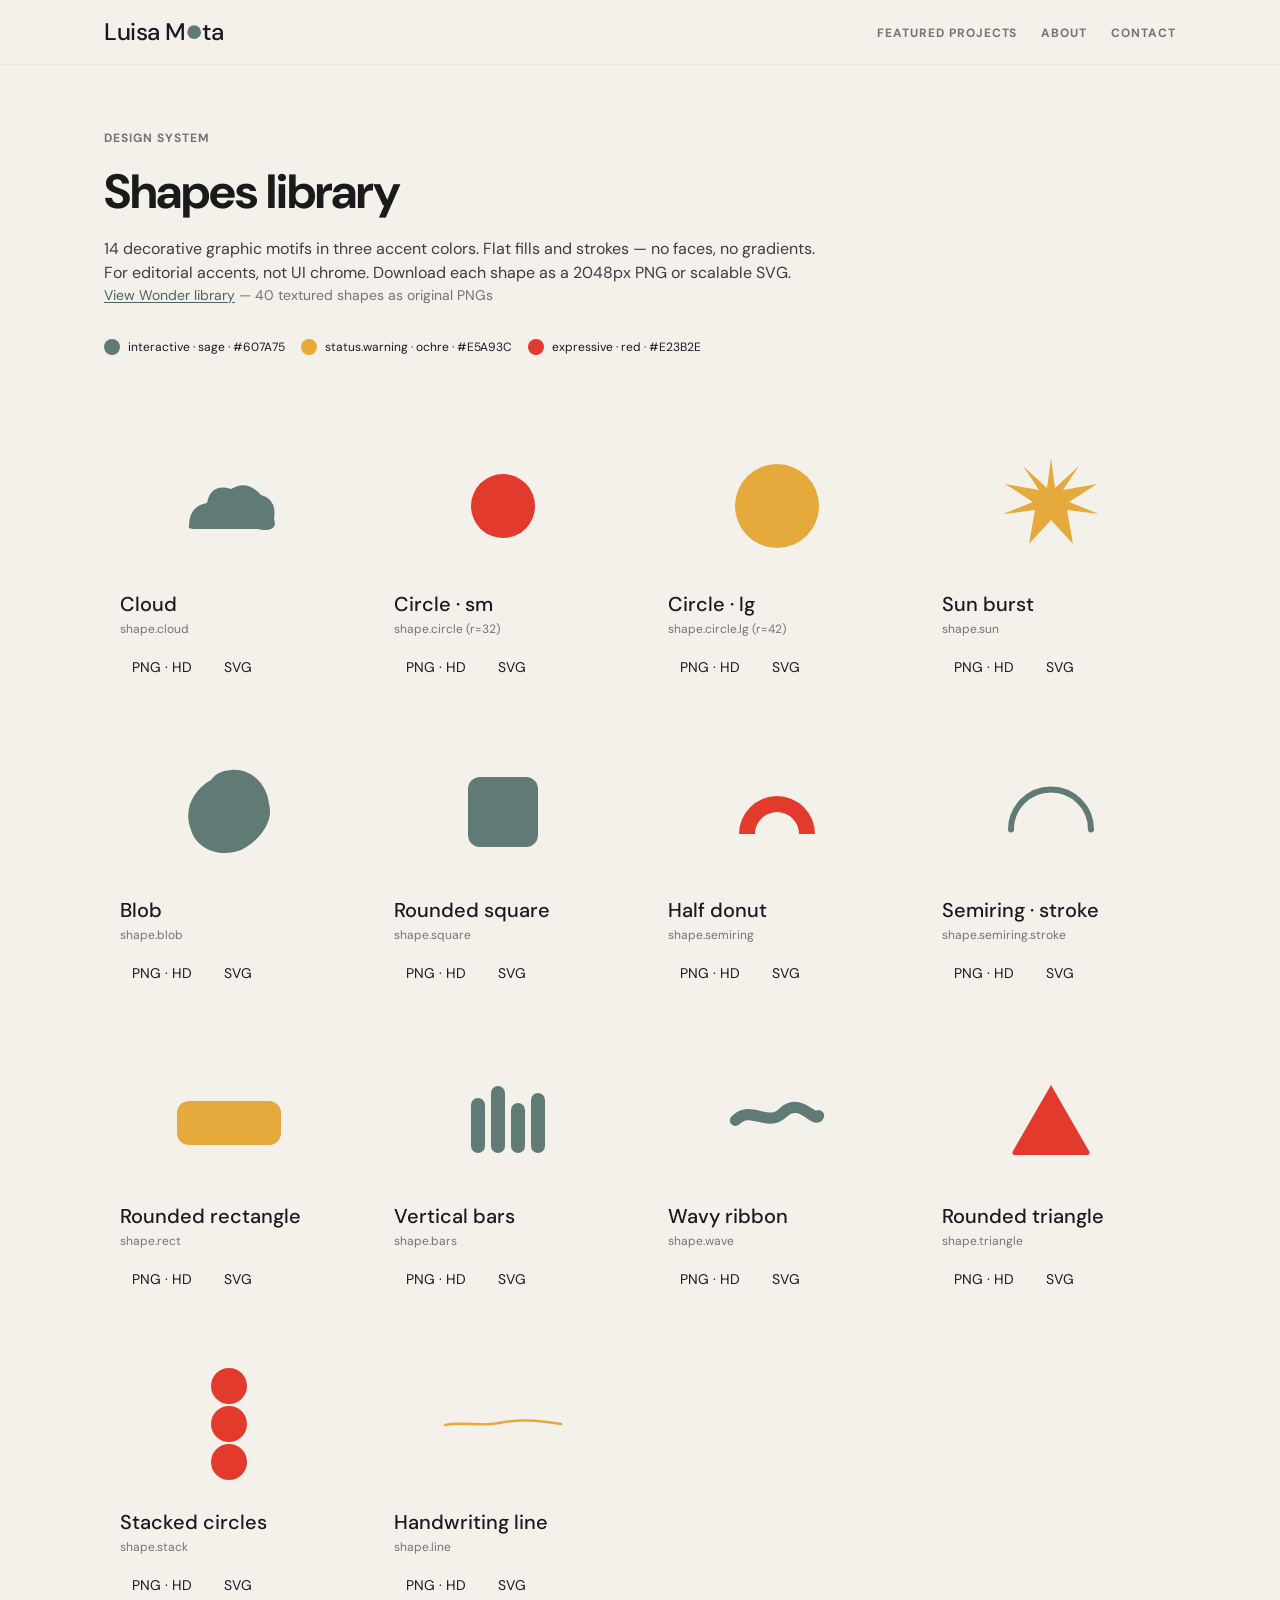
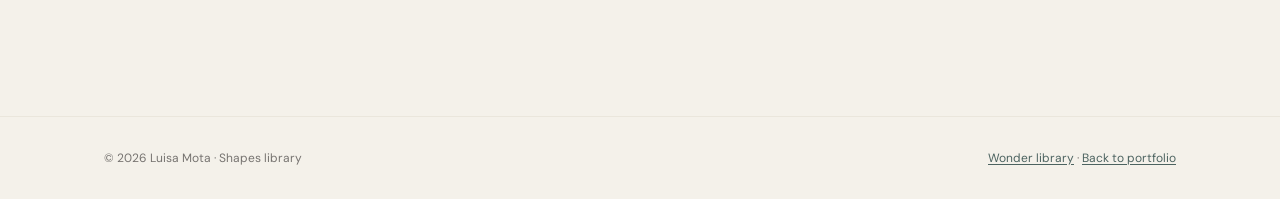
<file: shapes-catalog.html>
<!DOCTYPE html>
<html lang="en">
<head>
  <meta charset="UTF-8">
  <meta name="viewport" content="width=device-width, initial-scale=1.0">
  <meta name="description" content="Graphic shapes library — Luisa Mota portfolio design system">
  <title>Shapes Library — Luisa Mota</title>
  <link rel="stylesheet" href="css/base.css">
  <link rel="stylesheet" href="css/shapes-catalog.css">
</head>
<body>
  <header class="site-header">
    <div class="container">
      <nav class="site-nav" aria-label="Main">
        <a href="index.html" class="site-nav__brand type-heading-md" aria-label="Luisa Mota — Home">Luisa M<span class="site-nav__brand-circle" aria-hidden="true"><svg viewBox="0 0 100 100" xmlns="http://www.w3.org/2000/svg"><circle fill="currentColor" cx="50" cy="50" r="42"/></svg></span>ta</a>
        <ul class="site-nav__list">
          <li><a href="index.html#work" class="site-nav__link type-label">Featured projects</a></li>
          <li><a href="About/about.html" class="site-nav__link type-label">About</a></li>
          <li><a href="Contact/contact.html" class="site-nav__link type-label">Contact</a></li>
        </ul>
        <button class="site-nav__menu-btn" type="button" aria-expanded="false" aria-controls="mobile-nav" aria-label="Open menu">
          <svg width="20" height="20" viewBox="0 0 20 20" fill="none" aria-hidden="true">
            <path d="M2 5h16M2 10h16M2 15h16" stroke="currentColor" stroke-width="1.5"/>
          </svg>
        </button>
        <div id="mobile-nav" class="site-nav__mobile" hidden>
          <a href="index.html#work" class="site-nav__link type-label">Featured projects</a>
          <a href="About/about.html" class="site-nav__link type-label">About</a>
          <a href="Contact/contact.html" class="site-nav__link type-label">Contact</a>
        </div>
      </nav>
    </div>
  </header>

  <main class="shapes-catalog">
    <div class="container">
      <header class="shapes-catalog__header">
        <p class="type-label text-muted">Design system</p>
        <h1 class="type-heading-xl">Shapes library</h1>
        <p class="type-body text-secondary stack-4">
          14 decorative graphic motifs in three accent colors. Flat fills and strokes — no faces, no gradients. For editorial accents, not UI chrome. Download each shape as a 2048px PNG or scalable SVG.
        </p>
        <p class="type-body-sm text-secondary">
          <a href="Wonder/wonder.html" class="text-link">View Wonder library</a>
          <span class="text-muted"> — 40 textured shapes as original PNGs</span>
        </p>
        <div class="shapes-catalog__palette" aria-label="Accent colors">
          <div class="palette-swatch">
            <span class="palette-swatch__dot palette-swatch__dot--sage"></span>
            <span class="type-caption">interactive · sage · #607A75</span>
          </div>
          <div class="palette-swatch">
            <span class="palette-swatch__dot palette-swatch__dot--ochre"></span>
            <span class="type-caption">status.warning · ochre · #E5A93C</span>
          </div>
          <div class="palette-swatch">
            <span class="palette-swatch__dot palette-swatch__dot--red"></span>
            <span class="type-caption">expressive · red · #E23B2E</span>
          </div>
        </div>
      </header>

      <div class="shapes-catalog__grid">

        <article class="shape-card">
          <div class="shape-card__stage">
            <div class="shape-lib shape-lib--sage" aria-hidden="true">
              <svg viewBox="0 0 100 70" xmlns="http://www.w3.org/2000/svg">
                <path d="M10 55 Q10 35 28 32 Q32 12 52 18 Q68 8 82 24 Q98 28 95 48 Q100 62 78 58 L18 58 Q8 58 10 55Z"/>
              </svg>
            </div>
          </div>
          <div class="shape-card__meta">
            <h2 class="type-heading-sm">Cloud</h2>
            <p class="type-caption shape-card__token">shape.cloud</p>
          </div>
        </article>

        <article class="shape-card">
          <div class="shape-card__stage">
            <div class="shape-lib shape-lib--red" aria-hidden="true">
              <svg viewBox="0 0 100 100" xmlns="http://www.w3.org/2000/svg">
                <circle cx="50" cy="50" r="32"/>
              </svg>
            </div>
          </div>
          <div class="shape-card__meta">
            <h2 class="type-heading-sm">Circle · sm</h2>
            <p class="type-caption shape-card__token">shape.circle (r=32)</p>
          </div>
        </article>

        <article class="shape-card">
          <div class="shape-card__stage">
            <div class="shape-lib shape-lib--ochre" aria-hidden="true">
              <svg viewBox="0 0 100 100" xmlns="http://www.w3.org/2000/svg">
                <circle cx="50" cy="50" r="42"/>
              </svg>
            </div>
          </div>
          <div class="shape-card__meta">
            <h2 class="type-heading-sm">Circle · lg</h2>
            <p class="type-caption shape-card__token">shape.circle.lg (r=42)</p>
          </div>
        </article>

        <article class="shape-card">
          <div class="shape-card__stage">
            <div class="shape-lib shape-lib--ochre" aria-hidden="true">
              <svg viewBox="0 0 100 100" xmlns="http://www.w3.org/2000/svg">
                <polygon points="50,2 54,32 78,10 62,34 96,28 68,46 98,58 66,54 72,88 50,64 28,88 34,54 2,58 32,46 4,28 38,34 22,10 46,32"/>
              </svg>
            </div>
          </div>
          <div class="shape-card__meta">
            <h2 class="type-heading-sm">Sun burst</h2>
            <p class="type-caption shape-card__token">shape.sun</p>
          </div>
        </article>

        <article class="shape-card">
          <div class="shape-card__stage">
            <div class="shape-lib shape-lib--sage" aria-hidden="true">
              <svg viewBox="0 0 100 100" xmlns="http://www.w3.org/2000/svg">
                <path d="M52 8 C72 6 88 22 90 42 C95 58 82 78 62 88 C42 96 18 88 12 68 C4 48 14 28 32 18 C38 10 44 9 52 8Z"/>
              </svg>
            </div>
          </div>
          <div class="shape-card__meta">
            <h2 class="type-heading-sm">Blob</h2>
            <p class="type-caption shape-card__token">shape.blob</p>
          </div>
        </article>

        <article class="shape-card">
          <div class="shape-card__stage">
            <div class="shape-lib shape-lib--sage" aria-hidden="true">
              <svg viewBox="0 0 100 100" xmlns="http://www.w3.org/2000/svg">
                <rect x="15" y="15" width="70" height="70" rx="12" ry="12"/>
              </svg>
            </div>
          </div>
          <div class="shape-card__meta">
            <h2 class="type-heading-sm">Rounded square</h2>
            <p class="type-caption shape-card__token">shape.square</p>
          </div>
        </article>

        <article class="shape-card">
          <div class="shape-card__stage">
            <div class="shape-lib shape-lib--red" aria-hidden="true">
              <svg viewBox="0 0 100 60" xmlns="http://www.w3.org/2000/svg">
                <path d="M12 52 A38 38 0 0 1 88 52 L72 52 A22 22 0 0 0 28 52 Z"/>
              </svg>
            </div>
          </div>
          <div class="shape-card__meta">
            <h2 class="type-heading-sm">Half donut</h2>
            <p class="type-caption shape-card__token">shape.semiring</p>
          </div>
        </article>

        <article class="shape-card">
          <div class="shape-card__stage">
            <div class="shape-lib shape-lib--sage" aria-hidden="true">
              <svg viewBox="0 0 100 55" xmlns="http://www.w3.org/2000/svg">
                <path class="shape-stroke" stroke-width="6" d="M10 45 A40 40 0 0 1 90 45"/>
              </svg>
            </div>
          </div>
          <div class="shape-card__meta">
            <h2 class="type-heading-sm">Semiring · stroke</h2>
            <p class="type-caption shape-card__token">shape.semiring.stroke</p>
          </div>
        </article>

        <article class="shape-card">
          <div class="shape-card__stage">
            <div class="shape-lib shape-lib--wide shape-lib--ochre" aria-hidden="true">
              <svg viewBox="0 0 120 70" xmlns="http://www.w3.org/2000/svg">
                <rect x="8" y="18" width="104" height="44" rx="12" ry="12"/>
              </svg>
            </div>
          </div>
          <div class="shape-card__meta">
            <h2 class="type-heading-sm">Rounded rectangle</h2>
            <p class="type-caption shape-card__token">shape.rect</p>
          </div>
        </article>

        <article class="shape-card">
          <div class="shape-card__stage">
            <div class="shape-lib shape-lib--sage" aria-hidden="true">
              <svg viewBox="0 0 100 100" xmlns="http://www.w3.org/2000/svg">
                <rect x="18" y="30" width="14" height="55" rx="7"/>
                <rect x="38" y="18" width="14" height="67" rx="7"/>
                <rect x="58" y="35" width="14" height="50" rx="7"/>
                <rect x="78" y="25" width="14" height="60" rx="7"/>
              </svg>
            </div>
          </div>
          <div class="shape-card__meta">
            <h2 class="type-heading-sm">Vertical bars</h2>
            <p class="type-caption shape-card__token">shape.bars</p>
          </div>
        </article>

        <article class="shape-card">
          <div class="shape-card__stage">
            <div class="shape-lib shape-lib--line shape-lib--sage" aria-hidden="true">
              <svg viewBox="0 0 120 50" xmlns="http://www.w3.org/2000/svg">
                <path class="shape-stroke" stroke-width="14" d="M8 28 C28 8 48 38 68 18 S108 32 112 22"/>
              </svg>
            </div>
          </div>
          <div class="shape-card__meta">
            <h2 class="type-heading-sm">Wavy ribbon</h2>
            <p class="type-caption shape-card__token">shape.wave</p>
          </div>
        </article>

        <article class="shape-card">
          <div class="shape-card__stage">
            <div class="shape-lib shape-lib--red" aria-hidden="true">
              <svg viewBox="0 0 100 90" xmlns="http://www.w3.org/2000/svg">
                <path d="M50 12 L88 78 Q90 82 85 82 L15 82 Q10 82 12 78 Z"/>
              </svg>
            </div>
          </div>
          <div class="shape-card__meta">
            <h2 class="type-heading-sm">Rounded triangle</h2>
            <p class="type-caption shape-card__token">shape.triangle</p>
          </div>
        </article>

        <article class="shape-card">
          <div class="shape-card__stage">
            <div class="shape-lib shape-lib--tall shape-lib--red" aria-hidden="true">
              <svg viewBox="0 0 60 120" xmlns="http://www.w3.org/2000/svg">
                <circle cx="30" cy="22" r="18"/>
                <circle cx="30" cy="60" r="18"/>
                <circle cx="30" cy="98" r="18"/>
              </svg>
            </div>
          </div>
          <div class="shape-card__meta">
            <h2 class="type-heading-sm">Stacked circles</h2>
            <p class="type-caption shape-card__token">shape.stack</p>
          </div>
        </article>

        <article class="shape-card">
          <div class="shape-card__stage">
            <div class="shape-lib shape-lib--line shape-lib--ochre" aria-hidden="true">
              <svg viewBox="0 0 120 12" xmlns="http://www.w3.org/2000/svg">
                <path class="shape-stroke" stroke-width="2.5" d="M2 7 C20 3 38 9 56 5 S92 2 118 6"/>
              </svg>
            </div>
          </div>
          <div class="shape-card__meta">
            <h2 class="type-heading-sm">Handwriting line</h2>
            <p class="type-caption shape-card__token">shape.line</p>
          </div>
        </article>

      </div>
    </div>
  </main>

  <footer class="site-footer">
    <div class="container site-footer__inner">
      <p class="type-caption text-muted">© 2026 Luisa Mota · Shapes library</p>
      <p class="type-caption text-muted">
        <a href="Wonder/wonder.html" class="text-link">Wonder library</a>
        <span aria-hidden="true"> · </span>
        <a href="index.html" class="text-link">Back to portfolio</a>
      </p>
    </div>
  </footer>

  <script src="js/shapes-catalog.js"></script>
  <script>
    const menuBtn = document.querySelector('.site-nav__menu-btn');
    const mobileNav = document.getElementById('mobile-nav');
    menuBtn.addEventListener('click', () => {
      const isOpen = mobileNav.classList.toggle('is-open');
      mobileNav.hidden = !isOpen;
      menuBtn.setAttribute('aria-expanded', String(isOpen));
    });
  </script>
</body>
</html>
</file>
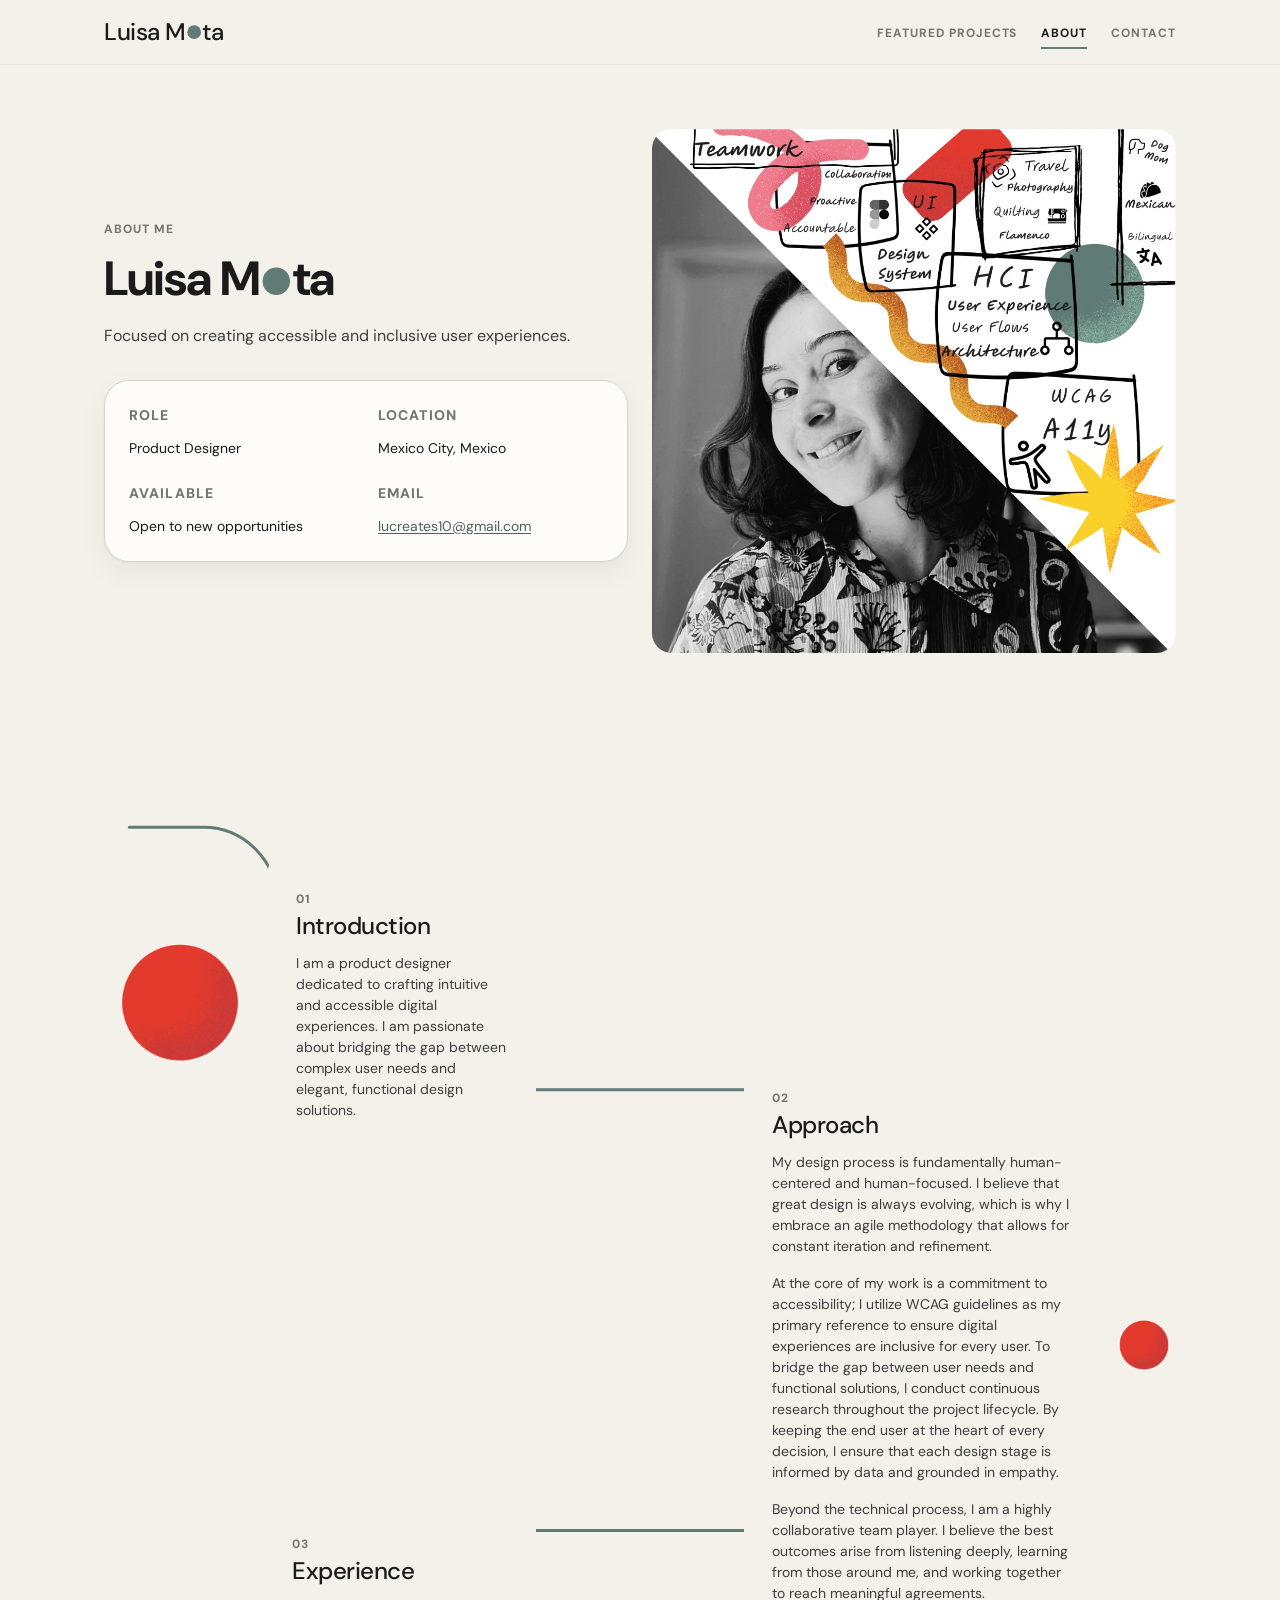
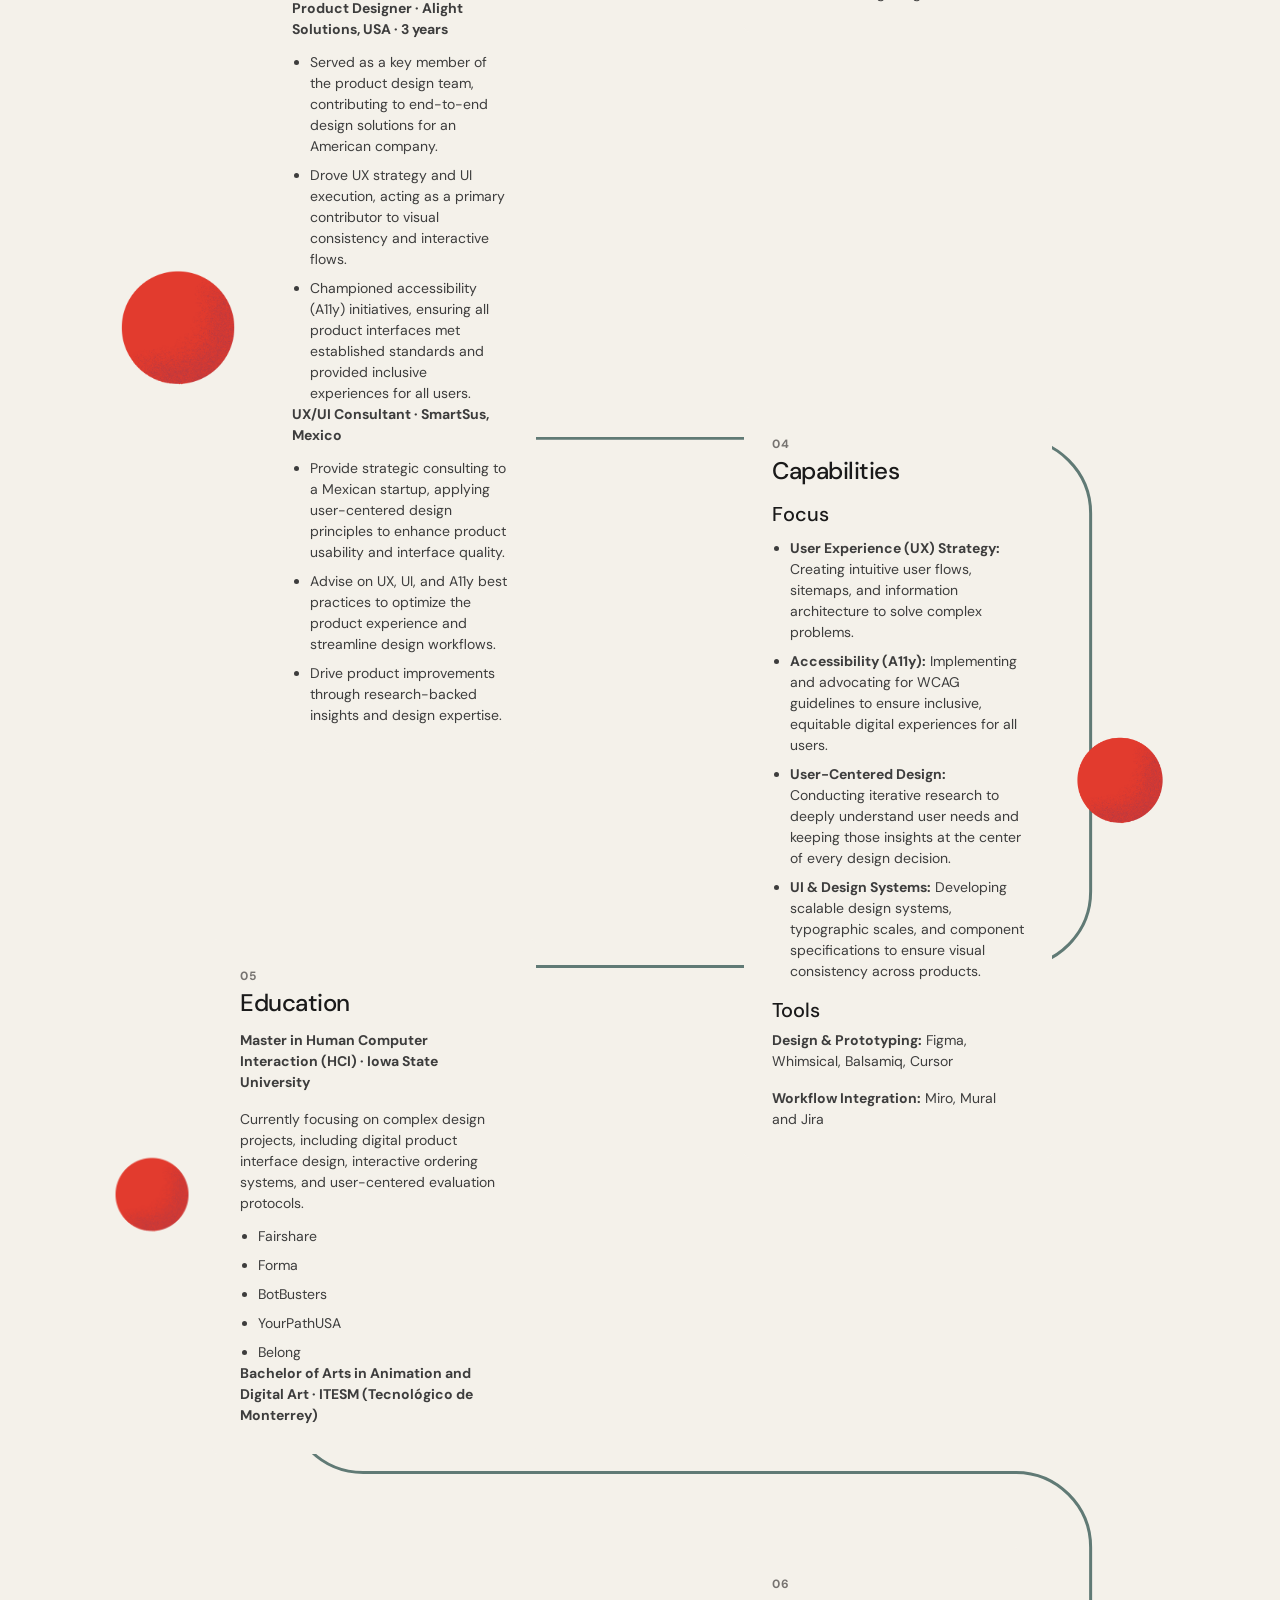
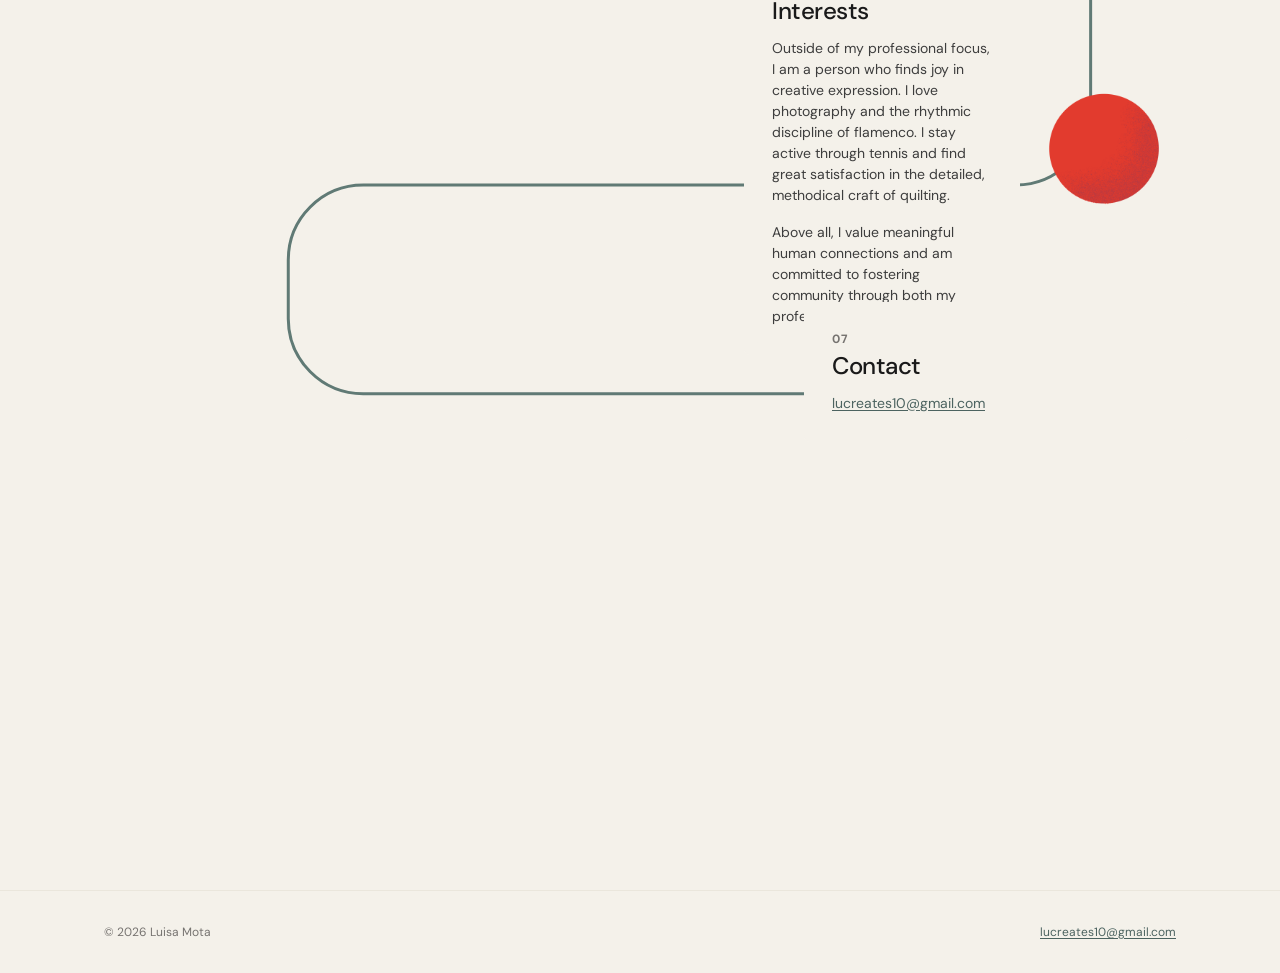
<file: About/about-me.html>
<!DOCTYPE html>
<html lang="en">
<head>
  <meta charset="UTF-8">
  <meta name="viewport" content="width=device-width, initial-scale=1.0">
  <meta name="description" content="About me — Luisa Mota journey, process, and values.">
  <title>About Me — Luisa Mota</title>
  <link rel="stylesheet" href="../css/base.css">
  <link rel="stylesheet" href="../css/about-me.css">
</head>
<body>
  <header class="site-header">
    <div class="container">
      <nav class="site-nav" aria-label="Main">
        <a href="../index.html" class="site-nav__brand type-heading-md" aria-label="Luisa Mota — Home">Luisa M<span class="site-nav__brand-circle" aria-hidden="true"><svg viewBox="0 0 100 100" xmlns="http://www.w3.org/2000/svg"><circle fill="currentColor" cx="50" cy="50" r="42"/></svg></span>ta</a>

        <ul class="site-nav__list">
          <li><a href="../index.html#work" class="site-nav__link type-label">Featured projects</a></li>
          <li><a href="about-me.html" class="site-nav__link type-label" aria-current="page">About</a></li>
          <li><a href="../Contact/contact.html" class="site-nav__link type-label">Contact</a></li>
        </ul>

        <button
          class="site-nav__menu-btn"
          type="button"
          aria-expanded="false"
          aria-controls="mobile-nav"
          aria-label="Open menu"
        >
          <svg width="20" height="20" viewBox="0 0 20 20" fill="none" aria-hidden="true">
            <path d="M2 5h16M2 10h16M2 15h16" stroke="currentColor" stroke-width="1.5"/>
          </svg>
        </button>

        <div id="mobile-nav" class="site-nav__mobile" hidden>
          <a href="../index.html#work" class="site-nav__link type-label">Featured projects</a>
          <a href="about-me.html" class="site-nav__link type-label" aria-current="page">About</a>
          <a href="../Contact/contact.html" class="site-nav__link type-label">Contact</a>
        </div>
      </nav>
    </div>
  </header>

  <main class="about-me-page">
    <section class="about-me section" aria-labelledby="about-me-heading">
      <div class="container">
        <div class="about-me__hero">
          <div class="grid hero__grid">
            <header class="about-me__header hero__content">
              <p class="type-label text-muted">About me</p>
              <h1 id="about-me-heading" class="type-heading-xl" aria-label="Luisa Mota">Luisa M<span class="hero-title__circle" aria-hidden="true"><svg viewBox="0 0 100 100" xmlns="http://www.w3.org/2000/svg"><circle fill="currentColor" cx="50" cy="50" r="42"/></svg></span>ta</h1>
              <p class="type-body text-secondary">
                Focused on creating accessible and inclusive user experiences.
              </p>

              <aside class="project-hero__meta about-me__meta-card" aria-label="Profile details">
                <dl class="project-hero__meta-list">
                  <div>
                    <dt class="type-label text-muted">Role</dt>
                    <dd class="type-body-sm stack-2">Product Designer</dd>
                  </div>
                  <div>
                    <dt class="type-label text-muted">Location</dt>
                    <dd class="type-body-sm stack-2">Mexico City, Mexico</dd>
                  </div>
                  <div>
                    <dt class="type-label text-muted">Available</dt>
                    <dd class="type-body-sm stack-2">Open to new opportunities</dd>
                  </div>
                  <div>
                    <dt class="type-label text-muted">Email</dt>
                    <dd class="type-body-sm stack-2">
                      <a href="mailto:lucreates10@gmail.com" class="text-link">lucreates10@gmail.com</a>
                    </dd>
                  </div>
                </dl>
              </aside>
            </header>

            <div class="hero__media" aria-hidden="true">
              <img
                class="hero__image"
                src="assets/about-me-hero.png"
                alt=""
                width="600"
                height="600"
              >
            </div>
          </div>
        </div>

        <div class="about-me__flow" role="list" aria-label="About me journey">
          <svg class="about-me__route about-me__route--desktop" viewBox="0 0 1024.5 3293.25" preserveAspectRatio="xMidYMid meet" aria-hidden="true">
            <path
              transform="matrix(0.749634, 0, 0, 0.749634, 0, 124.885088)"
              fill="none"
              stroke="currentColor"
              stroke-width="4"
              stroke-linecap="round"
              stroke-linejoin="miter"
              d="M 2.000976 1.99794 L 100.528209 1.99794 C 126.660749 1.99794 151.719849 12.378004 170.197614 30.855768 C 188.675378 49.333533 199.055442 74.397843 199.055442 100.525173 L 199.055442 251.880261 C 199.055442 307.11033 243.827284 351.882172 299.057352 351.882172 L 1100.531682 351.882172 C 1155.75654 351.882172 1200.528382 396.654013 1200.528382 451.878871 L 1200.528382 839.865024 C 1200.528382 895.095093 1155.75654 939.866935 1100.531682 939.866935 L 314.10115 939.866935 C 258.871081 939.866935 214.099239 984.633565 214.099239 1039.863634 L 214.099239 1517.581062 C 214.099239 1572.80592 258.871081 1617.577762 314.10115 1617.577762 L 1184.515362 1617.577762 C 1239.74022 1617.577762 1284.512061 1662.349604 1284.512061 1717.579672 L 1284.512061 2222.190428 C 1284.512061 2277.420497 1239.74022 2322.192339 1184.515362 2322.192339 L 314.10115 2322.192339 C 258.871081 2322.192339 214.099239 2366.964181 214.099239 2422.194249 L 214.099239 2897.050907 C 214.099239 2952.280975 258.871081 2997.052817 314.10115 2997.052817 L 1184.515362 2997.052817 C 1239.74022 2997.052817 1284.512061 3041.824659 1284.512061 3097.054728 L 1284.512061 3314.082479 C 1284.512061 3369.312548 1239.74022 3414.08439 1184.515362 3414.08439 L 314.10115 3414.08439 C 258.871081 3414.08439 214.099239 3458.856231 214.099239 3514.0863 L 214.099239 3592.47871 C 214.099239 3647.708779 258.871081 3692.480621 314.10115 3692.480621 L 1585.935151 3692.480621"
            />
          </svg>

          <svg class="about-me__route about-me__route--mobile" viewBox="0 0 48 1400" preserveAspectRatio="none" aria-hidden="true">
            <path d="M 24 8
              C 38 64 10 120 24 176
              C 38 232 10 288 24 344
              C 38 400 10 456 24 512
              C 38 568 10 624 24 680
              C 38 736 10 792 24 848
              C 38 904 10 960 24 1016
              C 38 1072 10 1128 24 1184
              C 38 1240 10 1296 24 1352"/>
          </svg>

          <article class="about-me-step about-me-step--left" role="listitem" id="introduction">
            <div class="about-me-step__shape about-me-step__shape--xl" aria-hidden="true">
              <img src="../Wonder/assets/wonder-circle-red.png" alt="" width="6400" height="6400">
            </div>
            <div class="about-me-step__content prose">
              <div class="about-me-step__heading">
                <p class="about-me-step__index type-label text-muted">01</p>
                <h2 class="type-heading-md">Introduction</h2>
              </div>
              <p class="type-body-sm text-secondary">I am a product designer dedicated to crafting intuitive and accessible digital experiences. I am passionate about bridging the gap between complex user needs and elegant, functional design solutions.</p>
            </div>
          </article>

          <article class="about-me-step about-me-step--right" role="listitem" id="approach">
            <div class="about-me-step__shape about-me-step__shape--sm" aria-hidden="true">
              <img src="../Wonder/assets/wonder-circle-red.png" alt="" width="6400" height="6400">
            </div>
            <div class="about-me-step__content prose">
              <div class="about-me-step__heading">
                <p class="about-me-step__index type-label text-muted">02</p>
                <h2 class="type-heading-md">Approach</h2>
              </div>
              <p class="type-body-sm text-secondary">My design process is fundamentally human-centered and human-focused. I believe that great design is always evolving, which is why I embrace an agile methodology that allows for constant iteration and refinement.</p>
              <p class="type-body-sm text-secondary">At the core of my work is a commitment to accessibility; I utilize WCAG guidelines as my primary reference to ensure digital experiences are inclusive for every user. To bridge the gap between user needs and functional solutions, I conduct continuous research throughout the project lifecycle. By keeping the end user at the heart of every decision, I ensure that each design stage is informed by data and grounded in empathy.</p>
              <p class="type-body-sm text-secondary">Beyond the technical process, I am a highly collaborative team player. I believe the best outcomes arise from listening deeply, learning from those around me, and working together to reach meaningful agreements.</p>
            </div>
          </article>

          <article class="about-me-step about-me-step--left" role="listitem" id="experience">
            <div class="about-me-step__shape about-me-step__shape--xl" aria-hidden="true">
              <img src="../Wonder/assets/wonder-circle-red.png" alt="" width="6400" height="6400">
            </div>
            <div class="about-me-step__content prose">
              <div class="about-me-step__heading">
                <p class="about-me-step__index type-label text-muted">03</p>
                <h2 class="type-heading-md">Experience</h2>
              </div>
              <p class="type-body-sm text-secondary"><strong>Product Designer · Alight Solutions, USA · 3 years</strong></p>
              <ul class="about-me-step__list type-body-sm text-secondary">
                <li>Served as a key member of the product design team, contributing to end-to-end design solutions for an American company.</li>
                <li>Drove UX strategy and UI execution, acting as a primary contributor to visual consistency and interactive flows.</li>
                <li>Championed accessibility (A11y) initiatives, ensuring all product interfaces met established standards and provided inclusive experiences for all users.</li>
              </ul>
              <p class="type-body-sm text-secondary"><strong>UX/UI Consultant · SmartSus, Mexico</strong></p>
              <ul class="about-me-step__list type-body-sm text-secondary">
                <li>Provide strategic consulting to a Mexican startup, applying user-centered design principles to enhance product usability and interface quality.</li>
                <li>Advise on UX, UI, and A11y best practices to optimize the product experience and streamline design workflows.</li>
                <li>Drive product improvements through research-backed insights and design expertise.</li>
              </ul>
            </div>
          </article>

          <article class="about-me-step about-me-step--right" role="listitem" id="capabilities">
            <div class="about-me-step__shape about-me-step__shape--ml" aria-hidden="true">
              <img src="../Wonder/assets/wonder-circle-red.png" alt="" width="6400" height="6400">
            </div>
            <div class="about-me-step__content prose">
              <div class="about-me-step__heading">
                <p class="about-me-step__index type-label text-muted">04</p>
                <h2 class="type-heading-md">Capabilities</h2>
              </div>
              <h3 class="type-heading-sm">Focus</h3>
              <ul class="about-me-step__list type-body-sm text-secondary">
                <li><strong>User Experience (UX) Strategy:</strong> Creating intuitive user flows, sitemaps, and information architecture to solve complex problems.</li>
                <li><strong>Accessibility (A11y):</strong> Implementing and advocating for WCAG guidelines to ensure inclusive, equitable digital experiences for all users.</li>
                <li><strong>User-Centered Design:</strong> Conducting iterative research to deeply understand user needs and keeping those insights at the center of every design decision.</li>
                <li><strong>UI &amp; Design Systems:</strong> Developing scalable design systems, typographic scales, and component specifications to ensure visual consistency across products.</li>
              </ul>
              <h3 class="type-heading-sm">Tools</h3>
              <p class="type-body-sm text-secondary"><strong>Design &amp; Prototyping:</strong> Figma, Whimsical, Balsamiq, Cursor</p>
              <p class="type-body-sm text-secondary"><strong>Workflow Integration:</strong> Miro, Mural and Jira</p>
            </div>
          </article>

          <article class="about-me-step about-me-step--left" role="listitem" id="education">
            <div class="about-me-step__shape about-me-step__shape--md" aria-hidden="true">
              <img src="../Wonder/assets/wonder-circle-red.png" alt="" width="6400" height="6400">
            </div>
            <div class="about-me-step__content prose">
              <div class="about-me-step__heading">
                <p class="about-me-step__index type-label text-muted">05</p>
                <h2 class="type-heading-md">Education</h2>
              </div>
              <p class="type-body-sm text-secondary"><strong>Master in Human Computer Interaction (HCI) · Iowa State University</strong></p>
              <p class="type-body-sm text-secondary">Currently focusing on complex design projects, including digital product interface design, interactive ordering systems, and user-centered evaluation protocols.</p>
              <ul class="about-me-step__list type-body-sm text-secondary">
                <li>Fairshare</li>
                <li>Forma</li>
                <li>BotBusters</li>
                <li>YourPathUSA</li>
                <li>Belong</li>
              </ul>
              <p class="type-body-sm text-secondary"><strong>Bachelor of Arts in Animation and Digital Art · ITESM (Tecnológico de Monterrey)</strong></p>
            </div>
          </article>

          <article class="about-me-step about-me-step--right" role="listitem" id="interests">
            <div class="about-me-step__shape about-me-step__shape--xl" aria-hidden="true">
              <img src="../Wonder/assets/wonder-circle-red.png" alt="" width="6400" height="6400">
            </div>
            <div class="about-me-step__content prose">
              <div class="about-me-step__heading">
                <p class="about-me-step__index type-label text-muted">06</p>
                <h2 class="type-heading-md">Interests</h2>
              </div>
              <p class="type-body-sm text-secondary">Outside of my professional focus, I am a person who finds joy in creative expression. I love photography and the rhythmic discipline of flamenco. I stay active through tennis and find great satisfaction in the detailed, methodical craft of quilting.</p>
              <p class="type-body-sm text-secondary">Above all, I value meaningful human connections and am committed to fostering community through both my professional and personal life.</p>
            </div>
          </article>

          <article class="about-me-step about-me-step--right about-me-step--contact" role="listitem" id="contact">
            <div class="about-me-step__content">
              <div class="about-me-step__heading">
                <p class="about-me-step__index type-label text-muted">07</p>
                <h2 class="type-heading-md">Contact</h2>
              </div>
              <p class="type-body-sm">
                <a href="mailto:lucreates10@gmail.com" class="text-link">lucreates10@gmail.com</a>
              </p>
            </div>
          </article>
        </div>
      </div>
    </section>
  </main>

  <footer class="site-footer">
    <div class="container site-footer__inner">
      <p class="type-caption text-muted">© 2026 Luisa Mota</p>
      <p class="type-caption text-muted">
        <a href="mailto:lucreates10@gmail.com" class="text-link">lucreates10@gmail.com</a>
      </p>
    </div>
  </footer>

  <script>
    const menuBtn = document.querySelector('.site-nav__menu-btn');
    const mobileNav = document.getElementById('mobile-nav');

    menuBtn.addEventListener('click', () => {
      const isOpen = mobileNav.classList.toggle('is-open');
      mobileNav.hidden = !isOpen;
      menuBtn.setAttribute('aria-expanded', String(isOpen));
      menuBtn.setAttribute('aria-label', isOpen ? 'Close menu' : 'Open menu');
    });
  </script>
</body>
</html>
</file>
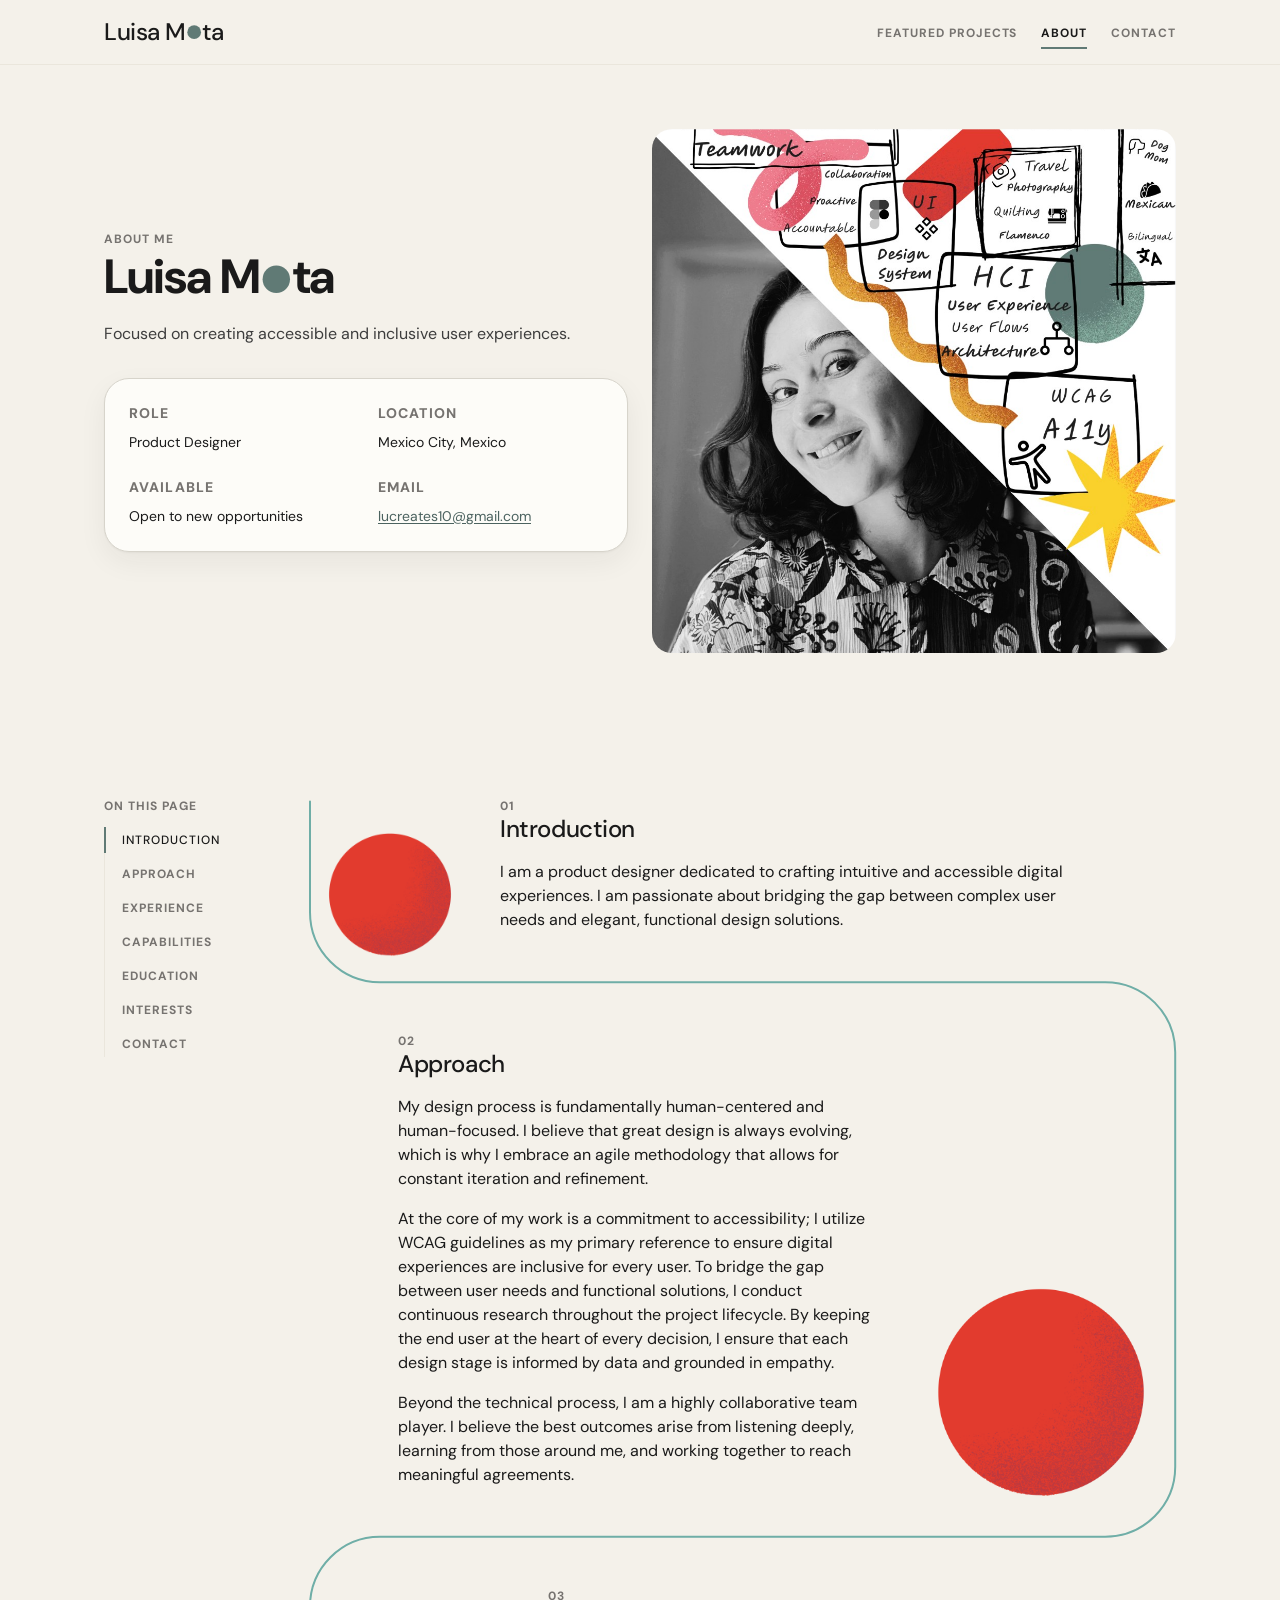
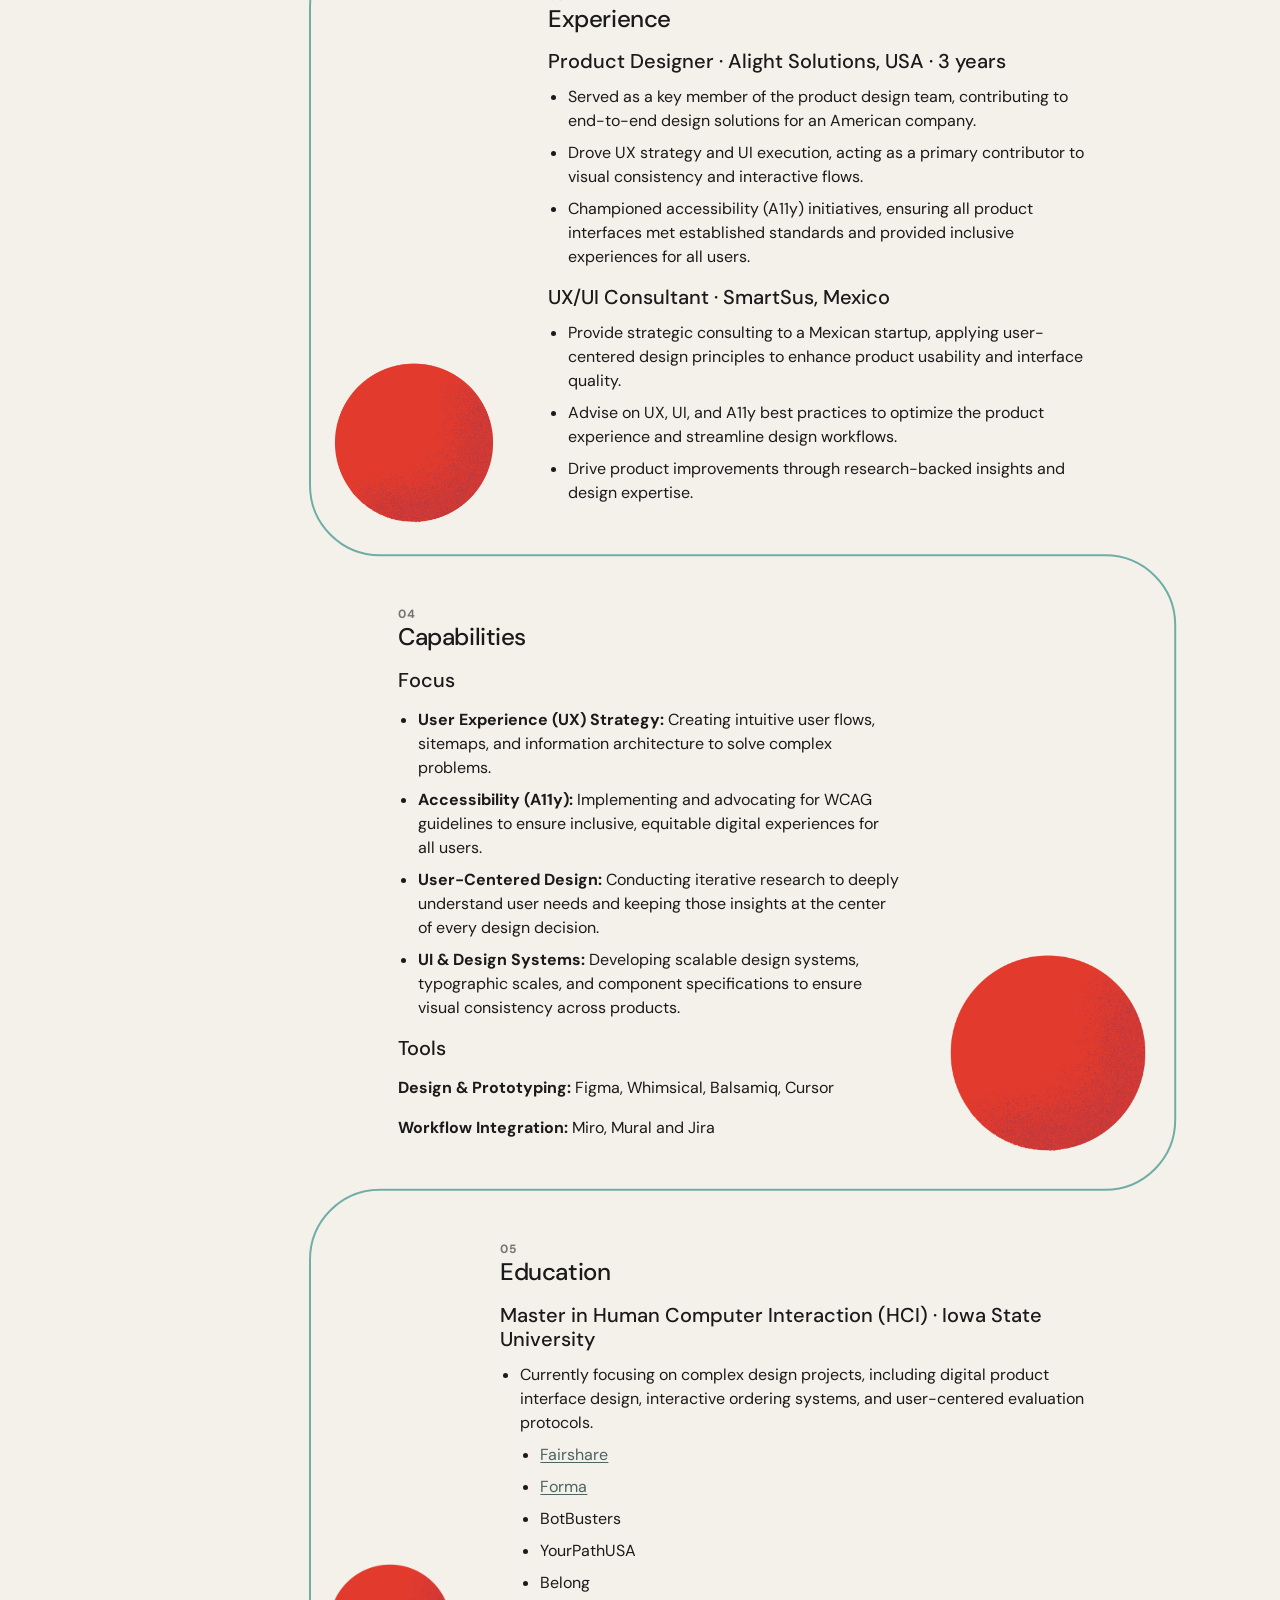
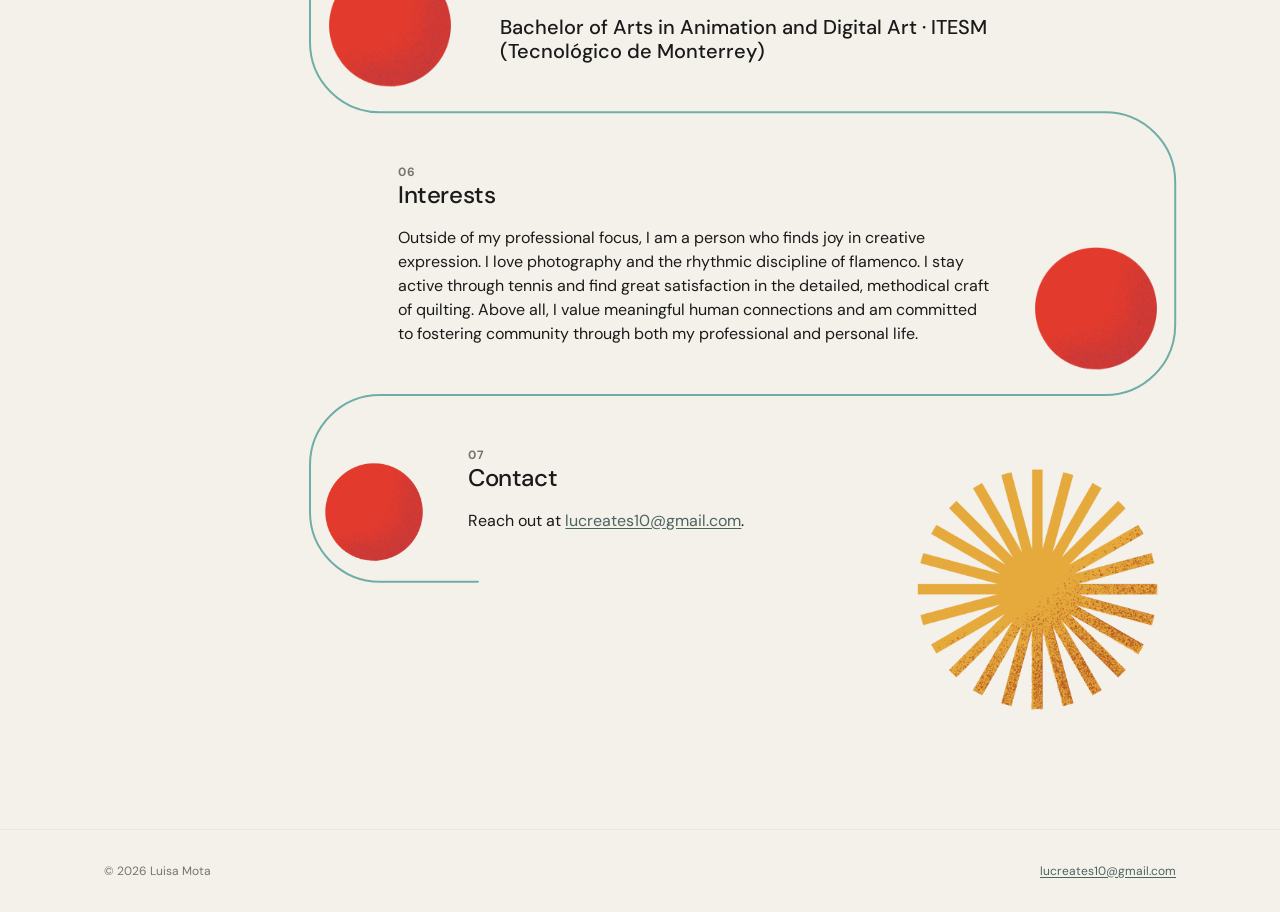
<file: About/about.html>
<!DOCTYPE html>
<html lang="en">
<head>
  <meta charset="UTF-8">
  <meta name="viewport" content="width=device-width, initial-scale=1.0">
  <meta name="description" content="About Luisa Mota — product designer focused on creating accessible and inclusive user experiences.">
  <title>About — Luisa Mota</title>
  <link rel="stylesheet" href="../css/base.css">
</head>
<body>
  <header class="site-header">
    <div class="container">
      <nav class="site-nav" aria-label="Main">
        <a href="../index.html" class="site-nav__brand type-heading-md" aria-label="Luisa Mota — Home">Luisa M<span class="site-nav__brand-circle" aria-hidden="true"><svg viewBox="0 0 100 100" xmlns="http://www.w3.org/2000/svg"><circle fill="currentColor" cx="50" cy="50" r="42"/></svg></span>ta</a>

        <ul class="site-nav__list">
          <li><a href="../index.html#work" class="site-nav__link type-label">Featured projects</a></li>
          <li><a href="about.html" class="site-nav__link type-label" aria-current="page">About</a></li>
          <li><a href="../Contact/contact.html" class="site-nav__link type-label">Contact</a></li>
        </ul>

        <button
          class="site-nav__menu-btn"
          type="button"
          aria-expanded="false"
          aria-controls="mobile-nav"
          aria-label="Open menu"
        >
          <svg width="20" height="20" viewBox="0 0 20 20" fill="none" aria-hidden="true">
            <path d="M2 5h16M2 10h16M2 15h16" stroke="currentColor" stroke-width="1.5"/>
          </svg>
        </button>

        <div id="mobile-nav" class="site-nav__mobile" hidden>
          <a href="../index.html#work" class="site-nav__link type-label">Featured projects</a>
          <a href="about.html" class="site-nav__link type-label" aria-current="page">About</a>
          <a href="../Contact/contact.html" class="site-nav__link type-label">Contact</a>
        </div>
      </nav>
    </div>
  </header>

  <main>
    <section class="about-hero" aria-labelledby="about-heading">
      <div class="container">
        <div class="grid hero__grid about-hero__grid">
          <header class="about-hero__main hero__content">
            <p class="type-label text-muted">About Me</p>
            <h1 id="about-heading" class="type-heading-xl" aria-label="Luisa Mota">Luisa M<span class="hero-title__circle" aria-hidden="true"><svg viewBox="0 0 100 100" xmlns="http://www.w3.org/2000/svg"><circle fill="currentColor" cx="50" cy="50" r="42"/></svg></span>ta</h1>
            <p class="type-body about-hero__tagline text-secondary">
              Focused on creating accessible and inclusive user experiences.
            </p>
            <aside class="project-hero__meta about-hero__meta-card" aria-label="Profile details">
              <dl class="project-hero__meta-list about-hero__meta-list">
                <div>
                  <dt class="type-label text-muted">Role</dt>
                  <dd class="type-body-sm stack-2">Product Designer</dd>
                </div>
                <div>
                  <dt class="type-label text-muted">Location</dt>
                  <dd class="type-body-sm stack-2">Mexico City, Mexico</dd>
                </div>
                <div>
                  <dt class="type-label text-muted">Available</dt>
                  <dd class="type-body-sm stack-2">Open to new opportunities</dd>
                </div>
                <div>
                  <dt class="type-label text-muted">Email</dt>
                  <dd class="type-body-sm stack-2">
                    <a href="mailto:lucreates10@gmail.com" class="text-link">lucreates10@gmail.com</a>
                  </dd>
                </div>
              </dl>
            </aside>
          </header>

          <div class="hero__media" aria-hidden="true">
            <img
              class="hero__image"
              src="assets/about-me-hero.png"
              alt=""
              width="600"
              height="600"
            >
          </div>
        </div>
      </div>
    </section>

    <section class="about-content section" aria-label="About sections">
      <div class="container about-content__layout">
        <nav class="project-toc" aria-label="On this page">
          <p class="project-toc__title type-label text-muted">On this page</p>
          <ol class="project-toc__list">
            <li><a class="project-toc__link type-label" href="#introduction">Introduction</a></li>
            <li><a class="project-toc__link type-label" href="#approach">Approach</a></li>
            <li><a class="project-toc__link type-label" href="#experience">Experience</a></li>
            <li><a class="project-toc__link type-label" href="#capabilities">Capabilities</a></li>
            <li><a class="project-toc__link type-label" href="#education">Education</a></li>
            <li><a class="project-toc__link type-label" href="#interests">Interests</a></li>
            <li><a class="project-toc__link type-label" href="#contact">Contact</a></li>
          </ol>
        </nav>

        <div class="about-page__body">
          <svg class="about-route" id="about-route" aria-hidden="true">
            <path class="about-route__stroke" d="" />
          </svg>

          <article class="project-section about-section" id="introduction" aria-labelledby="introduction-heading">
            <div class="about-section__main">
              <p class="type-label text-muted">01</p>
              <h2 id="introduction-heading" class="type-heading-md project-section__title">Introduction</h2>
              <div class="prose project-section__content">
                <p>I am a product designer dedicated to crafting intuitive and accessible digital experiences. I am passionate about bridging the gap between complex user needs and elegant, functional design solutions.</p>
              </div>
            </div>
            <div class="about-section__shape" aria-hidden="true">
              <img src="../Wonder/assets/wonder-circle-red.png" alt="" width="160" height="160">
            </div>
          </article>

          <article class="project-section about-section" id="approach" aria-labelledby="approach-heading">
            <div class="about-section__main">
              <p class="type-label text-muted">02</p>
              <h2 id="approach-heading" class="type-heading-md project-section__title">Approach</h2>
              <div class="prose project-section__content">
                <p>My design process is fundamentally human-centered and human-focused. I believe that great design is always evolving, which is why I embrace an agile methodology that allows for constant iteration and refinement.</p>
                <p>At the core of my work is a commitment to accessibility; I utilize WCAG guidelines as my primary reference to ensure digital experiences are inclusive for every user. To bridge the gap between user needs and functional solutions, I conduct continuous research throughout the project lifecycle. By keeping the end user at the heart of every decision, I ensure that each design stage is informed by data and grounded in empathy.</p>
                <p>Beyond the technical process, I am a highly collaborative team player. I believe the best outcomes arise from listening deeply, learning from those around me, and working together to reach meaningful agreements.</p>
              </div>
            </div>
            <div class="about-section__shape" aria-hidden="true">
              <img src="../Wonder/assets/wonder-circle-red.png" alt="" width="160" height="160">
            </div>
          </article>

          <article class="project-section about-section" id="experience" aria-labelledby="experience-heading">
            <div class="about-section__main">
              <p class="type-label text-muted">03</p>
              <h2 id="experience-heading" class="type-heading-md project-section__title">Experience</h2>
              <div class="prose project-section__content">
                <h3 class="type-heading-sm">Product Designer · Alight Solutions, USA · 3 years</h3>
                <ul>
                  <li>Served as a key member of the product design team, contributing to end-to-end design solutions for an American company.</li>
                  <li>Drove UX strategy and UI execution, acting as a primary contributor to visual consistency and interactive flows.</li>
                  <li>Championed accessibility (A11y) initiatives, ensuring all product interfaces met established standards and provided inclusive experiences for all users.</li>
                </ul>
                <h3 class="type-heading-sm stack-4">UX/UI Consultant · SmartSus, Mexico</h3>
                <ul>
                  <li>Provide strategic consulting to a Mexican startup, applying user-centered design principles to enhance product usability and interface quality.</li>
                  <li>Advise on UX, UI, and A11y best practices to optimize the product experience and streamline design workflows.</li>
                  <li>Drive product improvements through research-backed insights and design expertise.</li>
                </ul>
              </div>
            </div>
            <div class="about-section__shape" aria-hidden="true">
              <img src="../Wonder/assets/wonder-circle-red.png" alt="" width="160" height="160">
            </div>
          </article>

          <article class="project-section about-section" id="capabilities" aria-labelledby="capabilities-heading">
            <div class="about-section__main">
              <p class="type-label text-muted">04</p>
              <h2 id="capabilities-heading" class="type-heading-md project-section__title">Capabilities</h2>
              <div class="about-capabilities">
                <div class="about-capabilities__item">
                  <h3 class="type-heading-sm project-section__subtitle">Focus</h3>
                  <div class="prose about-capabilities__content">
                    <ul>
                      <li><strong>User Experience (UX) Strategy:</strong> Creating intuitive user flows, sitemaps, and information architecture to solve complex problems.</li>
                      <li><strong>Accessibility (A11y):</strong> Implementing and advocating for WCAG guidelines to ensure inclusive, equitable digital experiences for all users.</li>
                      <li><strong>User-Centered Design:</strong> Conducting iterative research to deeply understand user needs and keeping those insights at the center of every design decision.</li>
                      <li><strong>UI &amp; Design Systems:</strong> Developing scalable design systems, typographic scales, and component specifications to ensure visual consistency across products.</li>
                    </ul>
                  </div>
                </div>
                <div class="about-capabilities__item">
                  <h3 class="type-heading-sm project-section__subtitle">Tools</h3>
                  <div class="prose about-capabilities__content">
                    <p><strong>Design &amp; Prototyping:</strong> Figma, Whimsical, Balsamiq, Cursor</p>
                    <p><strong>Workflow Integration:</strong> Miro, Mural and Jira</p>
                  </div>
                </div>
              </div>
            </div>
            <div class="about-section__shape" aria-hidden="true">
              <img src="../Wonder/assets/wonder-circle-red.png" alt="" width="160" height="160">
            </div>
          </article>

          <article class="project-section about-section" id="education" aria-labelledby="education-heading">
            <div class="about-section__main">
              <p class="type-label text-muted">05</p>
              <h2 id="education-heading" class="type-heading-md project-section__title">Education</h2>
              <div class="prose project-section__content">
                <h3 class="type-heading-sm">Master in Human Computer Interaction (HCI) · Iowa State University</h3>
                <ul>
                  <li>
                    Currently focusing on complex design projects, including digital product interface design, interactive ordering systems, and user-centered evaluation protocols.
                    <ul>
                      <li><a href="../Fairshare/fairshare.html" class="text-link">Fairshare</a></li>
                      <li><a href="../Forma/forma.html" class="text-link">Forma</a></li>
                      <li>BotBusters</li>
                      <li>YourPathUSA</li>
                      <li>Belong</li>
                    </ul>
                  </li>
                </ul>
                <h3 class="type-heading-sm stack-4">Bachelor of Arts in Animation and Digital Art · ITESM (Tecnológico de Monterrey)</h3>
              </div>
            </div>
            <div class="about-section__shape" aria-hidden="true">
              <img src="../Wonder/assets/wonder-circle-red.png" alt="" width="160" height="160">
            </div>
          </article>

          <article class="project-section about-section" id="interests" aria-labelledby="interests-heading">
            <div class="about-section__main">
              <p class="type-label text-muted">06</p>
              <h2 id="interests-heading" class="type-heading-md project-section__title">Interests</h2>
              <div class="prose project-section__content">
                <p>Outside of my professional focus, I am a person who finds joy in creative expression. I love photography and the rhythmic discipline of flamenco. I stay active through tennis and find great satisfaction in the detailed, methodical craft of quilting. Above all, I value meaningful human connections and am committed to fostering community through both my professional and personal life.</p>
              </div>
            </div>
            <div class="about-section__shape" aria-hidden="true">
              <img src="../Wonder/assets/wonder-circle-red.png" alt="" width="160" height="160">
            </div>
          </article>

          <article class="project-section about-section about-section--contact" id="contact" aria-labelledby="contact-heading">
            <div class="about-section__body">
              <div class="about-section__shape" aria-hidden="true">
                <img src="../Wonder/assets/wonder-circle-red.png" alt="" width="160" height="160">
              </div>
              <div class="about-section__main">
                <p class="type-label text-muted">07</p>
                <h2 id="contact-heading" class="type-heading-md project-section__title">Contact</h2>
                <div class="prose project-section__content">
                  <p>Reach out at <a href="mailto:lucreates10@gmail.com" class="text-link">lucreates10@gmail.com</a>.</p>
                </div>
              </div>
            </div>
            <div class="about-section__rays" aria-hidden="true">
              <img
                src="../Wonder/assets/wonder-rays-yellow.png"
                alt=""
                width="6400"
                height="6400"
              >
            </div>
          </article>
        </div>
      </div>
    </section>
  </main>

  <footer class="site-footer">
    <div class="container site-footer__inner">
      <p class="type-caption text-muted">© 2026 Luisa Mota</p>
      <p class="type-caption text-muted">
        <a href="mailto:lucreates10@gmail.com" class="text-link">lucreates10@gmail.com</a>
      </p>
    </div>
  </footer>

  <script src="../js/project-toc.js"></script>
  <script>
    const menuBtn = document.querySelector('.site-nav__menu-btn');
    const mobileNav = document.getElementById('mobile-nav');

    menuBtn.addEventListener('click', () => {
      const isOpen = mobileNav.classList.toggle('is-open');
      mobileNav.hidden = !isOpen;
      menuBtn.setAttribute('aria-expanded', String(isOpen));
      menuBtn.setAttribute('aria-label', isOpen ? 'Close menu' : 'Open menu');
    });

    function updateAboutRoute() {
      const body = document.querySelector('.about-page__body');
      const svg = document.getElementById('about-route');
      const pathEl = svg && svg.querySelector('.about-route__stroke');
      if (!body || !svg || !pathEl) return;

      if (window.matchMedia('(max-width: 700px)').matches) {
        pathEl.setAttribute('d', '');
        return;
      }

      const sections = [...body.querySelectorAll('.about-section')];
      const bodyRect = body.getBoundingClientRect();
      const width = body.offsetWidth;
      const height = body.offsetHeight;

      svg.setAttribute('viewBox', `0 0 ${width} ${height}`);
      svg.setAttribute('width', String(width));
      svg.setAttribute('height', String(height));

      const circles = sections.map((section, index) => {
        const shape = section.querySelector('.about-section__shape');
        const main = section.querySelector('.about-section__main');
        const shapeRect = shape.getBoundingClientRect();
        const contentRect = (main || section).getBoundingClientRect();
        const contentBottom = contentRect.bottom - bodyRect.top;

        return {
          left: shapeRect.left - bodyRect.left,
          top: shapeRect.top - bodyRect.top,
          right: shapeRect.right - bodyRect.left,
          bottom: shapeRect.bottom - bodyRect.top,
          exitY: contentBottom + 50,
          isLeft: index % 2 === 0,
        };
      });

      if (!circles.length) {
        pathEl.setAttribute('d', '');
        return;
      }

      const r = 70;
      const fmt = (n) => n.toFixed(1);
      const cmds = [];
      let x;
      let y;

      circles.forEach((circle, index) => {
        const exitY = circle.exitY;

        if (circle.isLeft) {
          const edgeX = circle.left;

          if (index === 0) {
            x = edgeX;
            y = Math.max(4, circle.top - 24);
            cmds.push(`M ${fmt(x)} ${fmt(y)}`);
            y = exitY - r;
            cmds.push(`V ${fmt(y)}`);
            x = edgeX + r;
            y = exitY;
            cmds.push(`A ${r} ${r} 0 0 0 ${fmt(x)} ${fmt(y)}`);
          } else {
            x = edgeX + r;
            cmds.push(`H ${fmt(x)}`);
            x = edgeX;
            y = y + r;
            cmds.push(`A ${r} ${r} 0 0 0 ${fmt(x)} ${fmt(y)}`);
            y = exitY - r;
            cmds.push(`V ${fmt(y)}`);
            x = edgeX + r;
            y = exitY;
            cmds.push(`A ${r} ${r} 0 0 0 ${fmt(x)} ${fmt(y)}`);
          }
        } else {
          const edgeX = circle.right;

          x = edgeX - r;
          cmds.push(`H ${fmt(x)}`);
          x = edgeX;
          y = y + r;
          cmds.push(`A ${r} ${r} 0 0 1 ${fmt(x)} ${fmt(y)}`);
          y = exitY - r;
          cmds.push(`V ${fmt(y)}`);
          x = edgeX - r;
          y = exitY;
          cmds.push(`A ${r} ${r} 0 0 1 ${fmt(x)} ${fmt(y)}`);
        }
      });

      const last = circles[circles.length - 1];
      if (last.isLeft) {
        x = Math.min(width - 24, last.right + 40);
        cmds.push(`H ${fmt(x)}`);
      } else {
        x = Math.max(24, last.left - 40);
        cmds.push(`H ${fmt(x)}`);
      }

      pathEl.setAttribute('d', cmds.join(' '));
    }

    window.addEventListener('load', updateAboutRoute);
    window.addEventListener('resize', updateAboutRoute);
    if (document.fonts && document.fonts.ready) {
      document.fonts.ready.then(updateAboutRoute);
    }
    updateAboutRoute();
  </script>
</body>
</html>
</file>
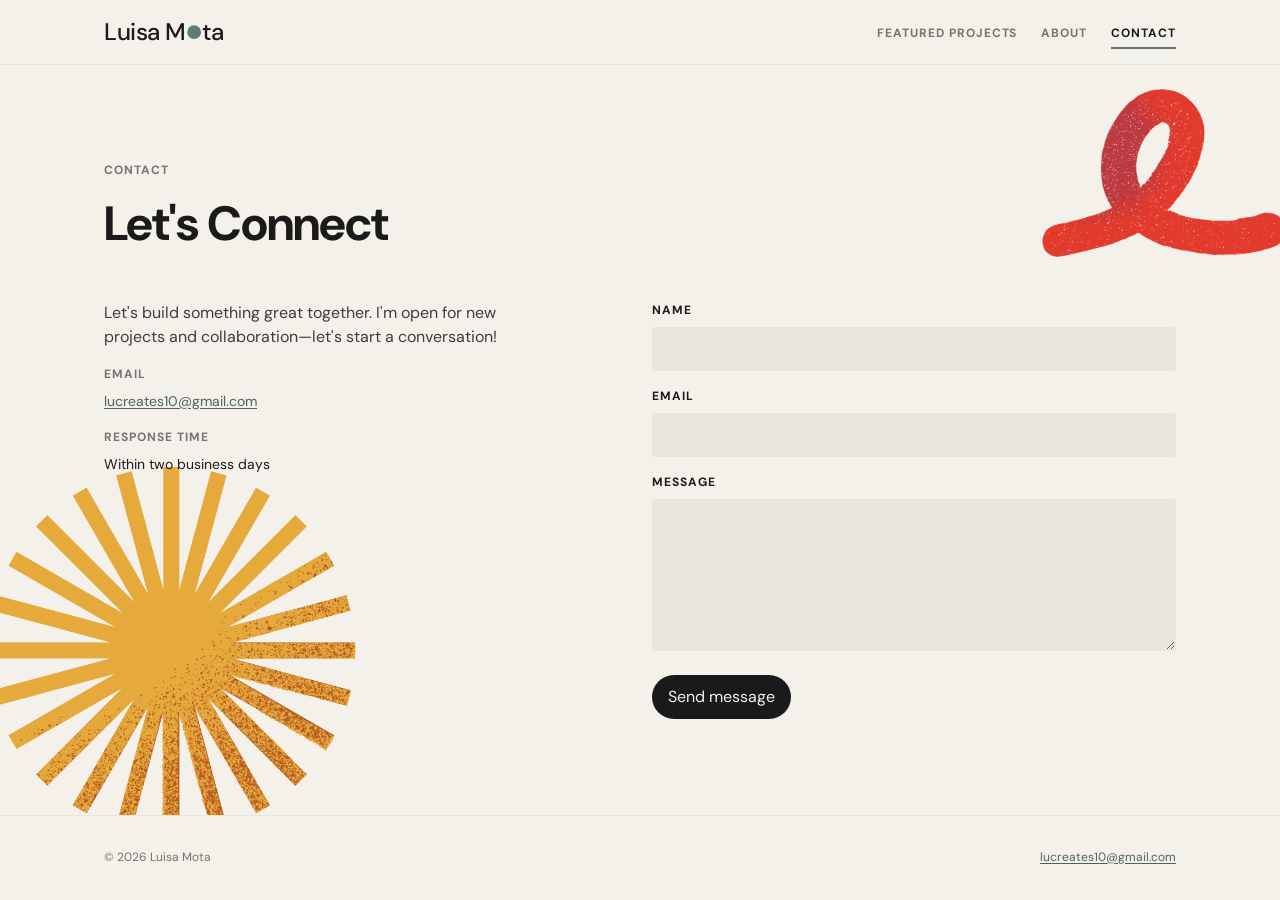
<file: Contact/contact.html>
<!DOCTYPE html>
<html lang="en">
<head>
  <meta charset="UTF-8">
  <meta name="viewport" content="width=device-width, initial-scale=1.0">
  <meta name="description" content="Contact Luisa Mota — product design and design system engagements.">
  <title>Contact — Luisa Mota</title>
  <link rel="stylesheet" href="../css/base.css">
</head>
<body>
  <header class="site-header">
    <div class="container">
      <nav class="site-nav" aria-label="Main">
        <a href="../index.html" class="site-nav__brand type-heading-md" aria-label="Luisa Mota — Home">Luisa M<span class="site-nav__brand-circle" aria-hidden="true"><svg viewBox="0 0 100 100" xmlns="http://www.w3.org/2000/svg"><circle fill="currentColor" cx="50" cy="50" r="42"/></svg></span>ta</a>

        <ul class="site-nav__list">
          <li><a href="../index.html#work" class="site-nav__link type-label">Featured projects</a></li>
          <li><a href="../About/about.html" class="site-nav__link type-label">About</a></li>
          <li><a href="contact.html" class="site-nav__link type-label" aria-current="page">Contact</a></li>
        </ul>

        <button
          class="site-nav__menu-btn"
          type="button"
          aria-expanded="false"
          aria-controls="mobile-nav"
          aria-label="Open menu"
        >
          <svg width="20" height="20" viewBox="0 0 20 20" fill="none" aria-hidden="true">
            <path d="M2 5h16M2 10h16M2 15h16" stroke="currentColor" stroke-width="1.5"/>
          </svg>
        </button>

        <div id="mobile-nav" class="site-nav__mobile" hidden>
          <a href="../index.html#work" class="site-nav__link type-label">Featured projects</a>
          <a href="../About/about.html" class="site-nav__link type-label">About</a>
          <a href="contact.html" class="site-nav__link type-label" aria-current="page">Contact</a>
        </div>
      </nav>
    </div>
  </header>

  <main>
    <section class="section contact-page" aria-labelledby="contact-page-heading">
      <div class="contact-page__decor" aria-hidden="true">
        <img
          class="contact-page__shape contact-page__shape--loopy"
          src="../Wonder/assets/wonder-loopy-red.png"
          alt=""
          width="6400"
          height="6400"
        >
        <img
          class="contact-page__shape contact-page__shape--sun"
          src="../Wonder/assets/wonder-rays-yellow.png"
          alt=""
          width="6400"
          height="6400"
        >
      </div>

      <div class="container">
        <header class="section-header">
          <p class="type-label text-muted">Contact</p>
          <h1 id="contact-page-heading" class="type-heading-xl">Let's Connect</h1>
        </header>

        <div class="grid contact__grid">
          <div class="contact__intro">
            <p class="type-body text-secondary prose">
              Let's build something great together. I'm open for new projects and collaboration—let's start a conversation!
            </p>
            <dl class="about__list stack-4">
              <div>
                <dt class="type-label text-muted">Email</dt>
                <dd class="type-body-sm stack-2">
                  <a href="mailto:lucreates10@gmail.com" class="text-link">lucreates10@gmail.com</a>
                </dd>
              </div>
              <div>
                <dt class="type-label text-muted">Response time</dt>
                <dd class="type-body-sm stack-2">Within two business days</dd>
              </div>
            </dl>
          </div>

          <form class="contact__form" action="#" method="post">
            <div class="field">
              <label for="contact-name" class="field__label type-label">Name</label>
              <input
                type="text"
                id="contact-name"
                name="name"
                class="field__input"
                autocomplete="name"
                required
              >
            </div>
            <div class="field">
              <label for="contact-email" class="field__label type-label">Email</label>
              <input
                type="email"
                id="contact-email"
                name="email"
                class="field__input"
                autocomplete="email"
                required
              >
            </div>
            <div class="field">
              <label for="contact-message" class="field__label type-label">Message</label>
              <textarea
                id="contact-message"
                name="message"
                class="field__input field__textarea"
                rows="6"
                required
              ></textarea>
            </div>
            <div class="contact__actions">
              <button type="submit" class="btn btn--primary">Send message</button>
            </div>
          </form>
        </div>
      </div>
    </section>
  </main>

  <footer class="site-footer">
    <div class="container site-footer__inner">
      <p class="type-caption text-muted">© 2026 Luisa Mota</p>
      <p class="type-caption text-muted">
        <a href="mailto:lucreates10@gmail.com" class="text-link">lucreates10@gmail.com</a>
      </p>
    </div>
  </footer>

  <script>
    const menuBtn = document.querySelector('.site-nav__menu-btn');
    const mobileNav = document.getElementById('mobile-nav');

    menuBtn.addEventListener('click', () => {
      const isOpen = mobileNav.classList.toggle('is-open');
      mobileNav.hidden = !isOpen;
      menuBtn.setAttribute('aria-expanded', String(isOpen));
      menuBtn.setAttribute('aria-label', isOpen ? 'Close menu' : 'Open menu');
    });
  </script>
</body>
</html>
</file>
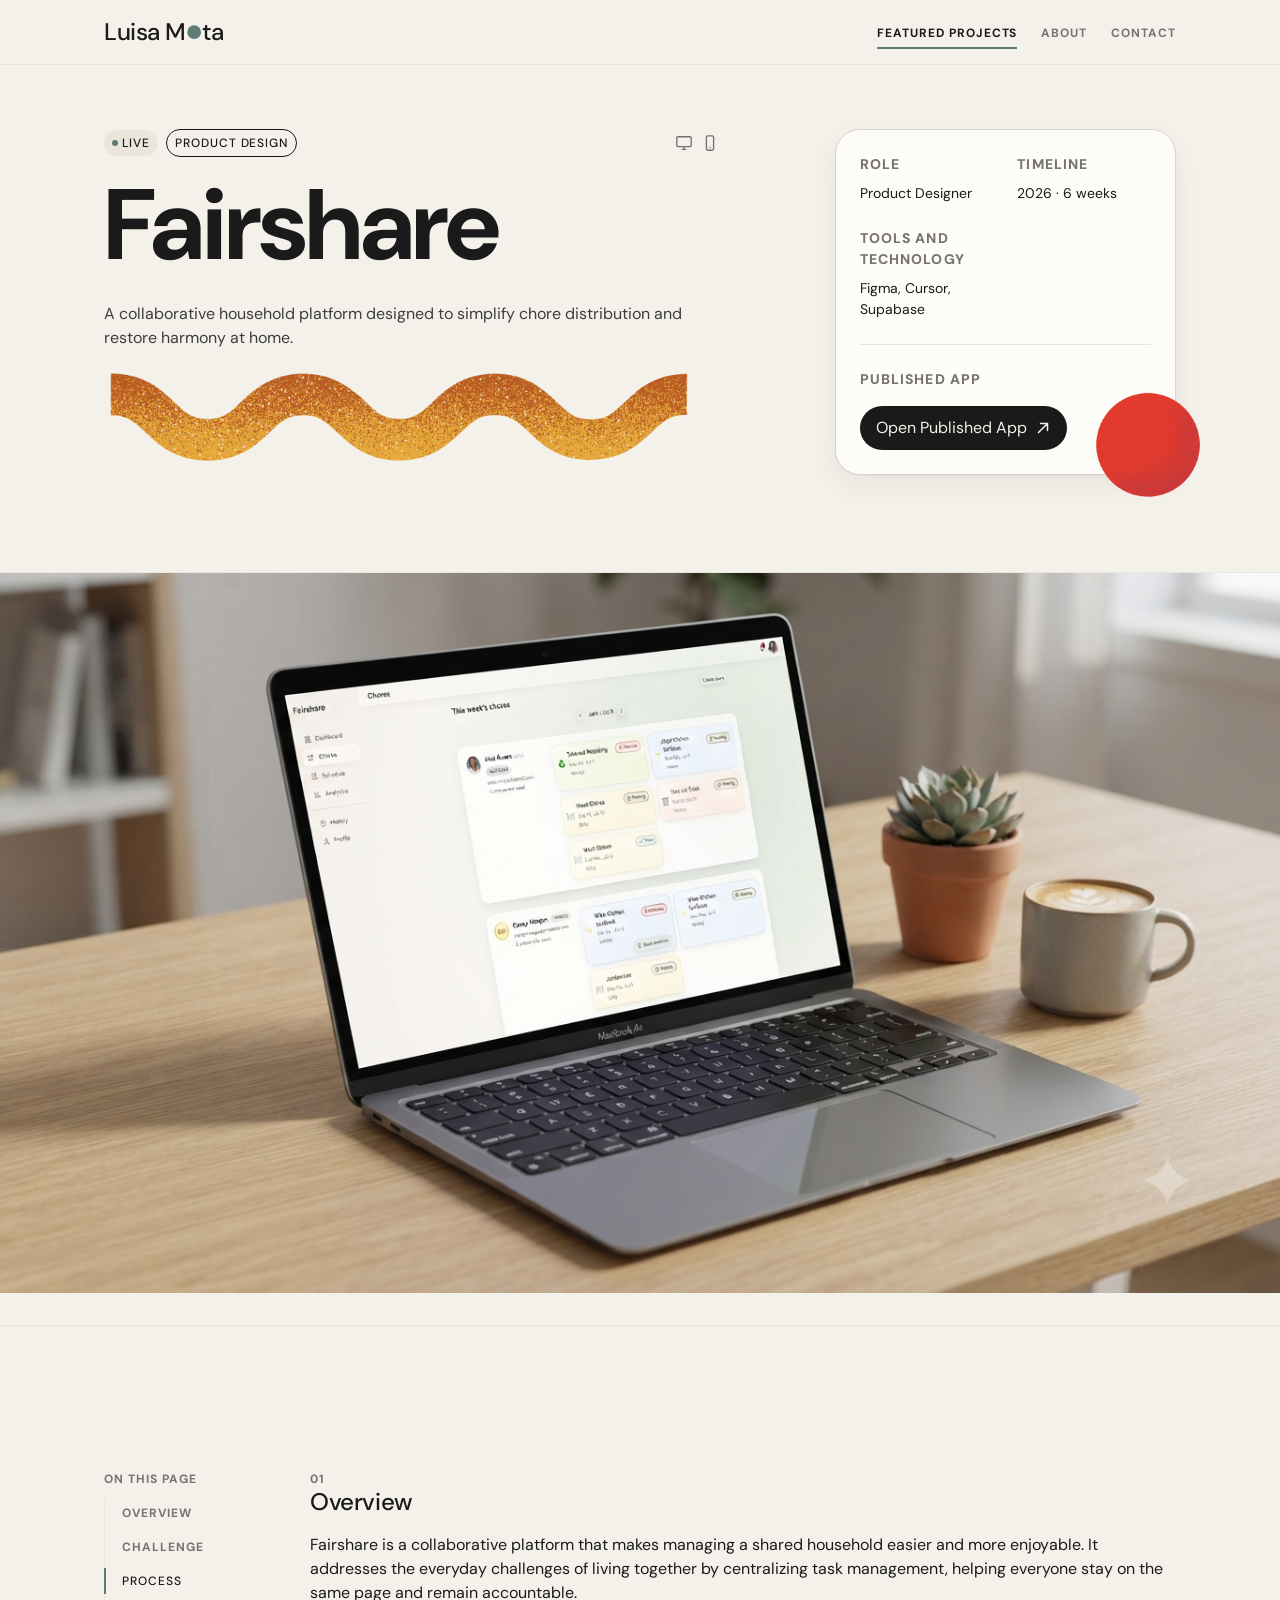
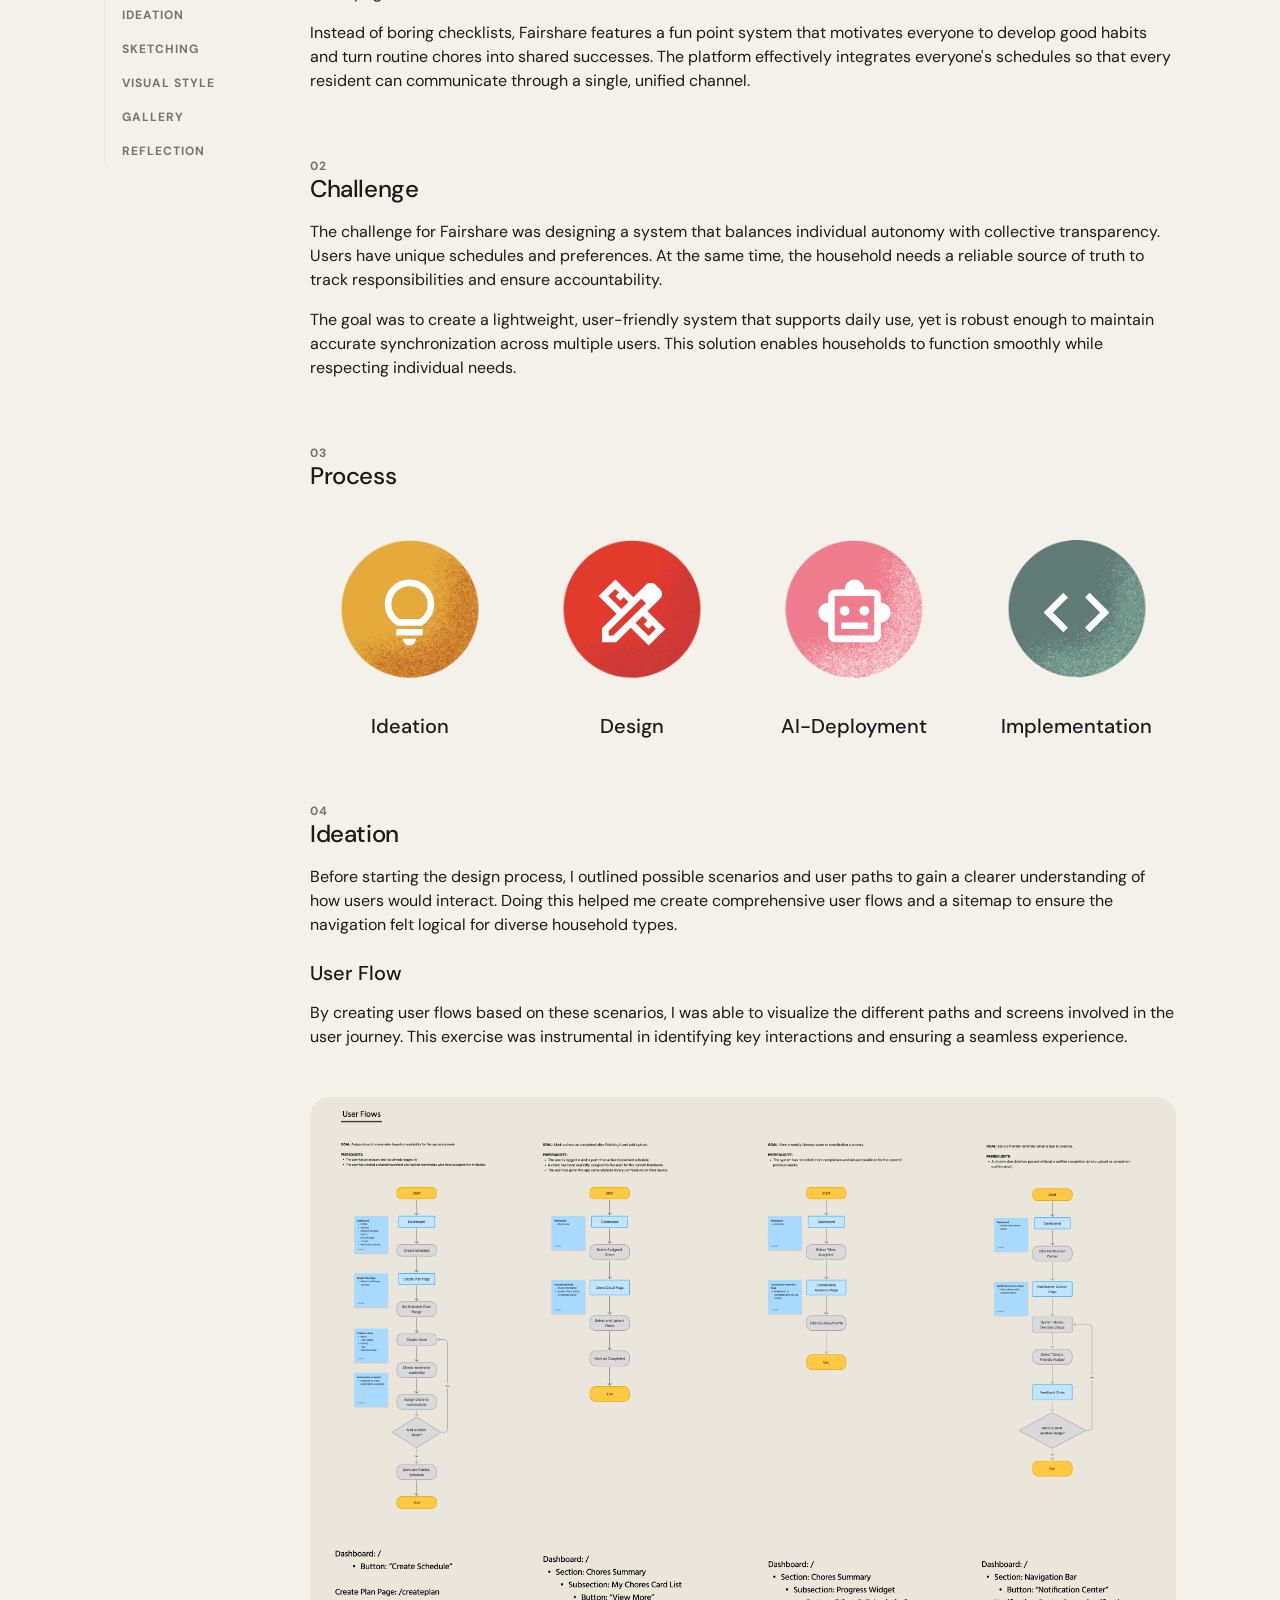
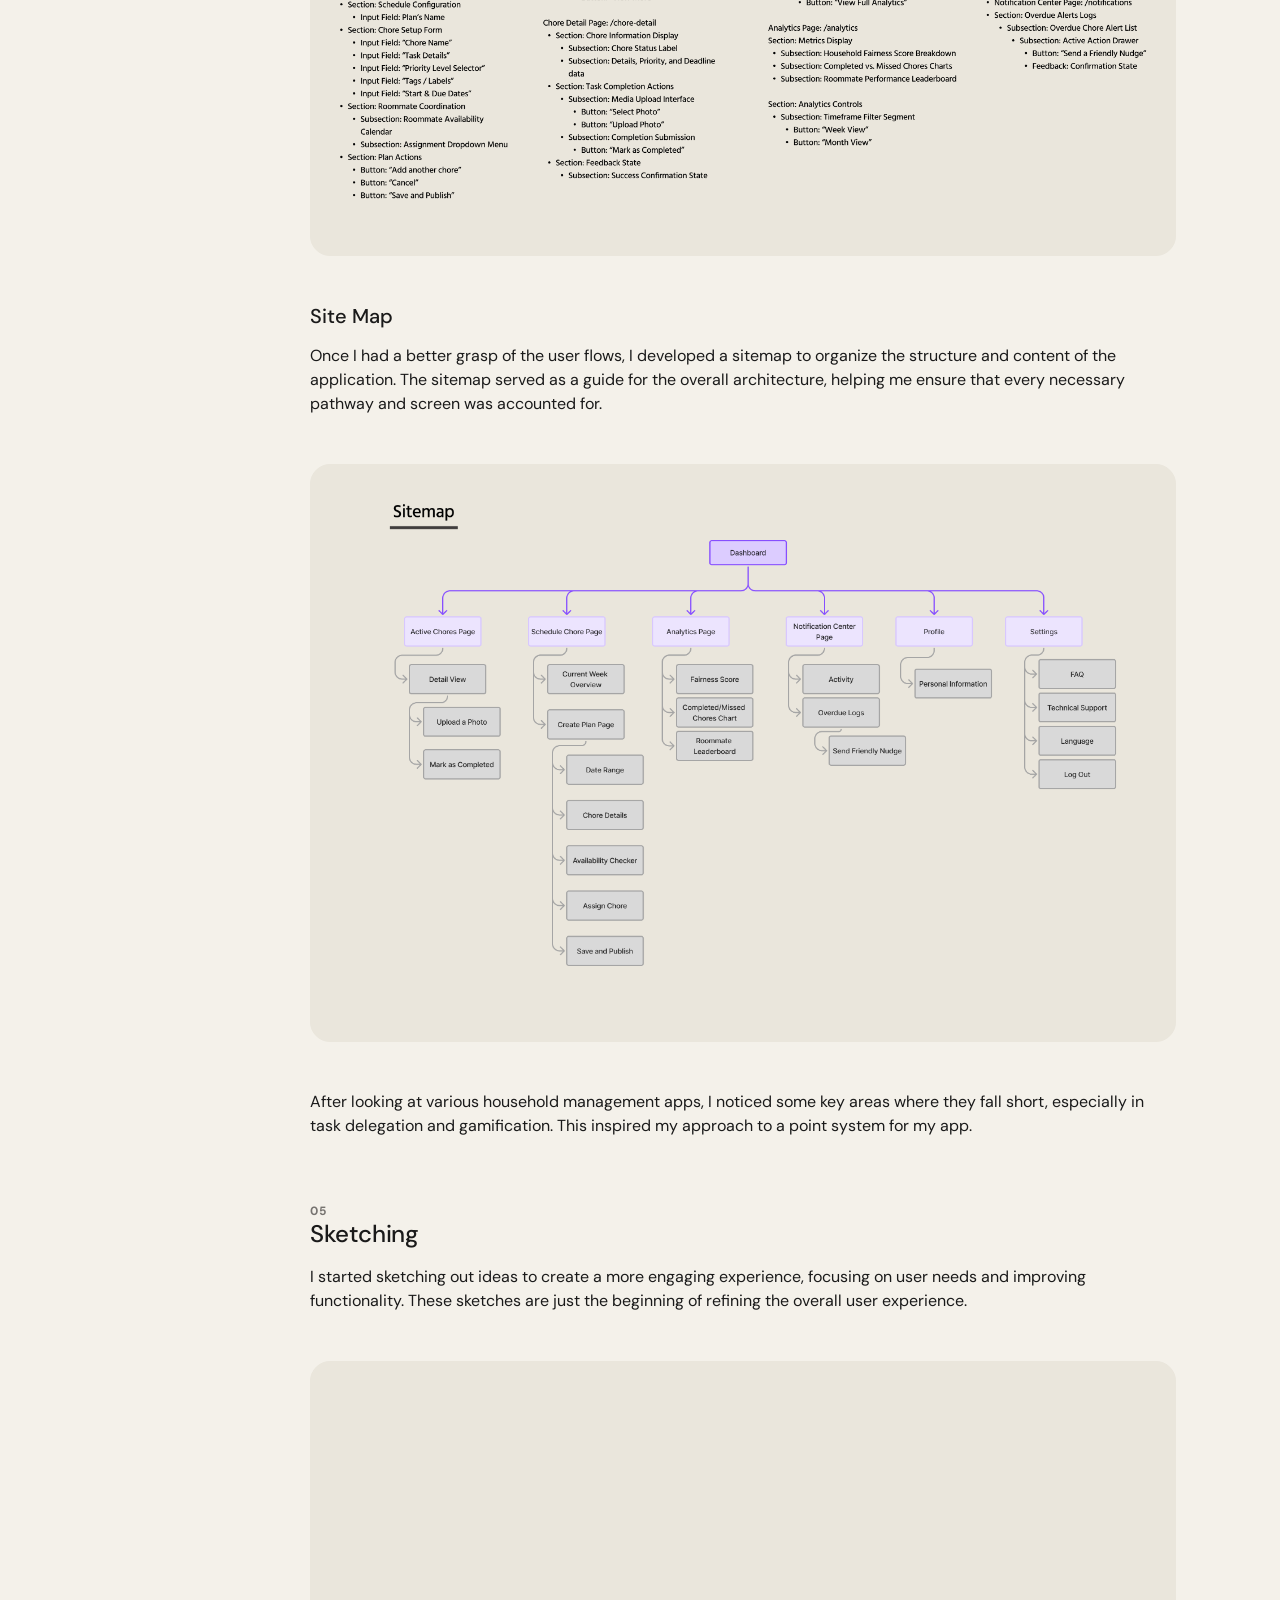
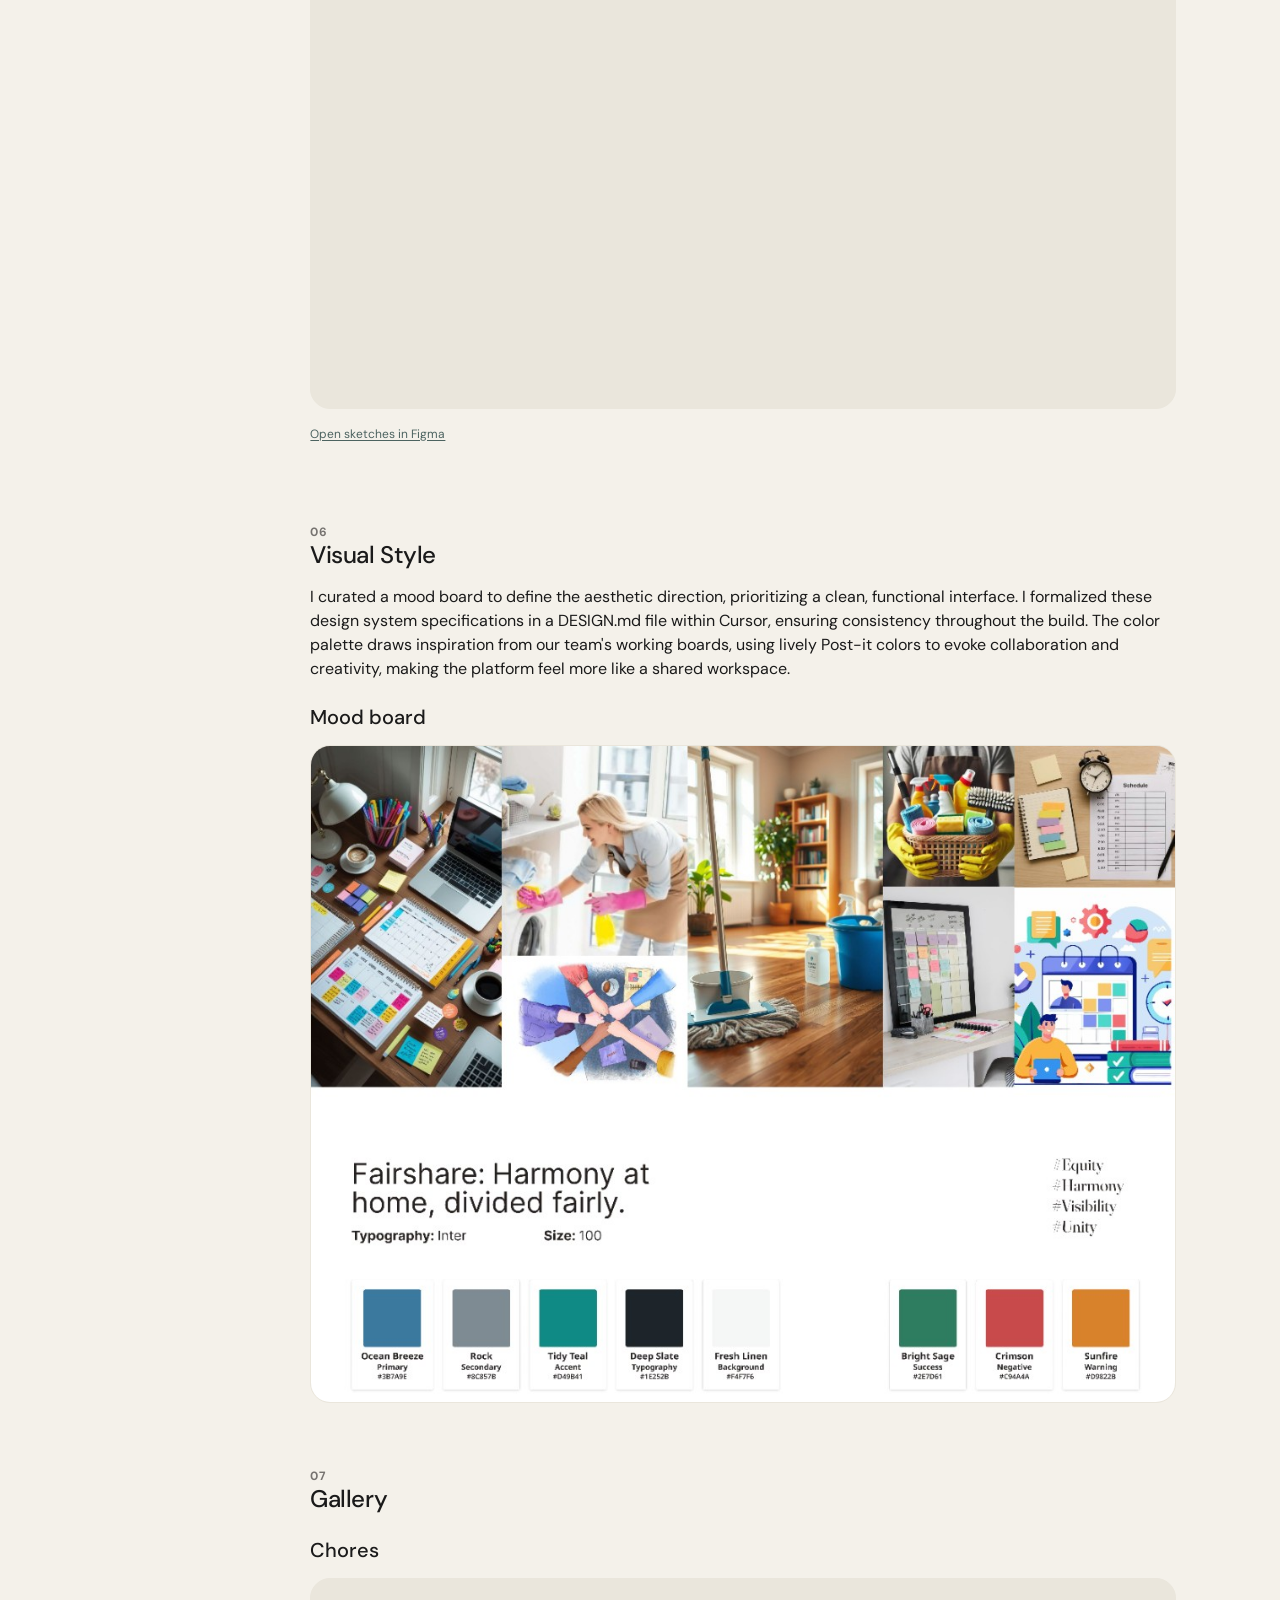
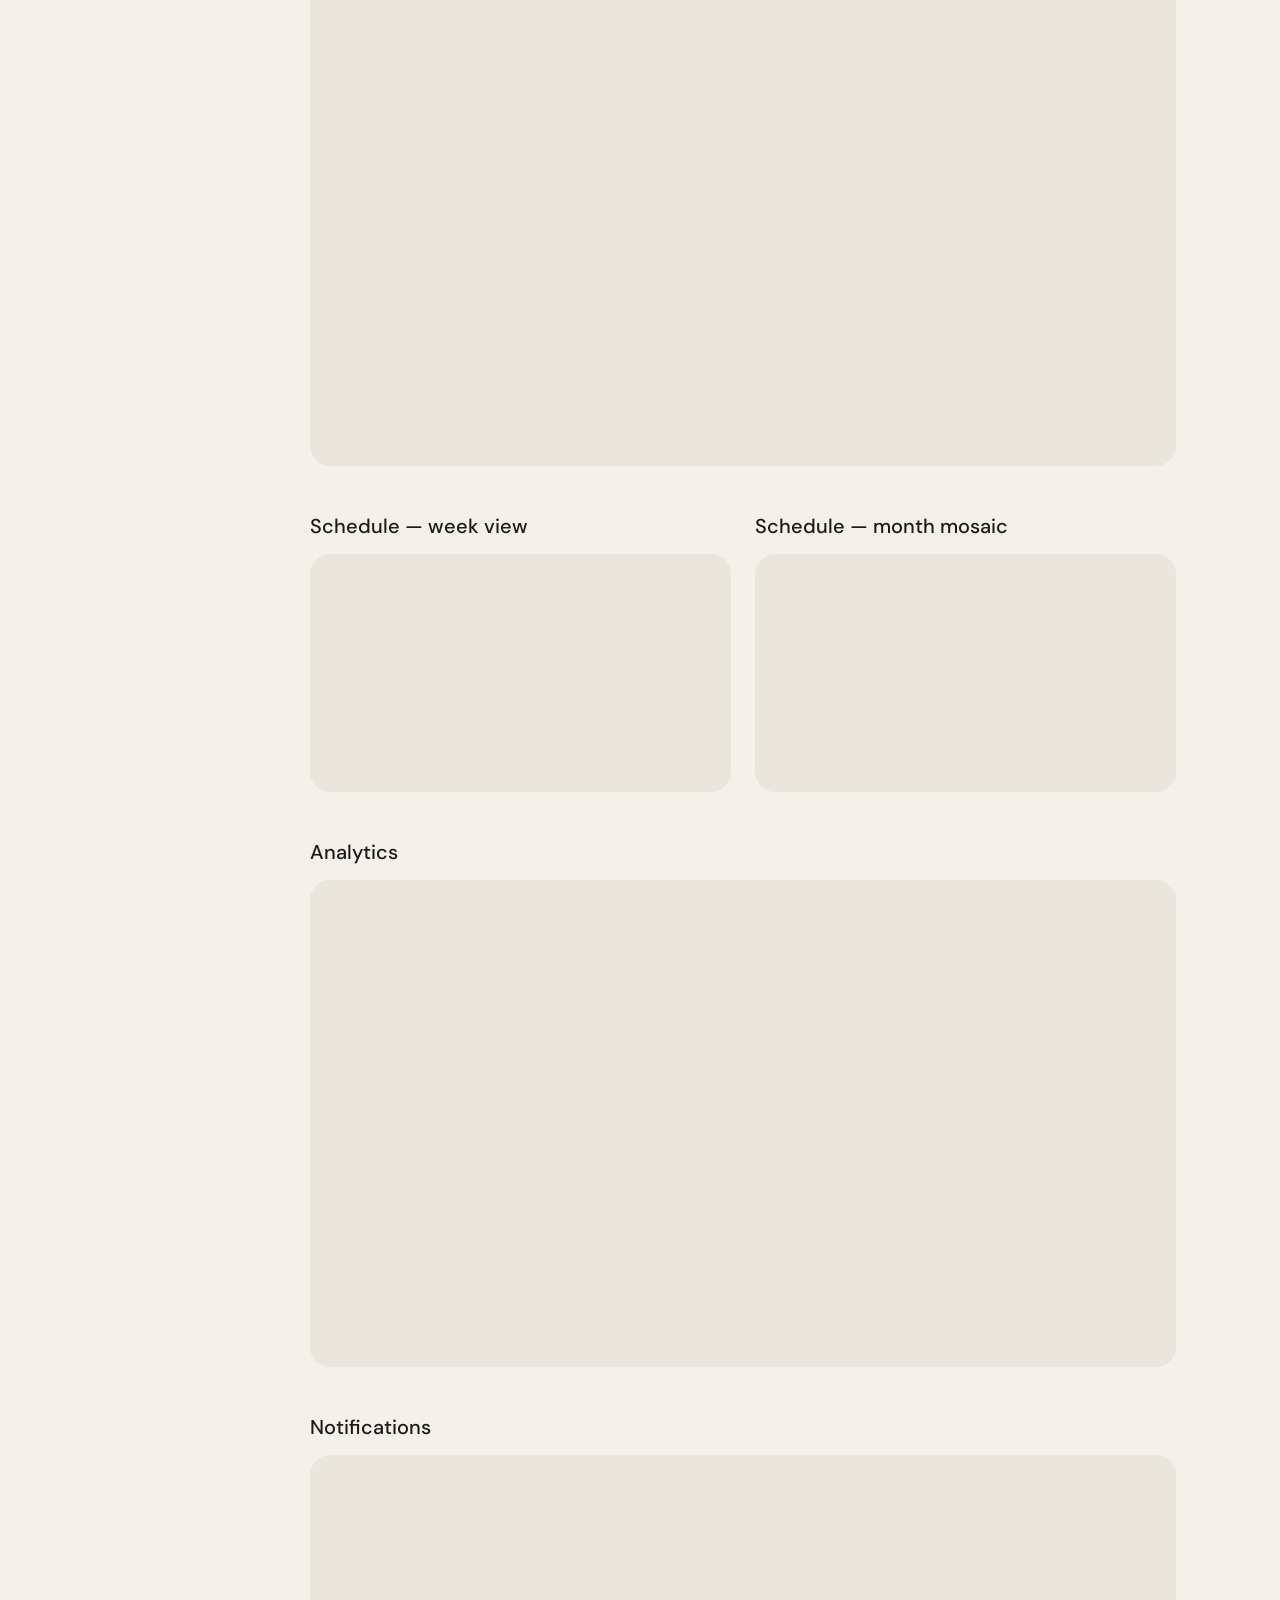
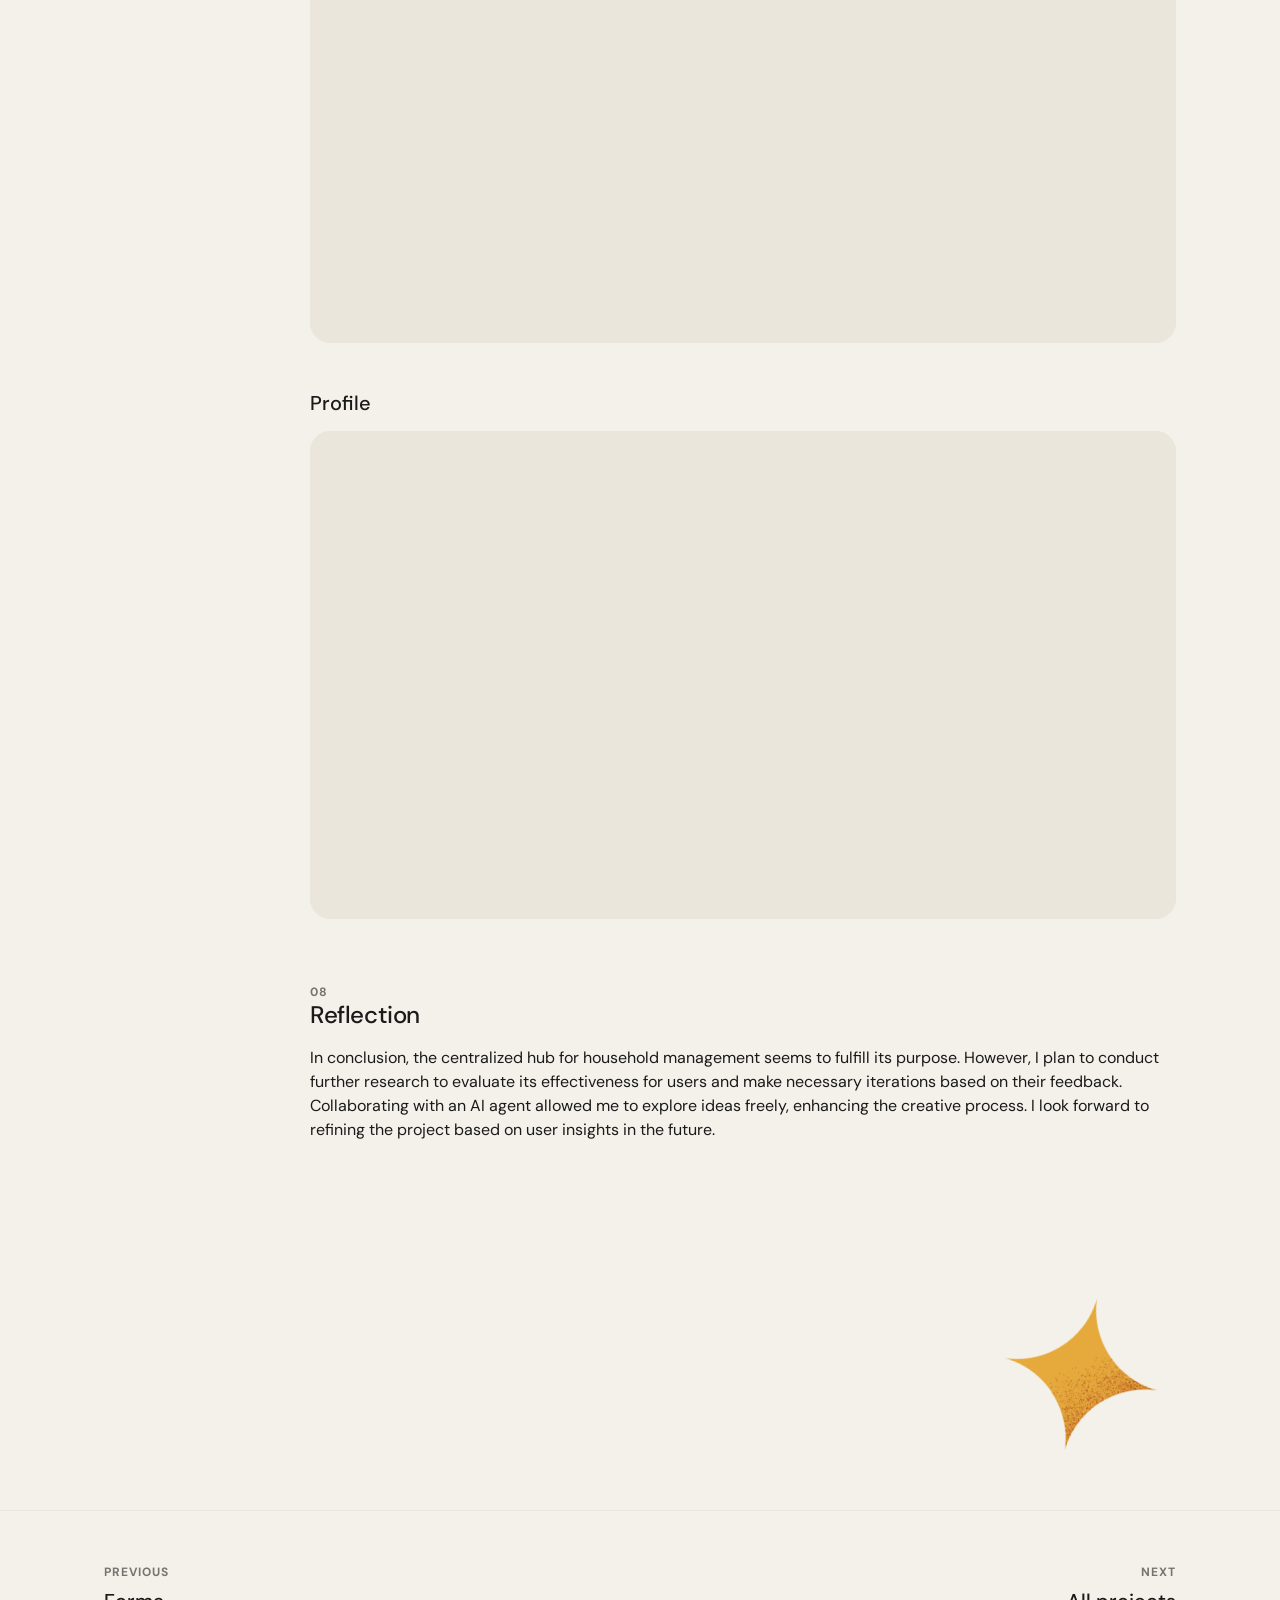
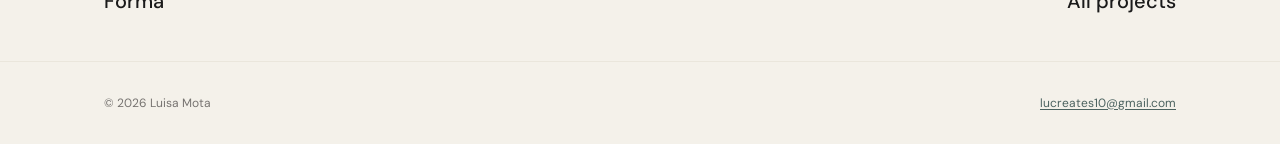
<file: Fairshare/fairshare.html>
<!DOCTYPE html>
<html lang="en">
<head>
  <meta charset="UTF-8">
  <meta name="viewport" content="width=device-width, initial-scale=1.0">
  <meta name="description" content="Fairshare — A collaborative household platform designed to simplify chore distribution and restore harmony at home. Product design case study by Luisa Mota.">
  <title>Fairshare — Luisa Mota</title>
  <link rel="stylesheet" href="../css/base.css">
</head>
<body>
  <header class="site-header">
    <div class="container">
      <nav class="site-nav" aria-label="Main">
        <a href="../index.html" class="site-nav__brand type-heading-md" aria-label="Luisa Mota — Home">Luisa M<span class="site-nav__brand-circle" aria-hidden="true"><svg viewBox="0 0 100 100" xmlns="http://www.w3.org/2000/svg"><circle fill="currentColor" cx="50" cy="50" r="42"/></svg></span>ta</a>

        <ul class="site-nav__list">
          <li><a href="../index.html#work" class="site-nav__link type-label" aria-current="page">Featured projects</a></li>
          <li><a href="../About/about.html" class="site-nav__link type-label">About</a></li>
          <li><a href="../Contact/contact.html" class="site-nav__link type-label">Contact</a></li>
        </ul>

        <button
          class="site-nav__menu-btn"
          type="button"
          aria-expanded="false"
          aria-controls="mobile-nav"
          aria-label="Open menu"
        >
          <svg width="20" height="20" viewBox="0 0 20 20" fill="none" aria-hidden="true">
            <path d="M2 5h16M2 10h16M2 15h16" stroke="currentColor" stroke-width="1.5"/>
          </svg>
        </button>

        <div id="mobile-nav" class="site-nav__mobile" hidden>
          <a href="../index.html#work" class="site-nav__link type-label" aria-current="page">Featured projects</a>
          <a href="../About/about.html" class="site-nav__link type-label">About</a>
          <a href="../Contact/contact.html" class="site-nav__link type-label">Contact</a>
        </div>
      </nav>
    </div>
  </header>

  <main>
    <section class="project-hero project-hero--fairshare" aria-labelledby="project-heading">
      <div class="container">
        <div class="grid project-hero__grid">
          <div class="project-hero__main">
            <div class="project-hero__tags">
              <span class="badge badge--live">Live</span>
              <span class="tag">Product design</span>
              <span class="card__devices" aria-label="Responsive — desktop and mobile">
                <svg class="card__device-icon" viewBox="0 0 20 20" fill="none" aria-hidden="true">
                  <rect x="2" y="3" width="16" height="11" rx="1.5" stroke="currentColor" stroke-width="1.5"/>
                  <path d="M8 17h4M10 14v3" stroke="currentColor" stroke-width="1.5" stroke-linecap="round"/>
                </svg>
                <svg class="card__device-icon" viewBox="0 0 20 20" fill="none" aria-hidden="true">
                  <rect x="6" y="2" width="8" height="16" rx="1.5" stroke="currentColor" stroke-width="1.5"/>
                  <circle cx="10" cy="15" r="0.75" fill="currentColor"/>
                </svg>
              </span>
            </div>
            <div class="shape-group project-hero__title-group">
              <h1 id="project-heading" class="type-display">Fairshare</h1>
            </div>
            <p class="type-body project-hero__summary text-secondary">
              A collaborative household platform designed to simplify chore distribution and restore harmony at home.
            </p>
            <div class="project-hero__shape-wrap project-hero__shape-wrap--wave" aria-hidden="true">
              <img
                class="project-hero__shape"
                src="../Wonder/assets/wonder-wave-yellow.png"
                alt=""
                width="6400"
                height="6400"
              >
            </div>
          </div>

          <div class="project-hero__aside-col">
            <div class="project-hero__shape-wrap project-hero__shape-wrap--circle" aria-hidden="true">
              <img
                class="project-hero__shape"
                src="../Wonder/assets/wonder-circle-red.png"
                alt=""
                width="6400"
                height="6400"
              >
            </div>
            <aside class="project-hero__meta" aria-label="Project details">
              <dl class="project-hero__meta-list">
                <div>
                  <dt class="type-label text-muted">Role</dt>
                  <dd class="type-body-sm stack-2">Product Designer</dd>
                </div>
                <div>
                  <dt class="type-label text-muted">Timeline</dt>
                  <dd class="type-body-sm stack-2">2026 · 6 weeks</dd>
                </div>
                <div>
                  <dt class="type-label text-muted">Tools and Technology</dt>
                  <dd class="type-body-sm stack-2">Figma, Cursor, Supabase</dd>
                </div>
              </dl>
              <div class="project-hero__published">
                <p class="type-label text-muted">Published app</p>
                <div class="project-hero__actions">
                  <a href="https://chores-app.netlify.app/login" class="btn btn--primary" target="_blank" rel="noopener noreferrer">
                    Open Published App
                    <svg class="btn__icon" width="16" height="16" viewBox="0 0 16 16" fill="none" aria-hidden="true">
                      <path d="M5.5 3.5h7v7M12.5 3.5 3.5 12.5" stroke="currentColor" stroke-width="1.5" stroke-linecap="round" stroke-linejoin="round"/>
                    </svg>
                  </a>
                </div>
              </div>
            </aside>
          </div>
        </div>
      </div>
    </section>

    <figure class="project-figure project-figure--bleed">
      <div class="project-figure__media">
        <img
          src="Assets/Thumbnail.png"
          alt="Fairshare equitable home care diorama with calendar board, task zones, and app dashboard"
          width="1365"
          height="768"
        >
      </div>
      <figcaption class="project-figure__caption">
        <p class="type-caption text-muted"><!-- Cover caption: add in content.md --></p>
      </figcaption>
    </figure>

    <section class="project-content" aria-labelledby="overview-heading">
      <div class="container project-content__layout">
        <nav class="project-toc" aria-label="On this page">
          <p class="project-toc__title type-label text-muted">On this page</p>
          <ol class="project-toc__list">
            <li><a class="project-toc__link type-label" href="#overview">Overview</a></li>
            <li><a class="project-toc__link type-label" href="#challenge">Challenge</a></li>
            <li><a class="project-toc__link type-label" href="#process">Process</a></li>
            <li><a class="project-toc__link type-label" href="#ideation">Ideation</a></li>
            <li><a class="project-toc__link type-label" href="#sketching">Sketching</a></li>
            <li><a class="project-toc__link type-label" href="#visual-style">Visual Style</a></li>
            <li><a class="project-toc__link type-label" href="#gallery">Gallery</a></li>
            <li><a class="project-toc__link type-label" href="#reflection">Reflection</a></li>
          </ol>
        </nav>
        <div class="project-content__body">
            <article class="project-section" id="overview">
              <p class="type-label text-muted">01</p>
              <h2 id="overview-heading" class="type-heading-md project-section__title">Overview</h2>
              <div class="prose project-section__content">
                <p>Fairshare is a collaborative platform that makes managing a shared household easier and more enjoyable. It addresses the everyday challenges of living together by centralizing task management, helping everyone stay on the same page and remain accountable.</p>
                <p>Instead of boring checklists, Fairshare features a fun point system that motivates everyone to develop good habits and turn routine chores into shared successes. The platform effectively integrates everyone's schedules so that every resident can communicate through a single, unified channel.</p>
              </div>
            </article>

            <article class="project-section" id="challenge">
              <p class="type-label text-muted">02</p>
              <h2 class="type-heading-md project-section__title">Challenge</h2>
              <div class="prose project-section__content">
                <p>The challenge for Fairshare was designing a system that balances individual autonomy with collective transparency. Users have unique schedules and preferences. At the same time, the household needs a reliable source of truth to track responsibilities and ensure accountability.</p>
                <p>The goal was to create a lightweight, user-friendly system that supports daily use, yet is robust enough to maintain accurate synchronization across multiple users. This solution enables households to function smoothly while respecting individual needs.</p>
              </div>
            </article>

            <article class="project-section" id="process">
              <p class="type-label text-muted">03</p>
              <h2 class="type-heading-md project-section__title">Process</h2>
              <ol class="process-steps" aria-label="Design process stages">
                <li class="process-steps__item">
                  <div class="process-steps__mark" aria-hidden="true">
                    <img
                      class="process-steps__shape"
                      src="../Wonder/assets/wonder-circle-yellow.png"
                      alt=""
                      width="6400"
                      height="6400"
                    >
                    <img
                      class="process-steps__icon"
                      src="../Wonder/assets/Bulb-03.svg"
                      alt=""
                      width="24"
                      height="24"
                    >
                  </div>
                  <p class="type-body-sm process-steps__label">Ideation</p>
                </li>
                <li class="process-steps__item">
                  <div class="process-steps__mark" aria-hidden="true">
                    <img
                      class="process-steps__shape"
                      src="../Wonder/assets/wonder-circle-red.png"
                      alt=""
                      width="6400"
                      height="6400"
                    >
                    <img
                      class="process-steps__icon"
                      src="../Wonder/assets/Design-01.svg"
                      alt=""
                      width="24"
                      height="24"
                    >
                  </div>
                  <p class="type-body-sm process-steps__label">Design</p>
                </li>
                <li class="process-steps__item">
                  <div class="process-steps__mark" aria-hidden="true">
                    <img
                      class="process-steps__shape"
                      src="../Wonder/assets/wonder-circle-pink.png"
                      alt=""
                      width="6400"
                      height="6400"
                    >
                    <img
                      class="process-steps__icon"
                      src="../Wonder/assets/AI-04.svg"
                      alt=""
                      width="24"
                      height="24"
                    >
                  </div>
                  <p class="type-body-sm process-steps__label">AI-Deployment</p>
                </li>
                <li class="process-steps__item">
                  <div class="process-steps__mark" aria-hidden="true">
                    <img
                      class="process-steps__shape"
                      src="../Wonder/assets/wonder-circle-teal.png"
                      alt=""
                      width="6400"
                      height="6400"
                    >
                    <img
                      class="process-steps__icon"
                      src="../Wonder/assets/Code-02.svg"
                      alt=""
                      width="24"
                      height="24"
                    >
                  </div>
                  <p class="type-body-sm process-steps__label">Implementation</p>
                </li>
              </ol>
            </article>

            <article class="project-section" id="ideation">
              <p class="type-label text-muted">04</p>
              <h2 class="type-heading-md project-section__title">Ideation</h2>
              <div class="prose project-section__content">
                <p>Before starting the design process, I outlined possible scenarios and user paths to gain a clearer understanding of how users would interact. Doing this helped me create comprehensive user flows and a sitemap to ensure the navigation felt logical for diverse household types.</p>
              </div>
              <h3 class="type-heading-sm project-section__subtitle">User Flow</h3>
              <div class="prose project-section__content">
                <p>By creating user flows based on these scenarios, I was able to visualize the different paths and screens involved in the user journey. This exercise was instrumental in identifying key interactions and ensuring a seamless experience.</p>
              </div>
              <figure class="project-figure project-figure--contained project-figure--viewport">
                <div class="project-figure__media">
                  <img
                    src="Assets/01-Flow-Fairshare.png"
                    alt="Fairshare user flow diagram"
                    width="6116"
                    height="5357"
                    loading="lazy"
                  >
                </div>
              </figure>
              <h3 class="type-heading-sm project-section__subtitle">Site Map</h3>
              <div class="prose project-section__content">
                <p>Once I had a better grasp of the user flows, I developed a sitemap to organize the structure and content of the application. The sitemap served as a guide for the overall architecture, helping me ensure that every necessary pathway and screen was accounted for.</p>
              </div>
              <figure class="project-figure project-figure--contained project-figure--viewport">
                <div class="project-figure__media">
                  <img
                    src="Assets/01-Sitemap.png"
                    alt="Fairshare app sitemap showing information architecture and page relationships"
                    width="2898"
                    height="1933"
                    loading="lazy"
                  >
                </div>
              </figure>
              <div class="prose project-section__content">
                <p>After looking at various household management apps, I noticed some key areas where they fall short, especially in task delegation and gamification. This inspired my approach to a point system for my app.</p>
              </div>
            </article>

            <article class="project-section" id="sketching">
              <p class="type-label text-muted">05</p>
              <h2 class="type-heading-md project-section__title">Sketching</h2>
              <div class="prose project-section__content">
                <p>I started sketching out ideas to create a more engaging experience, focusing on user needs and improving functionality. These sketches are just the beginning of refining the overall user experience.</p>
              </div>
              <figure class="project-figure project-figure--embed">
                <div class="project-figure__media project-figure__media--embed">
                  <iframe
                    class="project-figure__embed"
                    src="https://embed.figma.com/design/0gqKaZzGd6selShhl8Sy2s/Luisa_Mota---ARTGR4840-5840?node-id=100-712&embed-host=share&page-selector=false&footer=false&viewport-controls=true"
                    title="Fairshare early sketches in Figma"
                    allowfullscreen
                    loading="lazy"
                  ></iframe>
                </div>
                <figcaption class="project-figure__caption">
                  <p class="type-caption text-muted">
                    <a
                      href="https://www.figma.com/design/0gqKaZzGd6selShhl8Sy2s/Luisa_Mota---ARTGR4840-5840?node-id=100-712&t=NWfqtUYnSDc4t3PW-4"
                      class="text-link"
                      target="_blank"
                      rel="noopener noreferrer"
                    >Open sketches in Figma</a>
                  </p>
                </figcaption>
              </figure>
            </article>

            <article class="project-section" id="visual-style" aria-labelledby="visual-style-heading">
              <p class="type-label text-muted">06</p>
              <h2 id="visual-style-heading" class="type-heading-md project-section__title">Visual Style</h2>
              <div class="prose project-section__content">
                <p>I curated a mood board to define the aesthetic direction, prioritizing a clean, functional interface. I formalized these design system specifications in a DESIGN.md file within Cursor, ensuring consistency throughout the build. The color palette draws inspiration from our team's working boards, using lively Post-it colors to evoke collaboration and creativity, making the platform feel more like a shared workspace.</p>
              </div>
              <h3 class="type-heading-sm project-section__subtitle">Mood board</h3>
              <figure class="project-figure project-figure--moodboard">
                <div class="project-figure__media">
                  <img
                    src="Assets/fairshare-moodboard.jpg"
                    alt="Fairshare brand moodboard with domestic organization photography, Inter typography, and color palette"
                    width="1024"
                    height="778"
                  >
                </div>
              </figure>
            </article>

            <article class="project-section" id="gallery" aria-labelledby="gallery-heading">
              <p class="type-label text-muted">07</p>
              <h2 id="gallery-heading" class="type-heading-md project-section__title">Gallery</h2>
              <div class="prose project-section__content"></div>
              <div class="project-gallery">
                <div class="project-gallery__item">
                  <h3 class="type-heading-sm project-gallery__screen">Chores</h3>
                  <figure class="project-figure project-figure--contained project-figure--viewport">
                    <div class="project-figure__media">
                      <img
                        src="Assets/02-chores-viewport.png"
                        alt="Fairshare chores screen showing task list and assignment overview"
                        width="3840"
                        height="2160"
                        loading="lazy"
                      >
                    </div>
                  </figure>
                </div>
                <div class="project-gallery__row" aria-label="Schedule comparison views">
                  <div class="project-gallery__item">
                    <h3 class="type-heading-sm project-gallery__screen">Schedule — week view</h3>
                    <figure class="project-figure project-figure--contained project-figure--viewport">
                      <div class="project-figure__media">
                        <img
                          src="Assets/03-schedule-week-viewport.png"
                          alt="Fairshare weekly schedule view with chore assignments across the week"
                          width="3840"
                          height="2160"
                          loading="lazy"
                        >
                      </div>
                    </figure>
                  </div>
                  <div class="project-gallery__item">
                    <h3 class="type-heading-sm project-gallery__screen">Schedule — month mosaic</h3>
                    <figure class="project-figure project-figure--contained project-figure--viewport">
                      <div class="project-figure__media">
                        <img
                          src="Assets/04-schedule-month-mosaic-viewport.png"
                          alt="Fairshare monthly schedule mosaic showing chore distribution over the month"
                          width="3840"
                          height="2160"
                          loading="lazy"
                        >
                      </div>
                    </figure>
                  </div>
                </div>
                <div class="project-gallery__item">
                  <h3 class="type-heading-sm project-gallery__screen">Analytics</h3>
                  <figure class="project-figure project-figure--contained project-figure--viewport">
                    <div class="project-figure__media">
                      <img
                        src="Assets/05-analytics-viewport.png"
                        alt="Fairshare analytics dashboard with household chore balance metrics"
                        width="3840"
                        height="2160"
                        loading="lazy"
                      >
                    </div>
                  </figure>
                </div>
                <div class="project-gallery__item">
                  <h3 class="type-heading-sm project-gallery__screen">Notifications</h3>
                  <figure class="project-figure project-figure--contained project-figure--viewport">
                    <div class="project-figure__media">
                      <img
                        src="Assets/06-notifications-viewport.png"
                        alt="Fairshare notifications screen with reminders and household updates"
                        width="3840"
                        height="2160"
                        loading="lazy"
                      >
                    </div>
                  </figure>
                </div>
                <div class="project-gallery__item">
                  <h3 class="type-heading-sm project-gallery__screen">Profile</h3>
                  <figure class="project-figure project-figure--contained project-figure--viewport">
                    <div class="project-figure__media">
                      <img
                        src="Assets/08-profile-viewport.png"
                        alt="Fairshare profile screen with household member settings and preferences"
                        width="3840"
                        height="2160"
                        loading="lazy"
                      >
                    </div>
                  </figure>
                </div>
              </div>
            </article>

            <article class="project-section" id="reflection">
              <p class="type-label text-muted">08</p>
              <h2 class="type-heading-md project-section__title">Reflection</h2>
              <div class="prose project-section__content">
                <p>In conclusion, the centralized hub for household management seems to fulfill its purpose. However, I plan to conduct further research to evaluate its effectiveness for users and make necessary iterations based on their feedback. Collaborating with an AI agent allowed me to explore ideas freely, enhancing the creative process. I look forward to refining the project based on user insights in the future.</p>
              </div>
            </article>
        </div>
      </div>
    </section>

    <div class="project-closer" aria-hidden="true">
      <div class="container project-closer__inner">
        <img
          class="project-closer__shape project-closer__shape--fairshare"
          src="../Wonder/assets/wonder-star-concave-yellow.png"
          alt=""
          width="6400"
          height="6400"
        >
      </div>
    </div>

    <nav class="project-nav" aria-label="Project navigation">
      <div class="container">
        <div class="grid project-nav__grid">
          <div class="project-nav__back">
            <a href="../Forma/forma.html" class="project-nav__link">
              <span class="type-label project-nav__label">Previous</span>
              <span class="type-heading-sm">Forma</span>
            </a>
          </div>
          <div class="project-nav__next">
            <a href="../index.html#work" class="project-nav__link">
              <span class="type-label project-nav__label">Next</span>
              <span class="type-heading-sm">All projects</span>
            </a>
          </div>
        </div>
      </div>
    </nav>
  </main>

  <footer class="site-footer">
    <div class="container site-footer__inner">
      <p class="type-caption text-muted">© 2026 Luisa Mota</p>
      <p class="type-caption text-muted">
        <a href="mailto:lucreates10@gmail.com" class="text-link">lucreates10@gmail.com</a>
      </p>
    </div>
  </footer>

  <script src="../js/project-toc.js"></script>
  <script>
    const menuBtn = document.querySelector('.site-nav__menu-btn');
    const mobileNav = document.getElementById('mobile-nav');

    menuBtn.addEventListener('click', () => {
      const isOpen = mobileNav.classList.toggle('is-open');
      mobileNav.hidden = !isOpen;
      menuBtn.setAttribute('aria-expanded', String(isOpen));
      menuBtn.setAttribute('aria-label', isOpen ? 'Close menu' : 'Open menu');
    });
  </script>
</body>
</html>
</file>
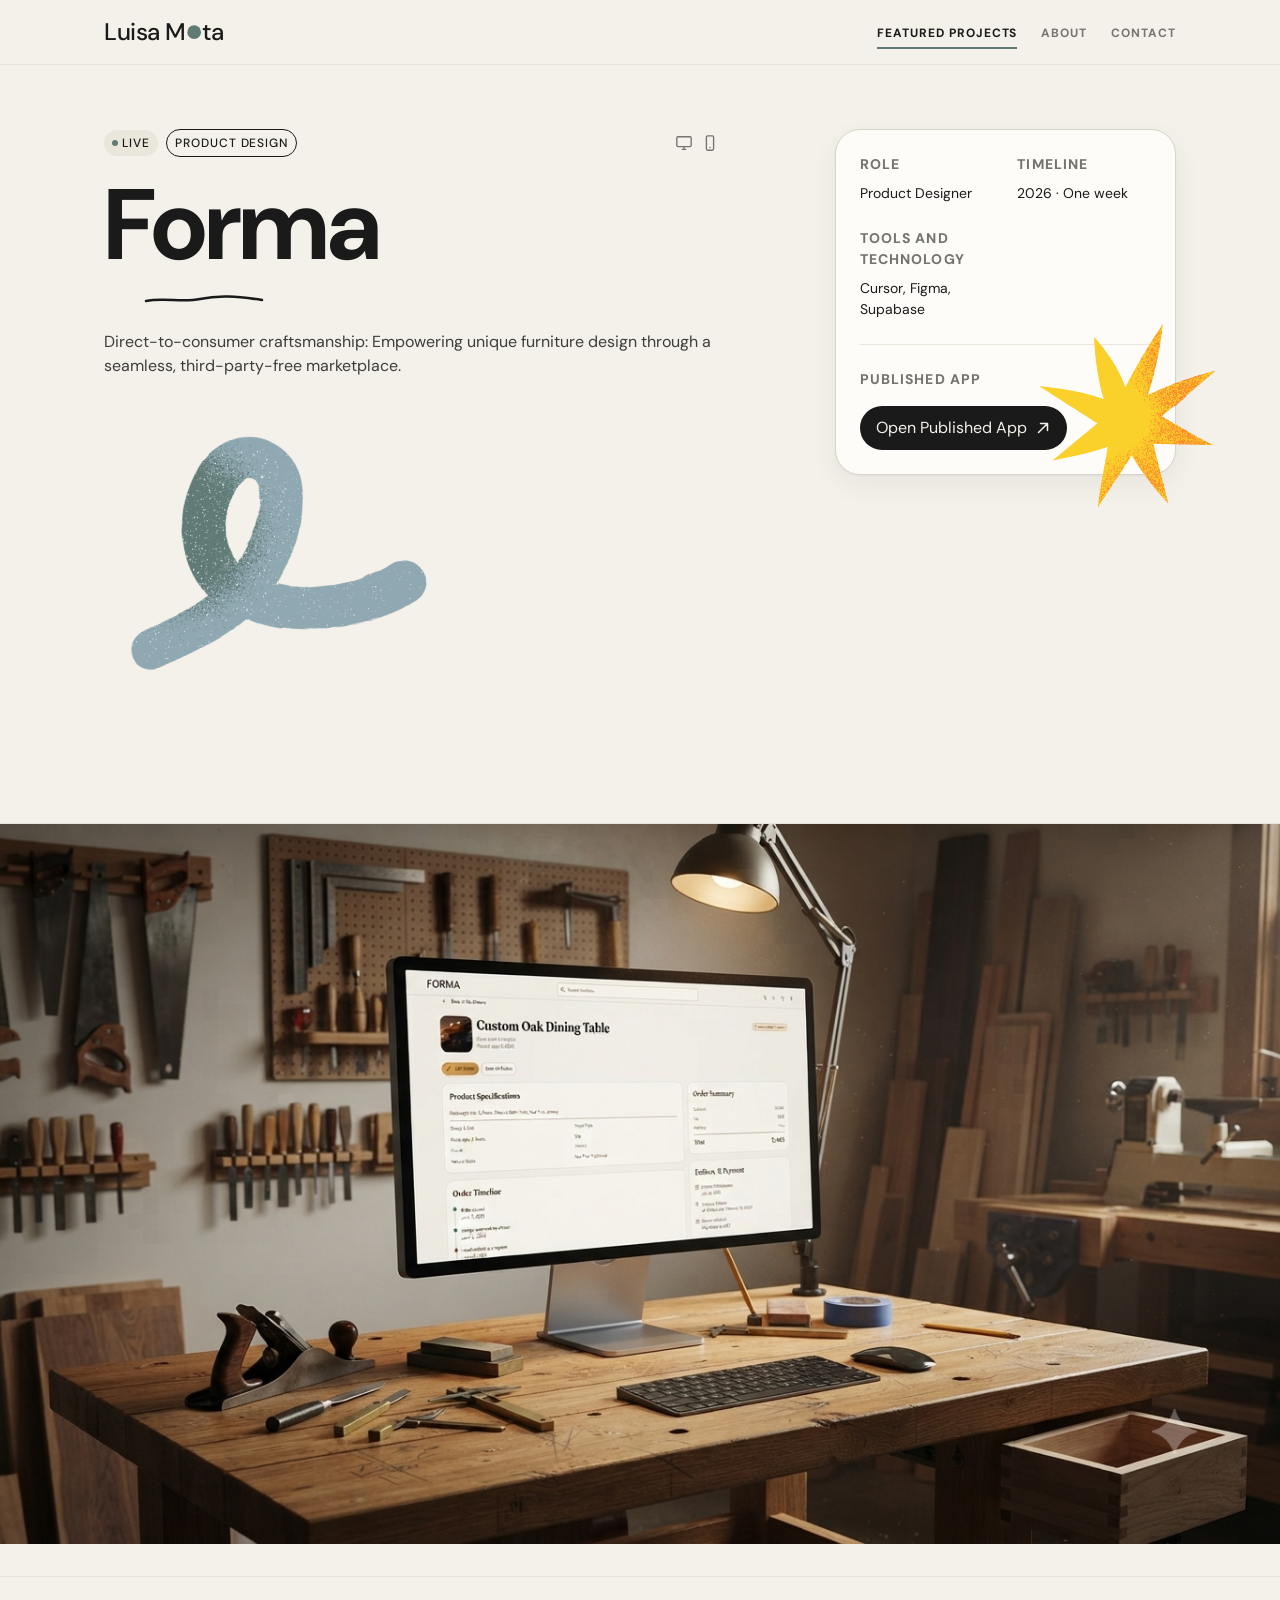
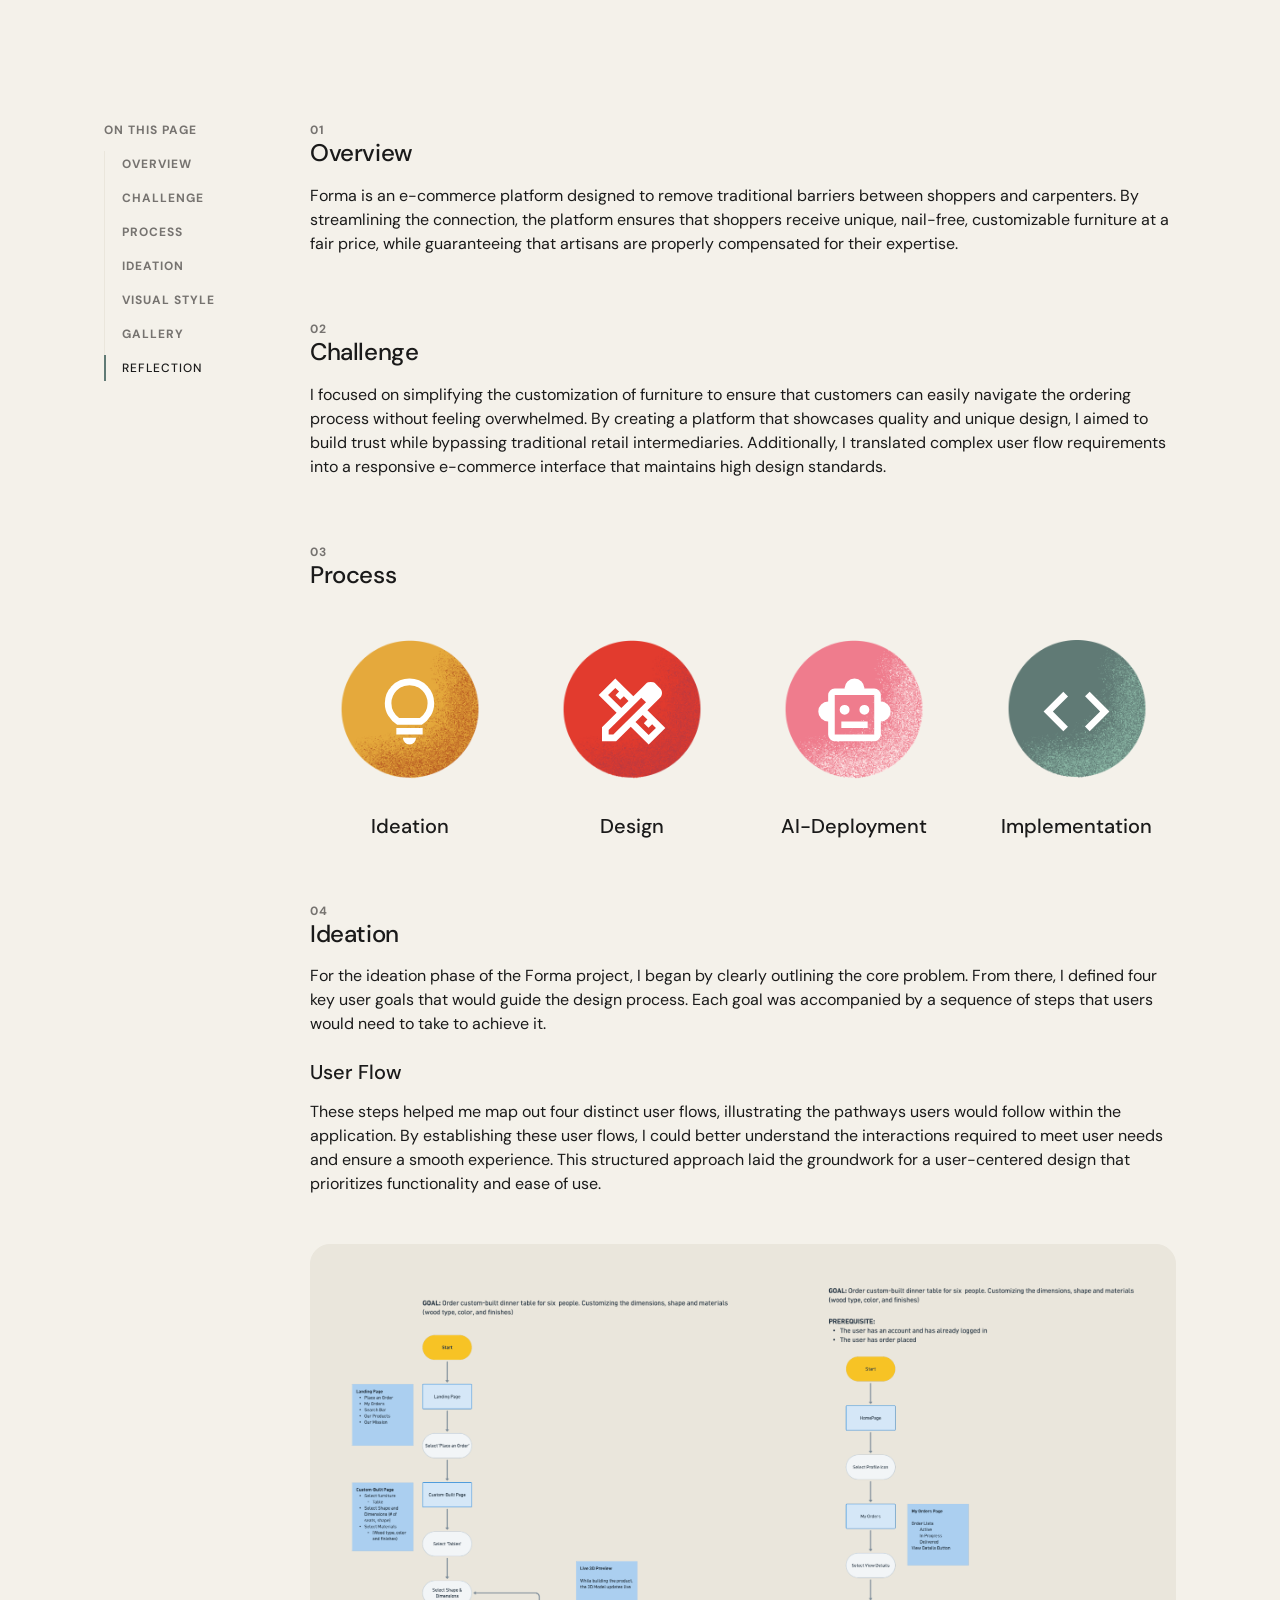
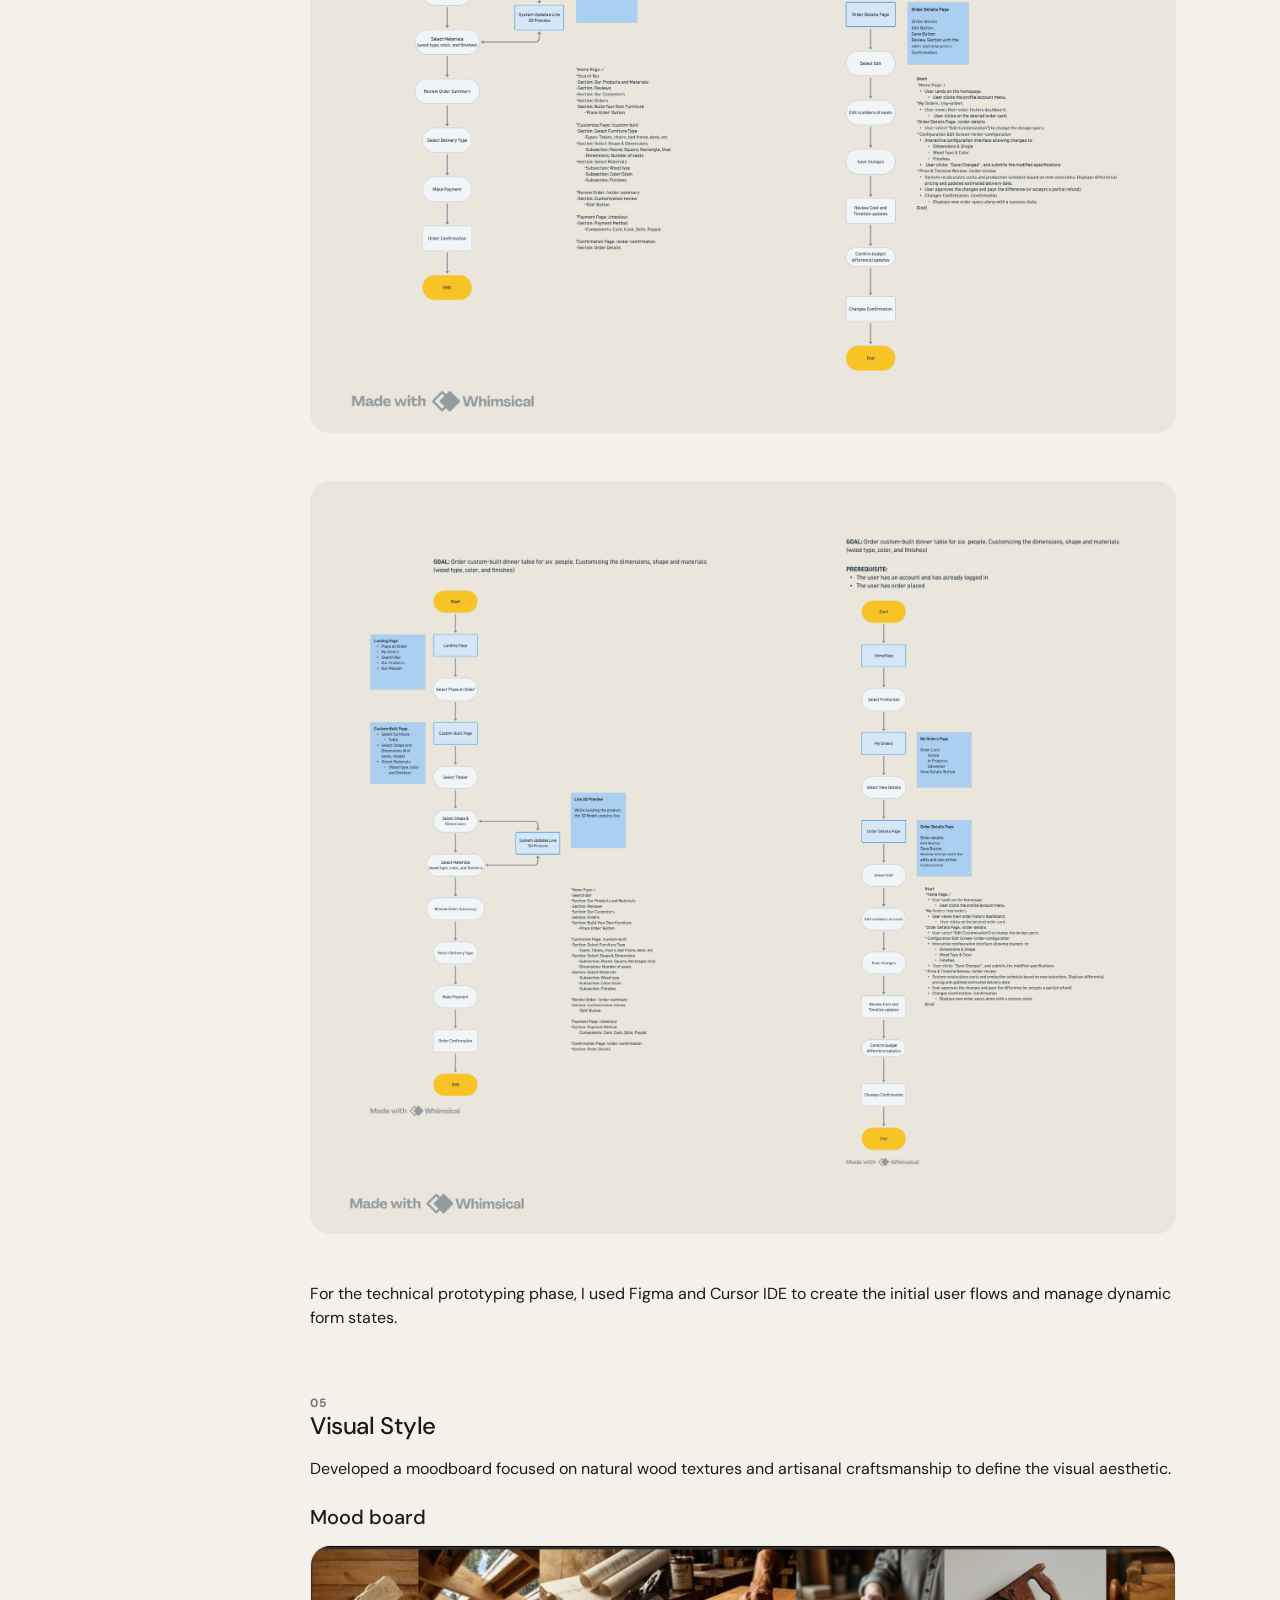
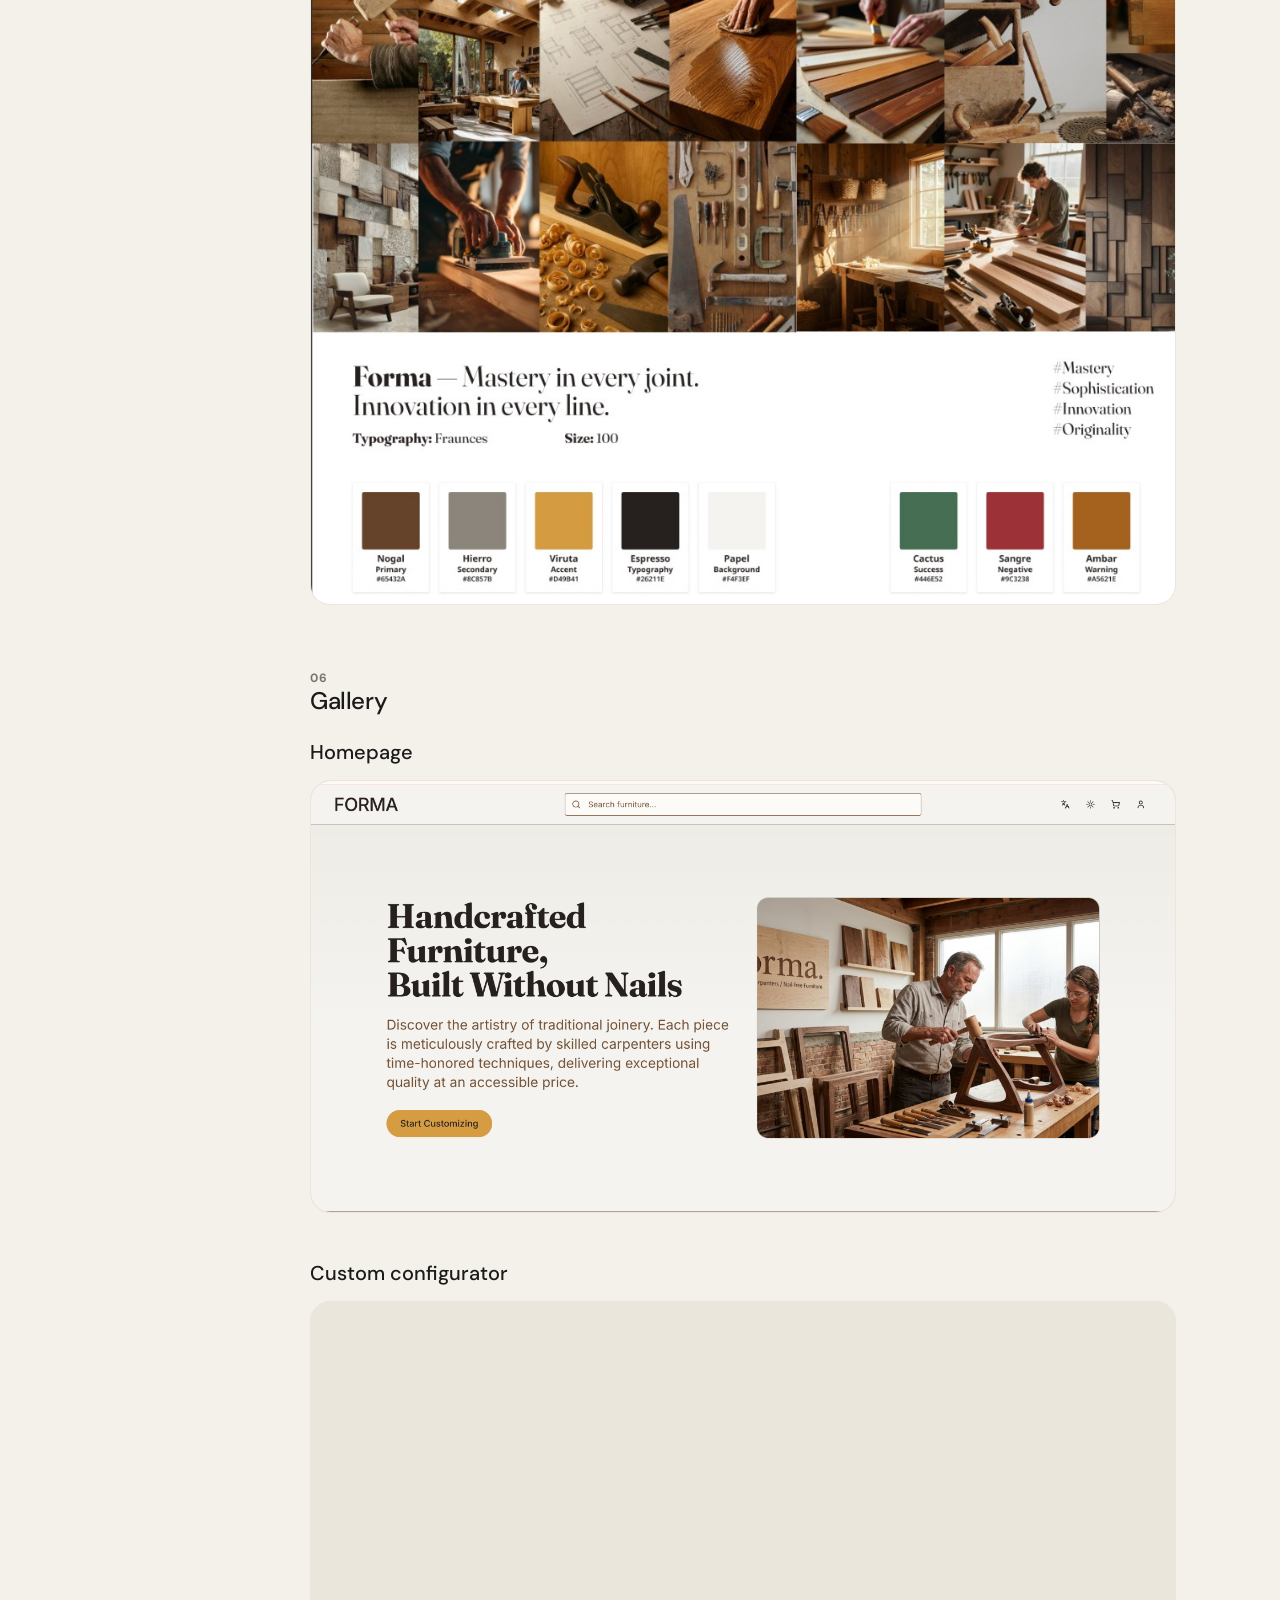
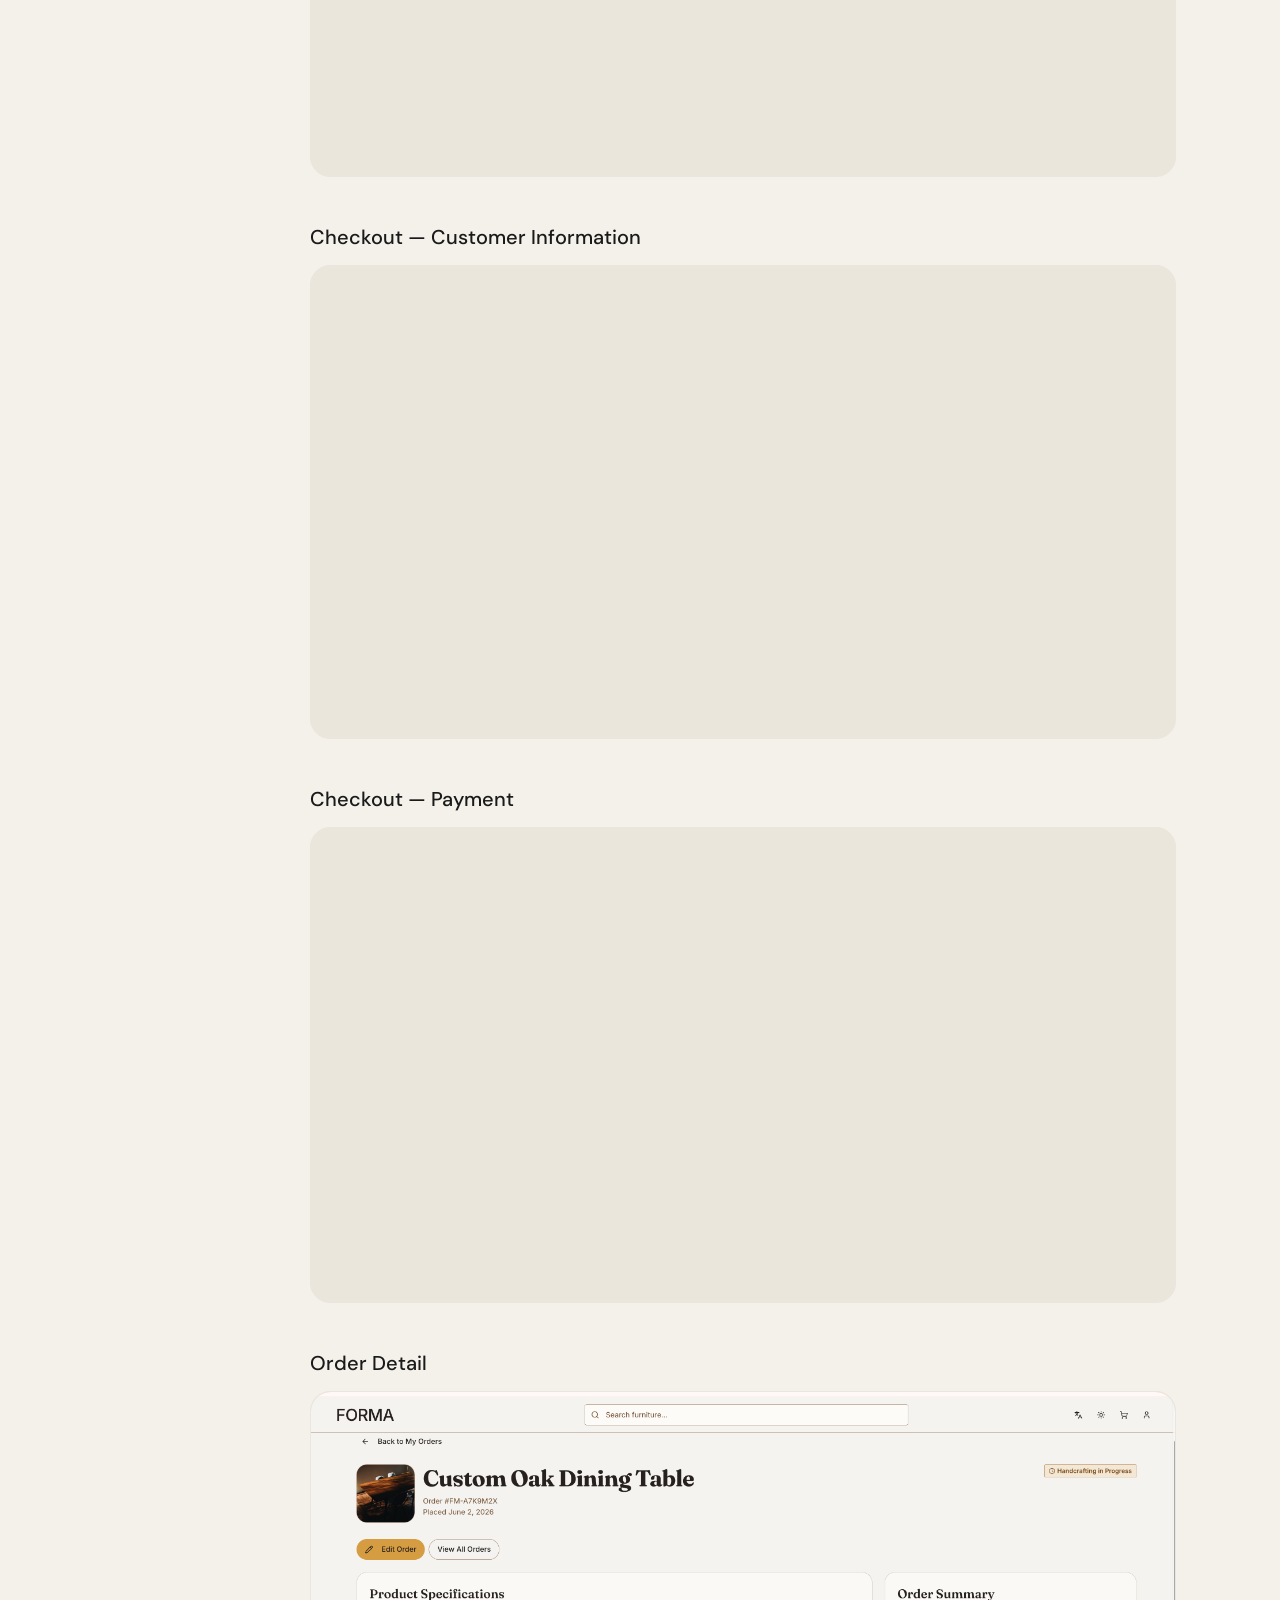
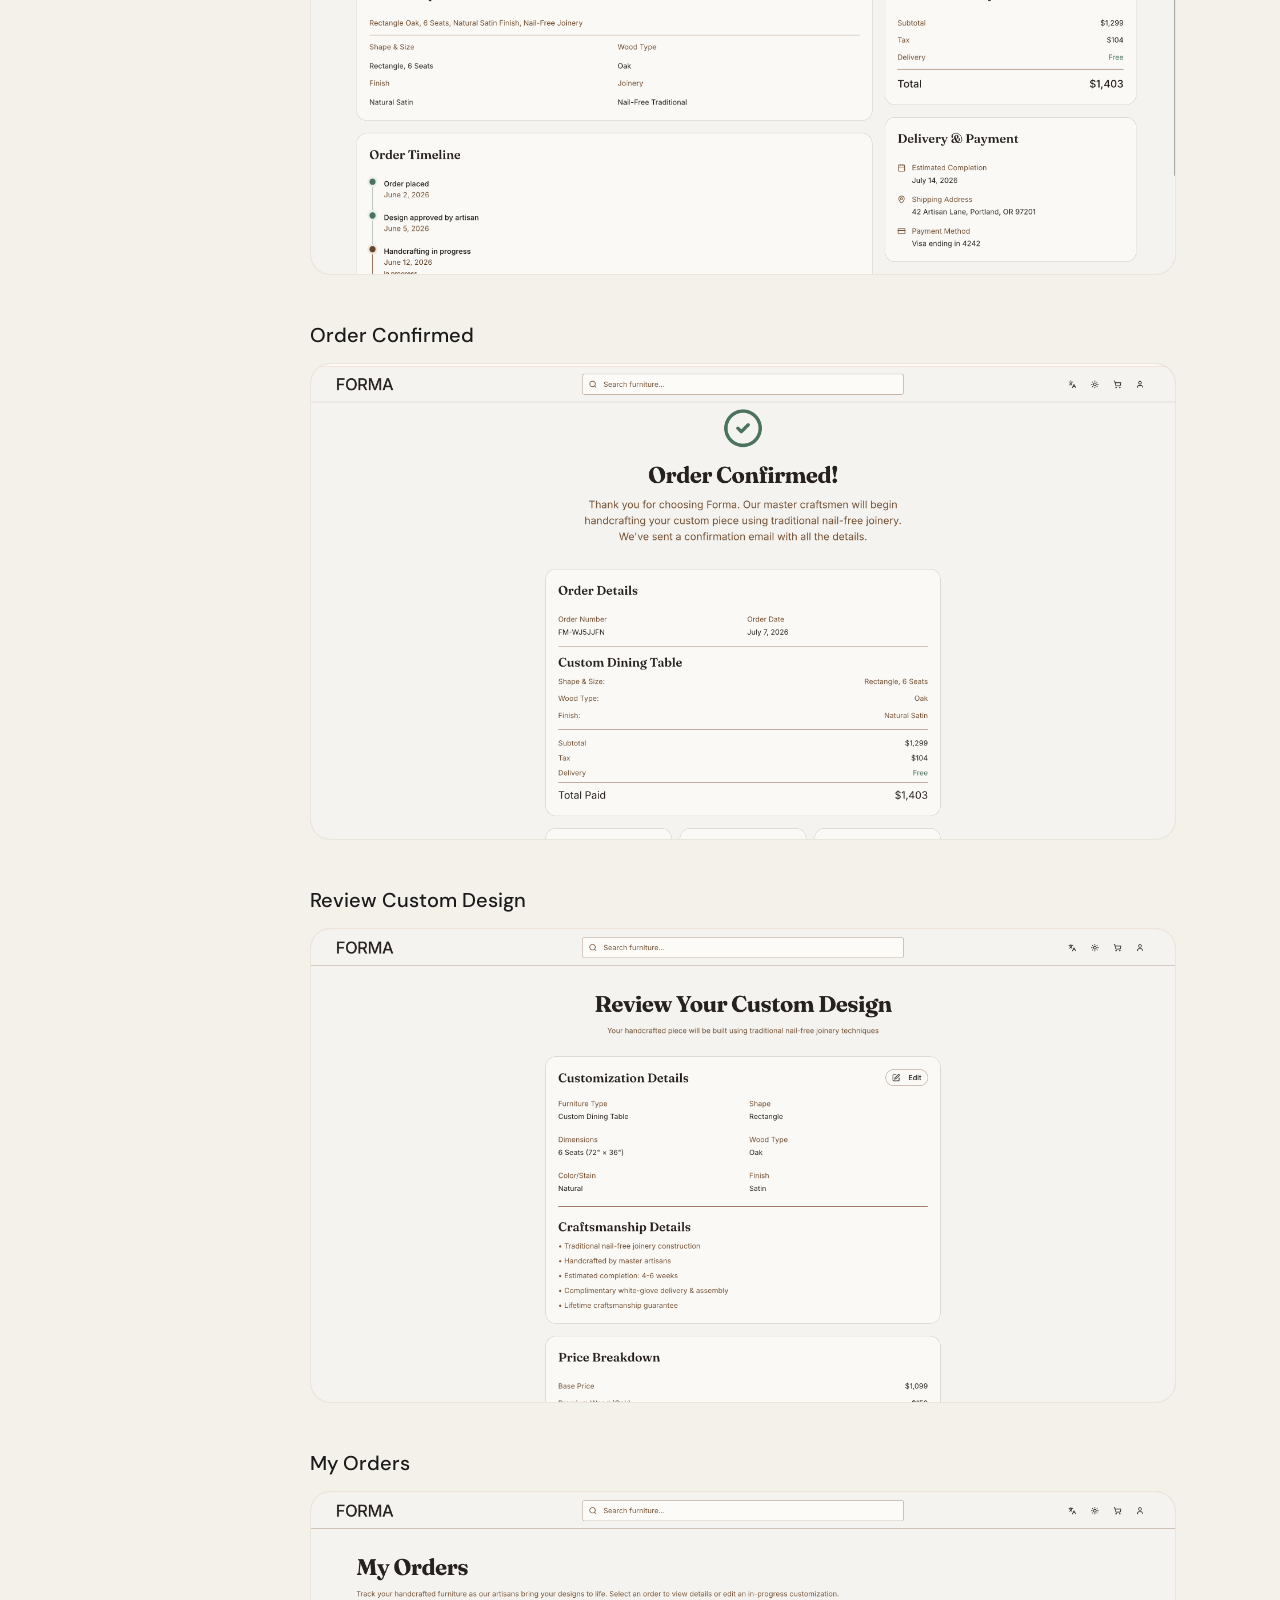
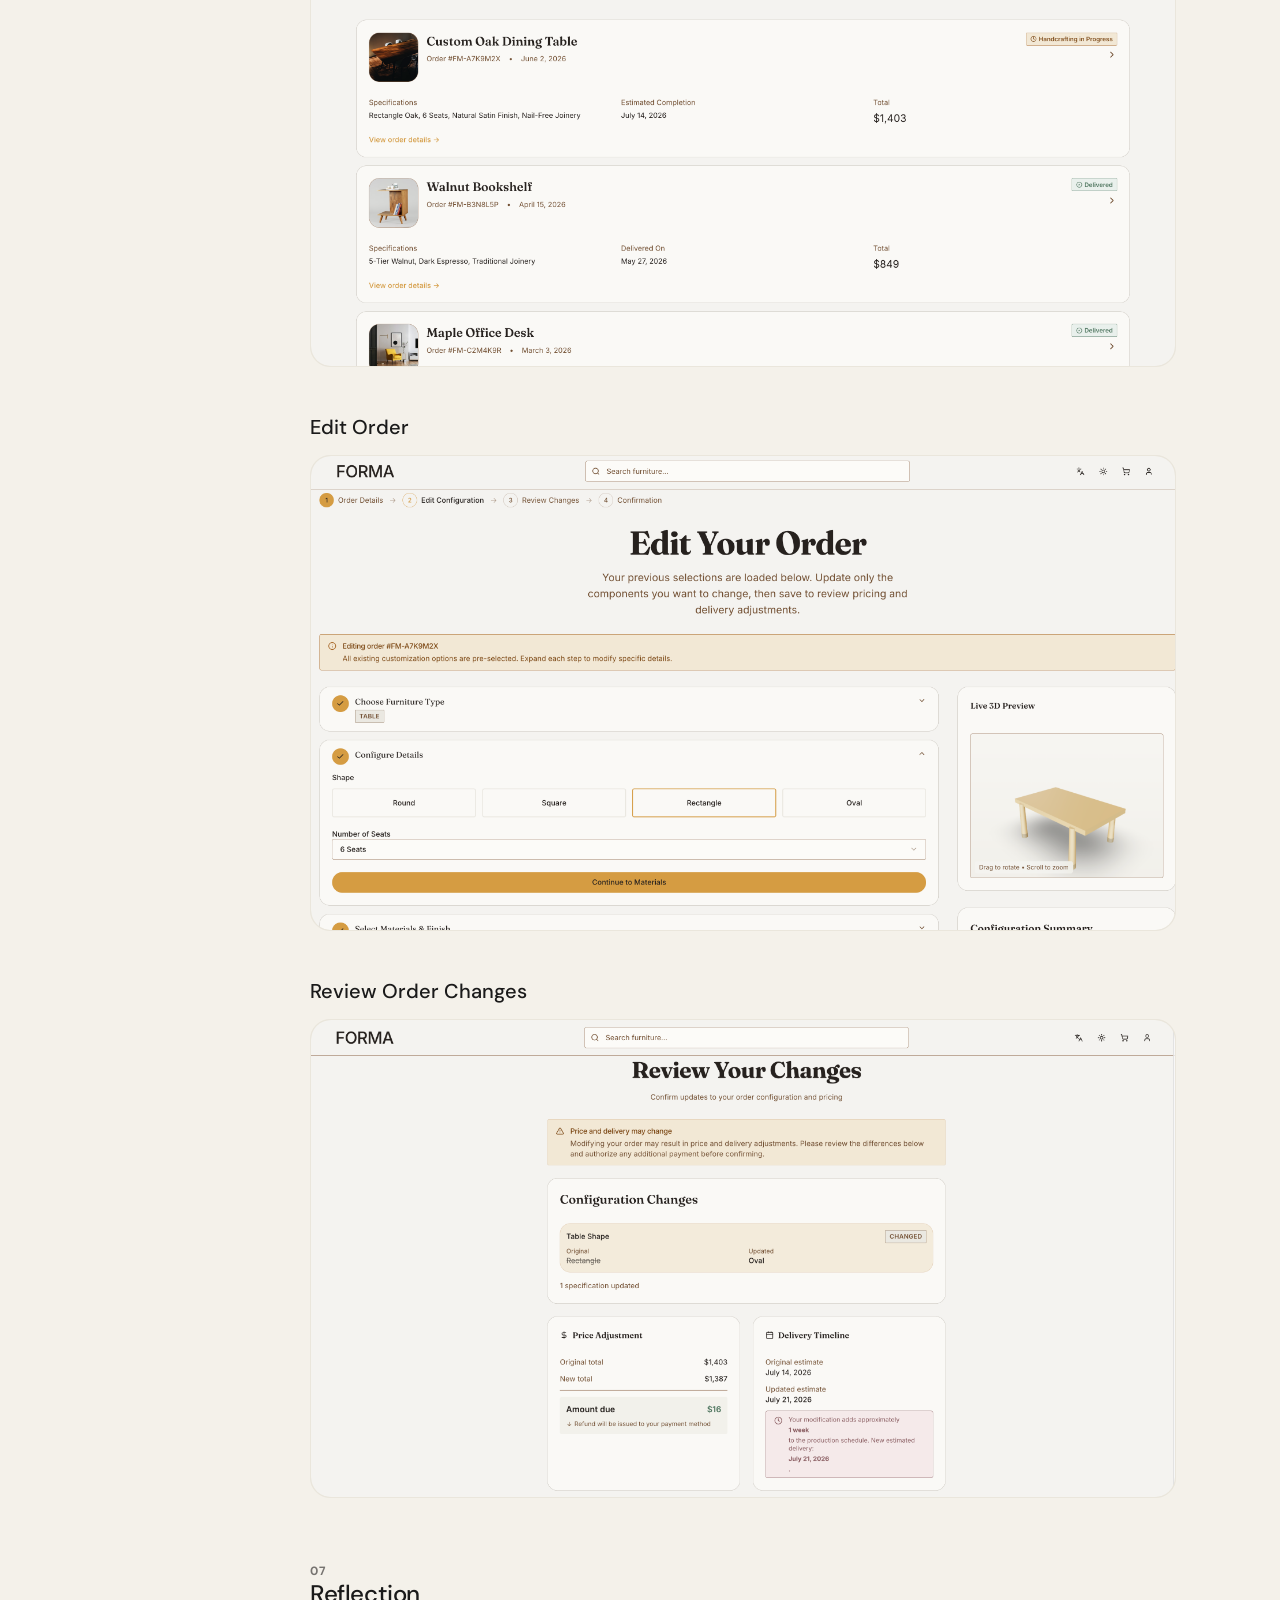
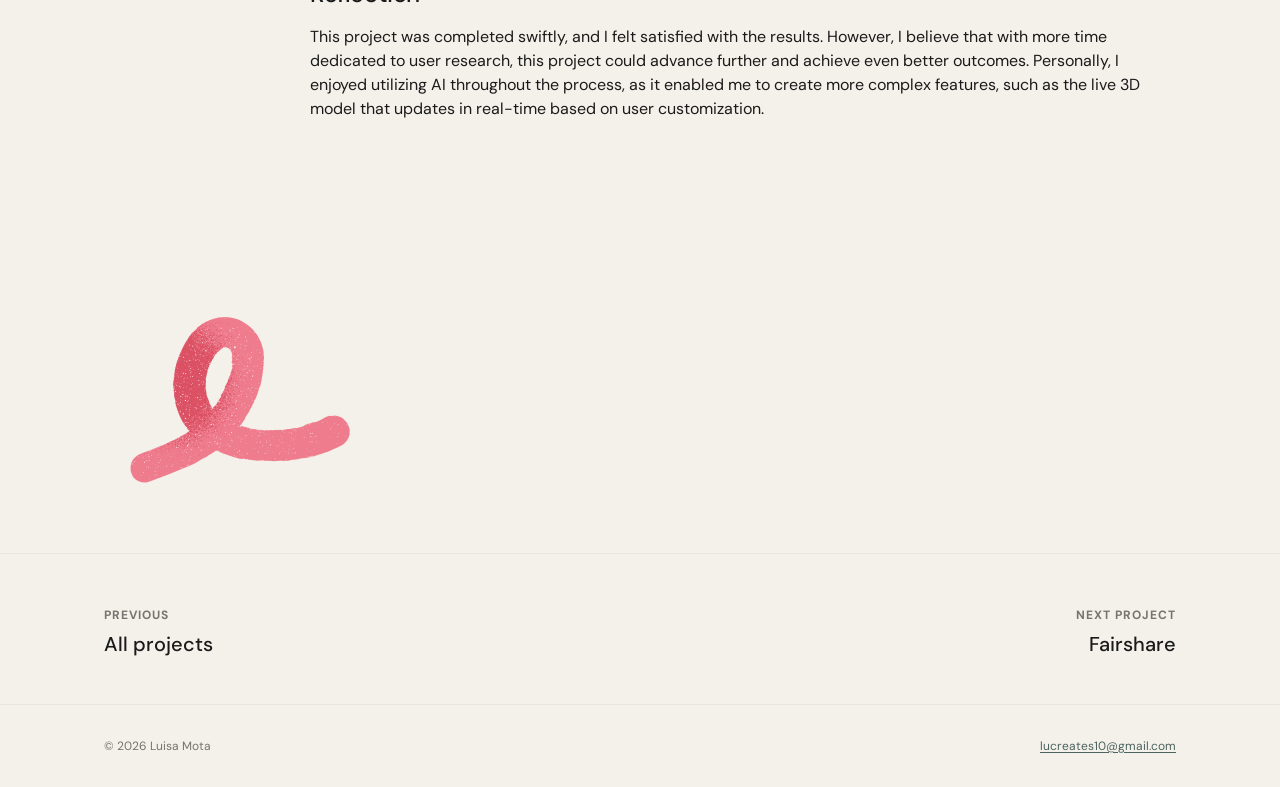
<file: Forma/forma.html>
<!DOCTYPE html>
<html lang="en">
<head>
  <meta charset="UTF-8">
  <meta name="viewport" content="width=device-width, initial-scale=1.0">
  <meta name="description" content="Forma — product design case study by Luisa Mota.">
  <title>Forma — Luisa Mota</title>
  <link rel="stylesheet" href="../css/base.css">
</head>
<body>
  <header class="site-header">
    <div class="container">
      <nav class="site-nav" aria-label="Main">
        <a href="../index.html" class="site-nav__brand type-heading-md" aria-label="Luisa Mota — Home">Luisa M<span class="site-nav__brand-circle" aria-hidden="true"><svg viewBox="0 0 100 100" xmlns="http://www.w3.org/2000/svg"><circle fill="currentColor" cx="50" cy="50" r="42"/></svg></span>ta</a>

        <ul class="site-nav__list">
          <li><a href="../index.html#work" class="site-nav__link type-label" aria-current="page">Featured projects</a></li>
          <li><a href="../About/about.html" class="site-nav__link type-label">About</a></li>
          <li><a href="../Contact/contact.html" class="site-nav__link type-label">Contact</a></li>
        </ul>

        <button
          class="site-nav__menu-btn"
          type="button"
          aria-expanded="false"
          aria-controls="mobile-nav"
          aria-label="Open menu"
        >
          <svg width="20" height="20" viewBox="0 0 20 20" fill="none" aria-hidden="true">
            <path d="M2 5h16M2 10h16M2 15h16" stroke="currentColor" stroke-width="1.5"/>
          </svg>
        </button>

        <div id="mobile-nav" class="site-nav__mobile" hidden>
          <a href="../index.html#work" class="site-nav__link type-label" aria-current="page">Featured projects</a>
          <a href="../About/about.html" class="site-nav__link type-label">About</a>
          <a href="../Contact/contact.html" class="site-nav__link type-label">Contact</a>
        </div>
      </nav>
    </div>
  </header>

  <main>
    <section class="project-hero project-hero--forma" aria-labelledby="project-heading">
      <div class="container">
        <div class="grid project-hero__grid">
          <div class="project-hero__main">
            <div class="project-hero__tags">
              <span class="badge badge--live">Live</span>
              <span class="tag">Product design</span>
              <span class="card__devices" aria-label="Responsive — desktop and mobile">
                <svg class="card__device-icon" viewBox="0 0 20 20" fill="none" aria-hidden="true">
                  <rect x="2" y="3" width="16" height="11" rx="1.5" stroke="currentColor" stroke-width="1.5"/>
                  <path d="M8 17h4M10 14v3" stroke="currentColor" stroke-width="1.5" stroke-linecap="round"/>
                </svg>
                <svg class="card__device-icon" viewBox="0 0 20 20" fill="none" aria-hidden="true">
                  <rect x="6" y="2" width="8" height="16" rx="1.5" stroke="currentColor" stroke-width="1.5"/>
                  <circle cx="10" cy="15" r="0.75" fill="currentColor"/>
                </svg>
              </span>
            </div>
            <div class="shape-group project-hero__title-group">
              <h1 id="project-heading" class="type-display">Forma</h1>
              <div class="project-hero__line" aria-hidden="true">
                <svg viewBox="0 0 120 12" width="100%" height="100%" xmlns="http://www.w3.org/2000/svg">
                  <path fill="none" stroke="#1A1A1A" stroke-width="2.5" stroke-linecap="round" d="M2 7 C20 3 38 9 56 5 S92 2 118 6"/>
                </svg>
              </div>
            </div>
            <p class="type-body project-hero__summary text-secondary">
              Direct-to-consumer craftsmanship: Empowering unique furniture design through a seamless, third-party-free marketplace.
            </p>
            <div class="project-hero__shape-wrap project-hero__shape-wrap--loopy" aria-hidden="true">
              <img
                class="project-hero__shape"
                src="../Wonder/assets/wonder-loopy-teal.png"
                alt=""
                width="6400"
                height="6400"
              >
            </div>
          </div>

          <div class="project-hero__aside-col">
            <div class="project-hero__shape-wrap project-hero__shape-wrap--star" aria-hidden="true">
              <img
                class="project-hero__shape"
                src="../Wonder/assets/wonder-sun-yellow.png"
                alt=""
                width="6400"
                height="6400"
              >
            </div>
            <aside class="project-hero__meta" aria-label="Project details">
              <dl class="project-hero__meta-list">
                <div>
                  <dt class="type-label text-muted">Role</dt>
                  <dd class="type-body-sm stack-2">Product Designer</dd>
                </div>
                <div>
                  <dt class="type-label text-muted">Timeline</dt>
                  <dd class="type-body-sm stack-2">2026 · One week</dd>
                </div>
                <div>
                  <dt class="type-label text-muted">Tools and Technology</dt>
                  <dd class="type-body-sm stack-2">Cursor, Figma, Supabase</dd>
                </div>
              </dl>
              <div class="project-hero__published">
                <p class="type-label text-muted">Published app</p>
                <div class="project-hero__actions">
                  <a href="https://week4-design-system-forma.netlify.app/" class="btn btn--primary" target="_blank" rel="noopener noreferrer">
                    Open Published App
                    <svg class="btn__icon" width="16" height="16" viewBox="0 0 16 16" fill="none" aria-hidden="true">
                      <path d="M5.5 3.5h7v7M12.5 3.5 3.5 12.5" stroke="currentColor" stroke-width="1.5" stroke-linecap="round" stroke-linejoin="round"/>
                    </svg>
                  </a>
                </div>
              </div>
            </aside>
          </div>
        </div>
      </div>
    </section>

    <figure class="project-figure project-figure--bleed">
      <div class="project-figure__media">
        <img
          src="assets/Thumnail-Forma.png"
          alt="Forma nail-free customization — modular furniture models and design workspace"
          width="1380"
          height="768"
        >
      </div>
      <figcaption class="project-figure__caption">
        <p class="type-caption text-muted"><!-- Cover caption: add in content.md --></p>
      </figcaption>
    </figure>

    <section class="project-content" aria-labelledby="overview-heading">
      <div class="container project-content__layout">
        <nav class="project-toc" aria-label="On this page">
          <p class="project-toc__title type-label text-muted">On this page</p>
          <ol class="project-toc__list">
            <li><a class="project-toc__link type-label" href="#overview">Overview</a></li>
            <li><a class="project-toc__link type-label" href="#challenge">Challenge</a></li>
            <li><a class="project-toc__link type-label" href="#process">Process</a></li>
            <li><a class="project-toc__link type-label" href="#ideation">Ideation</a></li>
            <li><a class="project-toc__link type-label" href="#visual-style">Visual Style</a></li>
            <li><a class="project-toc__link type-label" href="#gallery">Gallery</a></li>
            <li><a class="project-toc__link type-label" href="#reflection">Reflection</a></li>
          </ol>
        </nav>
        <div class="project-content__body">
            <article class="project-section" id="overview">
              <p class="type-label text-muted">01</p>
              <h2 id="overview-heading" class="type-heading-md project-section__title">Overview</h2>
              <div class="prose project-section__content">
                <p>Forma is an e-commerce platform designed to remove traditional barriers between shoppers and carpenters. By streamlining the connection, the platform ensures that shoppers receive unique, nail-free, customizable furniture at a fair price, while guaranteeing that artisans are properly compensated for their expertise.</p>
              </div>
            </article>

            <article class="project-section" id="challenge">
              <p class="type-label text-muted">02</p>
              <h2 class="type-heading-md project-section__title">Challenge</h2>
              <div class="prose project-section__content">
                <p>I focused on simplifying the customization of furniture to ensure that customers can easily navigate the ordering process without feeling overwhelmed. By creating a platform that showcases quality and unique design, I aimed to build trust while bypassing traditional retail intermediaries. Additionally, I translated complex user flow requirements into a responsive e-commerce interface that maintains high design standards.</p>
              </div>
            </article>

            <article class="project-section" id="process">
              <p class="type-label text-muted">03</p>
              <h2 class="type-heading-md project-section__title">Process</h2>
              <ol class="process-steps" aria-label="Design process stages">
                <li class="process-steps__item">
                  <div class="process-steps__mark" aria-hidden="true">
                    <img
                      class="process-steps__shape"
                      src="../Wonder/assets/wonder-circle-yellow.png"
                      alt=""
                      width="6400"
                      height="6400"
                    >
                    <img
                      class="process-steps__icon"
                      src="../Wonder/assets/Bulb-03.svg"
                      alt=""
                      width="24"
                      height="24"
                    >
                  </div>
                  <p class="type-body-sm process-steps__label">Ideation</p>
                </li>
                <li class="process-steps__item">
                  <div class="process-steps__mark" aria-hidden="true">
                    <img
                      class="process-steps__shape"
                      src="../Wonder/assets/wonder-circle-red.png"
                      alt=""
                      width="6400"
                      height="6400"
                    >
                    <img
                      class="process-steps__icon"
                      src="../Wonder/assets/Design-01.svg"
                      alt=""
                      width="24"
                      height="24"
                    >
                  </div>
                  <p class="type-body-sm process-steps__label">Design</p>
                </li>
                <li class="process-steps__item">
                  <div class="process-steps__mark" aria-hidden="true">
                    <img
                      class="process-steps__shape"
                      src="../Wonder/assets/wonder-circle-pink.png"
                      alt=""
                      width="6400"
                      height="6400"
                    >
                    <img
                      class="process-steps__icon"
                      src="../Wonder/assets/AI-04.svg"
                      alt=""
                      width="24"
                      height="24"
                    >
                  </div>
                  <p class="type-body-sm process-steps__label">AI-Deployment</p>
                </li>
                <li class="process-steps__item">
                  <div class="process-steps__mark" aria-hidden="true">
                    <img
                      class="process-steps__shape"
                      src="../Wonder/assets/wonder-circle-teal.png"
                      alt=""
                      width="6400"
                      height="6400"
                    >
                    <img
                      class="process-steps__icon"
                      src="../Wonder/assets/Code-02.svg"
                      alt=""
                      width="24"
                      height="24"
                    >
                  </div>
                  <p class="type-body-sm process-steps__label">Implementation</p>
                </li>
              </ol>
            </article>

            <article class="project-section" id="ideation">
              <p class="type-label text-muted">04</p>
              <h2 class="type-heading-md project-section__title">Ideation</h2>
              <div class="prose project-section__content">
                <p>For the ideation phase of the Forma project, I began by clearly outlining the core problem. From there, I defined four key user goals that would guide the design process. Each goal was accompanied by a sequence of steps that users would need to take to achieve it.</p>
              </div>
              <h3 class="type-heading-sm project-section__subtitle">User Flow</h3>
              <div class="prose project-section__content">
                <p>These steps helped me map out four distinct user flows, illustrating the pathways users would follow within the application. By establishing these user flows, I could better understand the interactions required to meet user needs and ensure a smooth experience. This structured approach laid the groundwork for a user-centered design that prioritizes functionality and ease of use.</p>
              </div>
              <figure class="project-figure project-figure--contained project-figure--viewport">
                <div class="project-figure__media">
                  <img
                    src="assets/01-Flow-Forma.png"
                    alt="Forma user flow diagram — part one"
                    width="4096"
                    height="3730"
                    loading="lazy"
                  >
                </div>
              </figure>
              <figure class="project-figure project-figure--contained project-figure--viewport">
                <div class="project-figure__media">
                  <img
                    src="assets/02-Flow-Forma.png"
                    alt="Forma user flow diagram — part two"
                    width="4096"
                    height="3562"
                    loading="lazy"
                  >
                </div>
              </figure>
              <div class="prose project-section__content">
                <p>For the technical prototyping phase, I used Figma and Cursor IDE to create the initial user flows and manage dynamic form states.</p>
              </div>
            </article>

            <article class="project-section" id="visual-style" aria-labelledby="visual-style-heading">
              <p class="type-label text-muted">05</p>
              <h2 id="visual-style-heading" class="type-heading-md project-section__title">Visual Style</h2>
              <div class="prose project-section__content">
                <p>Developed a moodboard focused on natural wood textures and artisanal craftsmanship to define the visual aesthetic.</p>
              </div>
              <h3 class="type-heading-sm project-section__subtitle">Mood board</h3>
              <figure class="project-figure project-figure--moodboard">
                <div class="project-figure__media">
                  <img
                    src="assets/forma-moodboard.jpg"
                    alt="Forma brand moodboard with woodworking photography, Fraunces typography, and color palette"
                    width="1024"
                    height="781"
                  >
                </div>
              </figure>
            </article>

            <article class="project-section" id="gallery" aria-labelledby="gallery-heading">
              <p class="type-label text-muted">06</p>
              <h2 id="gallery-heading" class="type-heading-md project-section__title">Gallery</h2>
              <div class="prose project-section__content"></div>
              <div class="project-gallery">
                <div class="project-gallery__item">
                  <h3 class="type-heading-sm project-gallery__screen">Homepage</h3>
                  <figure class="project-figure project-figure--contained project-figure--viewport">
                    <div class="project-figure__media">
                      <img
                        src="assets/06-Forma.png"
                        alt="Forma homepage hero with handcrafted furniture messaging and workshop photography"
                        width="3024"
                        height="1510"
                        loading="lazy"
                      >
                    </div>
                  </figure>
                </div>
                <div class="project-gallery__item">
                  <h3 class="type-heading-sm project-gallery__screen">Custom configurator</h3>
                  <figure class="project-figure project-figure--contained project-figure--viewport">
                    <div class="project-figure__media">
                      <img
                        src="assets/05-Forma.png"
                        alt="Forma chair configurator with live 3D preview and upholstery options"
                        width="3024"
                        height="1658"
                        loading="lazy"
                      >
                    </div>
                  </figure>
                </div>
                <div class="project-gallery__item">
                  <h3 class="type-heading-sm project-gallery__screen">Checkout — Customer Information</h3>
                  <figure class="project-figure project-figure--contained project-figure--viewport">
                    <div class="project-figure__media">
                      <img
                        src="assets/03-Forma.png"
                        alt="Forma customer information form with contact and delivery address fields"
                        width="3024"
                        height="1654"
                        loading="lazy"
                      >
                    </div>
                  </figure>
                </div>
                <div class="project-gallery__item">
                  <h3 class="type-heading-sm project-gallery__screen">Checkout — Payment</h3>
                  <figure class="project-figure project-figure--contained project-figure--viewport">
                    <div class="project-figure__media">
                      <img
                        src="assets/02-Forma.png"
                        alt="Forma checkout payment screen with card details and order summary"
                        width="3024"
                        height="1660"
                        loading="lazy"
                      >
                    </div>
                  </figure>
                </div>
                <div class="project-gallery__item">
                  <h3 class="type-heading-sm project-gallery__screen">Order Detail</h3>
                  <figure class="project-figure project-figure--contained project-figure--viewport">
                    <div class="project-figure__media">
                      <img
                        src="assets/09-Forma.png"
                        alt="Forma order detail page with product specifications, timeline, and delivery summary"
                        width="3000"
                        height="1672"
                        loading="lazy"
                      >
                    </div>
                  </figure>
                </div>
                <div class="project-gallery__item">
                  <h3 class="type-heading-sm project-gallery__screen">Order Confirmed</h3>
                  <figure class="project-figure project-figure--contained project-figure--viewport">
                    <div class="project-figure__media">
                      <img
                        src="assets/01-Forma.png"
                        alt="Forma order confirmation screen with custom dining table details and total paid"
                        width="3024"
                        height="1664"
                        loading="lazy"
                      >
                    </div>
                  </figure>
                </div>
                <div class="project-gallery__item">
                  <h3 class="type-heading-sm project-gallery__screen">Review Custom Design</h3>
                  <figure class="project-figure project-figure--contained project-figure--viewport">
                    <div class="project-figure__media">
                      <img
                        src="assets/04-Forma.png"
                        alt="Forma review screen showing custom dining table configuration and price breakdown"
                        width="3024"
                        height="1658"
                        loading="lazy"
                      >
                    </div>
                  </figure>
                </div>
                <div class="project-gallery__item">
                  <h3 class="type-heading-sm project-gallery__screen">My Orders</h3>
                  <figure class="project-figure project-figure--contained project-figure--viewport">
                    <div class="project-figure__media">
                      <img
                        src="assets/10-Forma.png"
                        alt="Forma my orders list showing handcrafted furniture order statuses"
                        width="3024"
                        height="1658"
                        loading="lazy"
                      >
                    </div>
                  </figure>
                </div>
                <div class="project-gallery__item">
                  <h3 class="type-heading-sm project-gallery__screen">Edit Order</h3>
                  <figure class="project-figure project-figure--contained project-figure--viewport">
                    <div class="project-figure__media">
                      <img
                        src="assets/08-Forma.png"
                        alt="Forma edit order flow with table shape selection and live 3D preview"
                        width="2992"
                        height="1644"
                        loading="lazy"
                      >
                    </div>
                  </figure>
                </div>
                <div class="project-gallery__item">
                  <h3 class="type-heading-sm project-gallery__screen">Review Order Changes</h3>
                  <figure class="project-figure project-figure--contained project-figure--viewport">
                    <div class="project-figure__media">
                      <img
                        src="assets/07-Forma.png"
                        alt="Forma order modification review with configuration changes and price adjustment"
                        width="2996"
                        height="1654"
                        loading="lazy"
                      >
                    </div>
                  </figure>
                </div>
              </div>
            </article>

            <article class="project-section" id="reflection">
              <p class="type-label text-muted">07</p>
              <h2 class="type-heading-md project-section__title">Reflection</h2>
              <div class="prose project-section__content">
                <p>This project was completed swiftly, and I felt satisfied with the results. However, I believe that with more time dedicated to user research, this project could advance further and achieve even better outcomes. Personally, I enjoyed utilizing AI throughout the process, as it enabled me to create more complex features, such as the live 3D model that updates in real-time based on user customization.</p>
              </div>
            </article>
        </div>
      </div>
    </section>

    <div class="project-closer" aria-hidden="true">
      <div class="container project-closer__inner">
        <img
          class="project-closer__shape project-closer__shape--forma"
          src="../Wonder/assets/wonder-loopy-pink.png"
          alt=""
          width="6400"
          height="6400"
        >
      </div>
    </div>

    <nav class="project-nav" aria-label="Project navigation">
      <div class="container">
        <div class="grid project-nav__grid">
          <div class="project-nav__back">
            <a href="../index.html#work" class="project-nav__link">
              <span class="type-label project-nav__label">Previous</span>
              <span class="type-heading-sm">All projects</span>
            </a>
          </div>
          <div class="project-nav__next">
            <a href="../Fairshare/fairshare.html" class="project-nav__link">
              <span class="type-label project-nav__label">Next project</span>
              <span class="type-heading-sm">Fairshare</span>
            </a>
          </div>
        </div>
      </div>
    </nav>
  </main>

  <footer class="site-footer">
    <div class="container site-footer__inner">
      <p class="type-caption text-muted">© 2026 Luisa Mota</p>
      <p class="type-caption text-muted">
        <a href="mailto:lucreates10@gmail.com" class="text-link">lucreates10@gmail.com</a>
      </p>
    </div>
  </footer>

  <script src="../js/project-toc.js"></script>
  <script>
    const menuBtn = document.querySelector('.site-nav__menu-btn');
    const mobileNav = document.getElementById('mobile-nav');

    menuBtn.addEventListener('click', () => {
      const isOpen = mobileNav.classList.toggle('is-open');
      mobileNav.hidden = !isOpen;
      menuBtn.setAttribute('aria-expanded', String(isOpen));
      menuBtn.setAttribute('aria-label', isOpen ? 'Close menu' : 'Open menu');
    });
  </script>
</body>
</html>
</file>
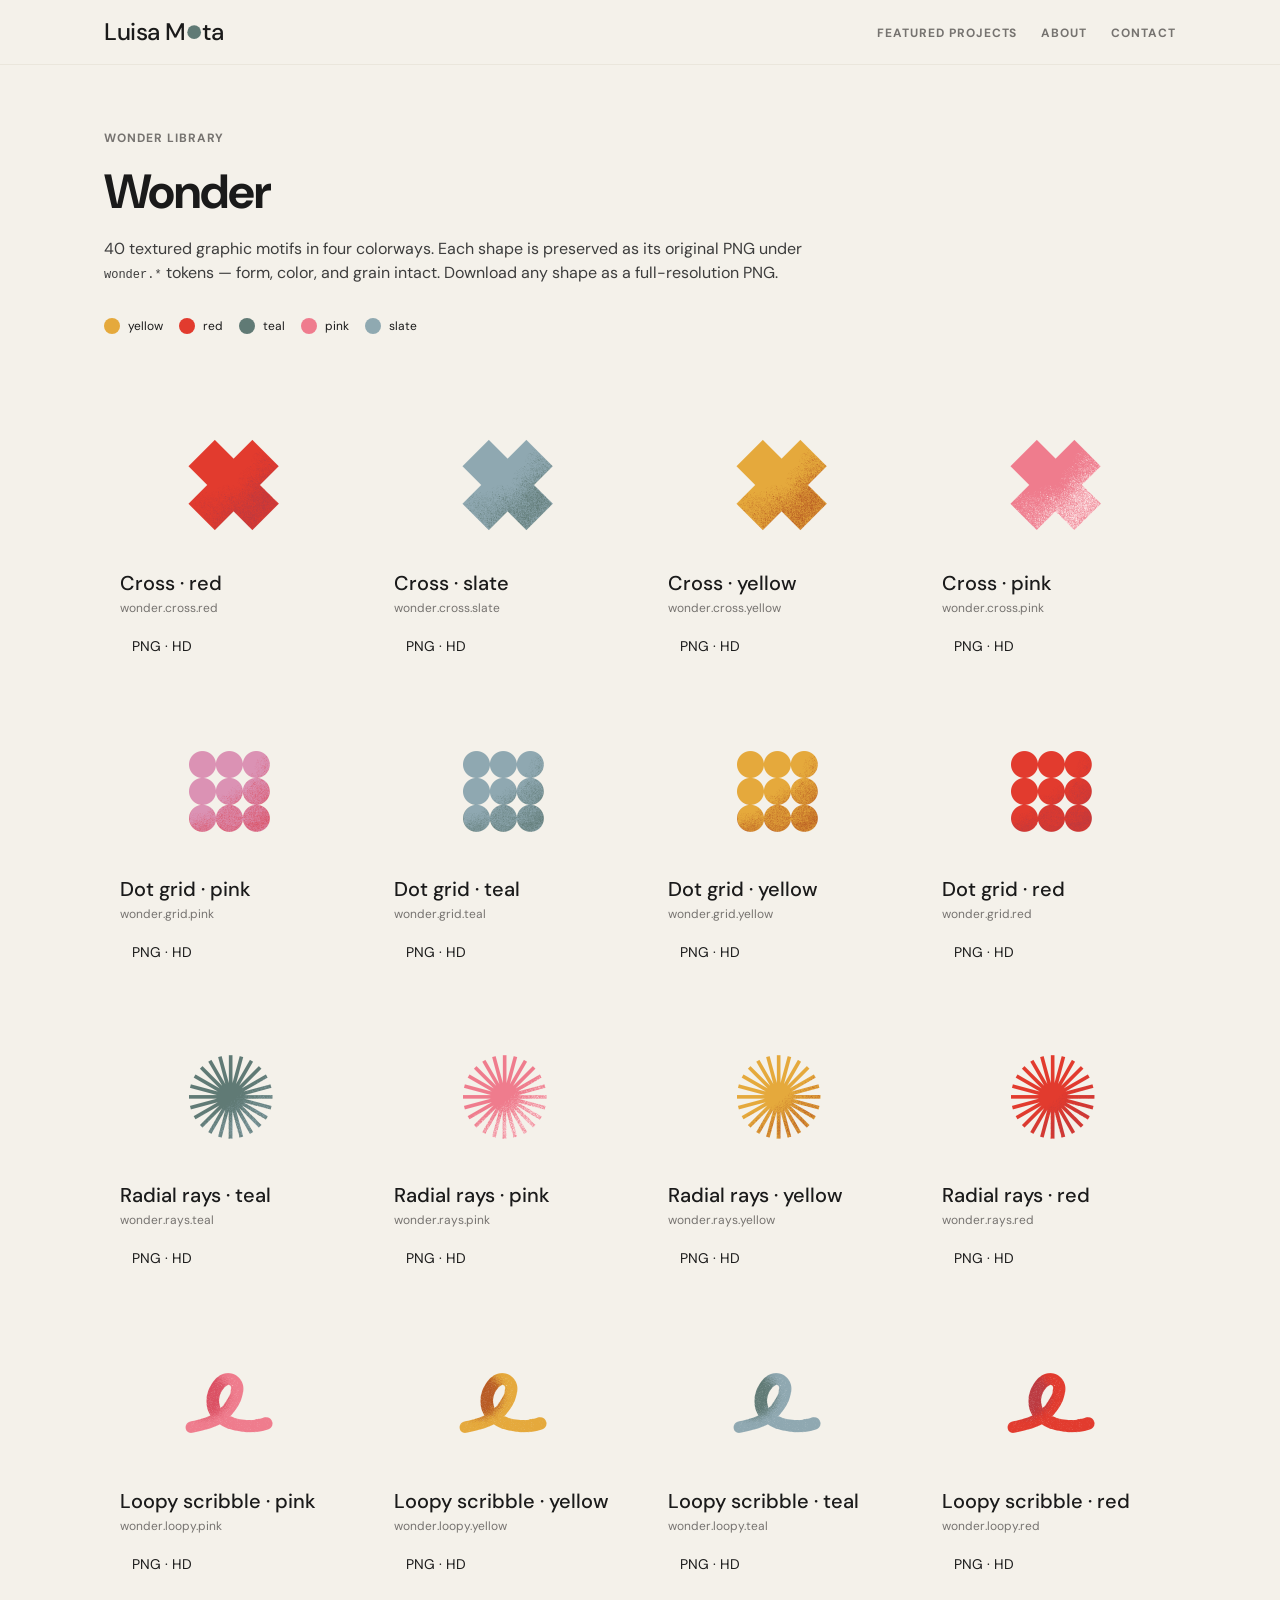
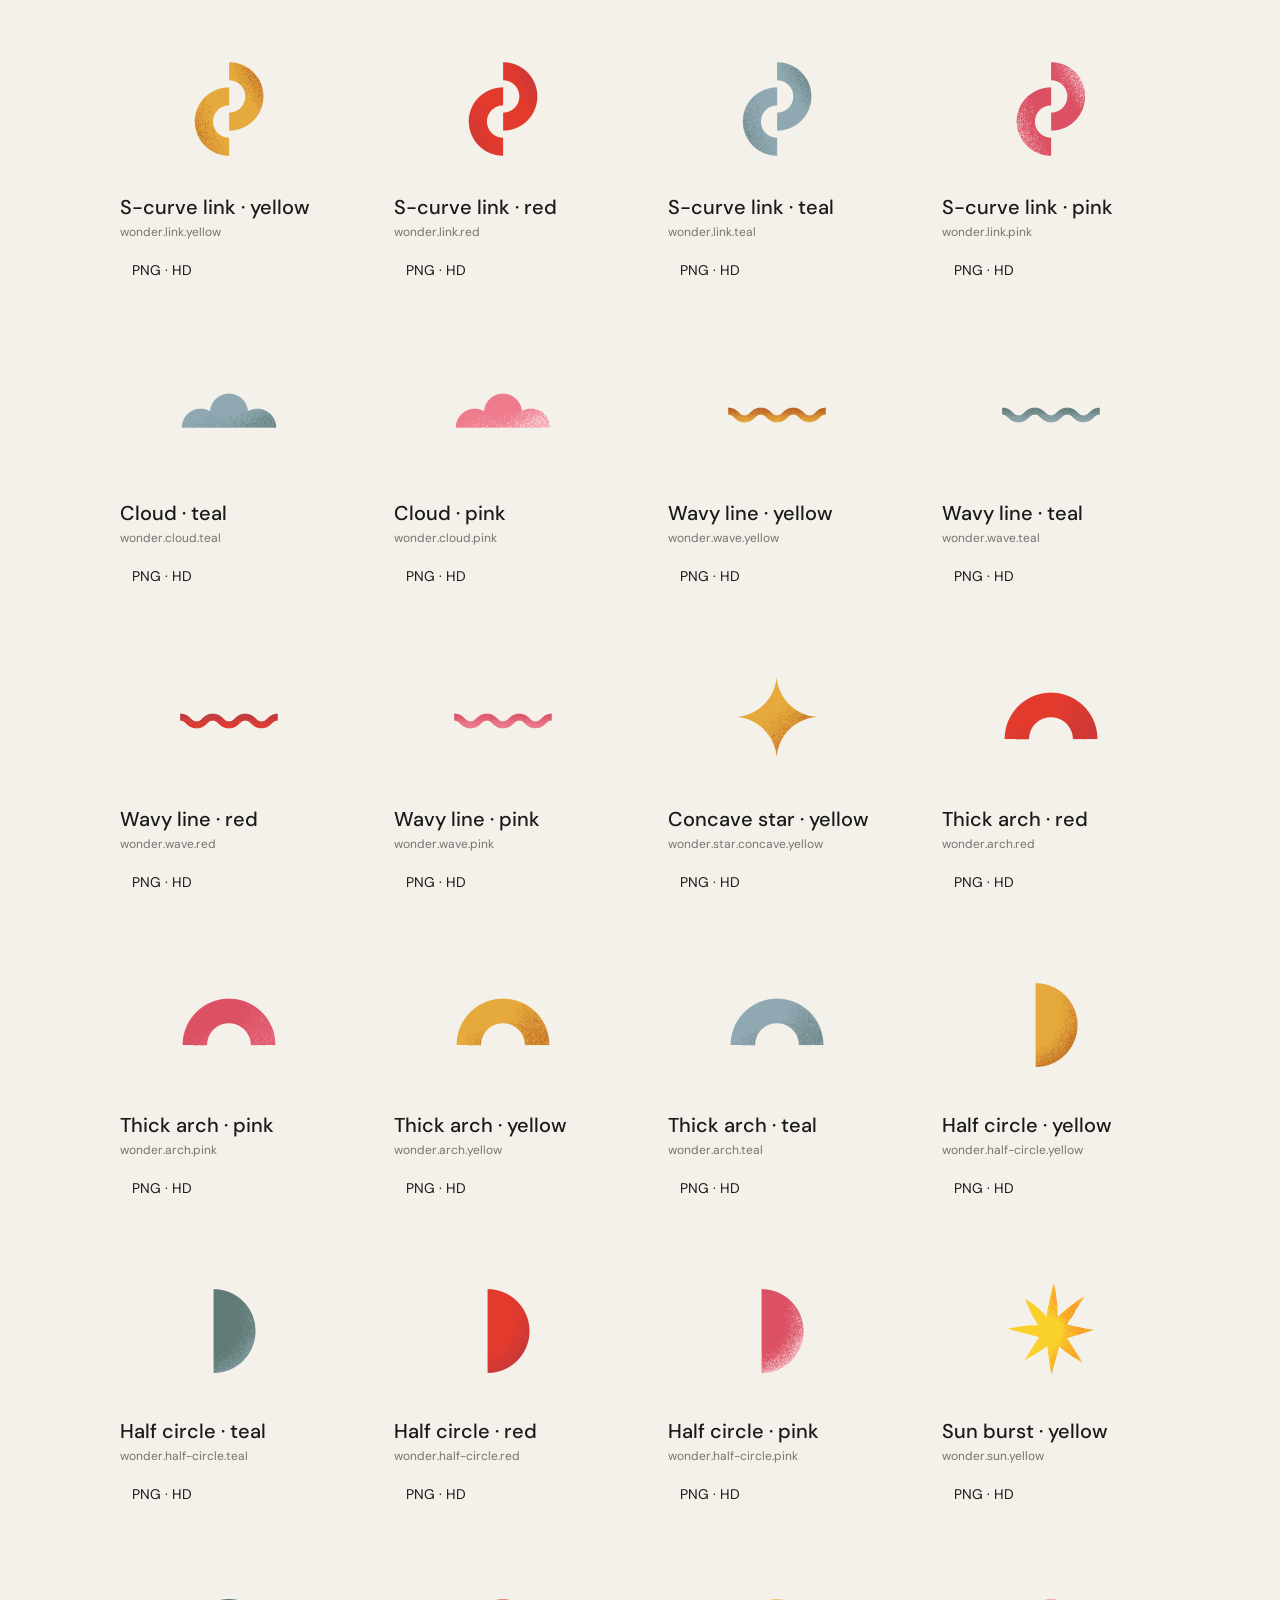
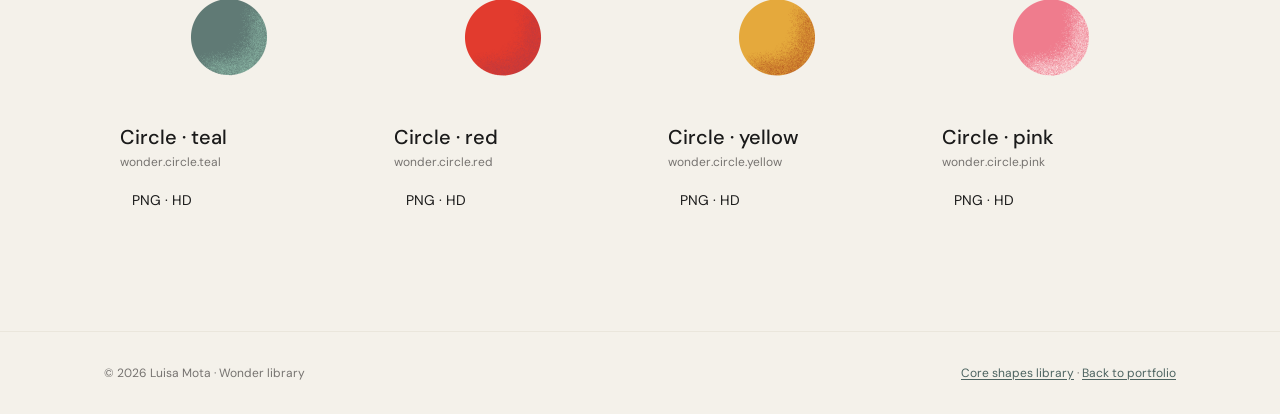
<file: Wonder/wonder.html>
<!DOCTYPE html>
<html lang="en">
<head>
  <meta charset="UTF-8">
  <meta name="viewport" content="width=device-width, initial-scale=1.0">
  <meta name="description" content="Wonder shapes library — textured graphic motifs for the Luisa Mota portfolio design system">
  <title>Wonder — Luisa Mota</title>
  <link rel="stylesheet" href="../css/base.css">
  <link rel="stylesheet" href="../css/shapes-catalog.css">
  <link rel="stylesheet" href="../css/wonder-catalog.css">
</head>
<body>
  <header class="site-header">
    <div class="container">
      <nav class="site-nav" aria-label="Main">
        <a href="../index.html" class="site-nav__brand type-heading-md" aria-label="Luisa Mota — Home">Luisa M<span class="site-nav__brand-circle" aria-hidden="true"><svg viewBox="0 0 100 100" xmlns="http://www.w3.org/2000/svg"><circle fill="currentColor" cx="50" cy="50" r="42"/></svg></span>ta</a>
        <ul class="site-nav__list">
          <li><a href="../index.html#work" class="site-nav__link type-label">Featured projects</a></li>
          <li><a href="../About/about.html" class="site-nav__link type-label">About</a></li>
          <li><a href="../Contact/contact.html" class="site-nav__link type-label">Contact</a></li>
        </ul>
        <button class="site-nav__menu-btn" type="button" aria-expanded="false" aria-controls="mobile-nav" aria-label="Open menu">
          <svg width="20" height="20" viewBox="0 0 20 20" fill="none" aria-hidden="true">
            <path d="M2 5h16M2 10h16M2 15h16" stroke="currentColor" stroke-width="1.5"/>
          </svg>
        </button>
        <div id="mobile-nav" class="site-nav__mobile" hidden>
          <a href="../index.html#work" class="site-nav__link type-label">Featured projects</a>
          <a href="../About/about.html" class="site-nav__link type-label">About</a>
          <a href="../Contact/contact.html" class="site-nav__link type-label">Contact</a>
        </div>
      </nav>
    </div>
  </header>

  <main class="shapes-catalog">
    <div class="container">
      <header class="shapes-catalog__header">
        <p class="type-label text-muted">Wonder library</p>
        <h1 class="type-heading-xl">Wonder</h1>
        <p class="type-body text-secondary stack-4">
          40 textured graphic motifs in four colorways. Each shape is preserved as its original PNG under <code class="type-caption">wonder.*</code> tokens — form, color, and grain intact. Download any shape as a full-resolution PNG.
        </p>
        <div class="shapes-catalog__palette" aria-label="Wonder colors">
          <div class="palette-swatch">
            <span class="palette-swatch__dot palette-swatch__dot--yellow"></span>
            <span class="type-caption">yellow</span>
          </div>
          <div class="palette-swatch">
            <span class="palette-swatch__dot palette-swatch__dot--red"></span>
            <span class="type-caption">red</span>
          </div>
          <div class="palette-swatch">
            <span class="palette-swatch__dot palette-swatch__dot--teal"></span>
            <span class="type-caption">teal</span>
          </div>
          <div class="palette-swatch">
            <span class="palette-swatch__dot palette-swatch__dot--pink"></span>
            <span class="type-caption">pink</span>
          </div>
          <div class="palette-swatch">
            <span class="palette-swatch__dot palette-swatch__dot--slate"></span>
            <span class="type-caption">slate</span>
          </div>
        </div>
      </header>

      <div class="shapes-catalog__grid">

        <article class="shape-card">
          <div class="shape-card__stage">
            <div class="shape-lib wonder-shape" data-img-src="assets/wonder-cross-red.png" aria-hidden="true">
              <img src="assets/wonder-cross-red.png" alt="" class="wonder-shape__preview" width="6400" height="6400" loading="lazy">
            </div>
          </div>
          <div class="shape-card__meta">
            <h2 class="type-heading-sm">Cross · red</h2>
            <p class="type-caption shape-card__token">wonder.cross.red</p>
          </div>
        </article>

        <article class="shape-card">
          <div class="shape-card__stage">
            <div class="shape-lib wonder-shape" data-img-src="assets/wonder-cross-slate.png" aria-hidden="true">
              <img src="assets/wonder-cross-slate.png" alt="" class="wonder-shape__preview" width="6400" height="6400" loading="lazy">
            </div>
          </div>
          <div class="shape-card__meta">
            <h2 class="type-heading-sm">Cross · slate</h2>
            <p class="type-caption shape-card__token">wonder.cross.slate</p>
          </div>
        </article>

        <article class="shape-card">
          <div class="shape-card__stage">
            <div class="shape-lib wonder-shape" data-img-src="assets/wonder-cross-yellow.png" aria-hidden="true">
              <img src="assets/wonder-cross-yellow.png" alt="" class="wonder-shape__preview" width="6400" height="6400" loading="lazy">
            </div>
          </div>
          <div class="shape-card__meta">
            <h2 class="type-heading-sm">Cross · yellow</h2>
            <p class="type-caption shape-card__token">wonder.cross.yellow</p>
          </div>
        </article>

        <article class="shape-card">
          <div class="shape-card__stage">
            <div class="shape-lib wonder-shape" data-img-src="assets/wonder-cross-pink.png" aria-hidden="true">
              <img src="assets/wonder-cross-pink.png" alt="" class="wonder-shape__preview" width="6400" height="6400" loading="lazy">
            </div>
          </div>
          <div class="shape-card__meta">
            <h2 class="type-heading-sm">Cross · pink</h2>
            <p class="type-caption shape-card__token">wonder.cross.pink</p>
          </div>
        </article>

        <article class="shape-card">
          <div class="shape-card__stage">
            <div class="shape-lib wonder-shape" data-img-src="assets/wonder-grid-pink.png" aria-hidden="true">
              <img src="assets/wonder-grid-pink.png" alt="" class="wonder-shape__preview" width="6400" height="6400" loading="lazy">
            </div>
          </div>
          <div class="shape-card__meta">
            <h2 class="type-heading-sm">Dot grid · pink</h2>
            <p class="type-caption shape-card__token">wonder.grid.pink</p>
          </div>
        </article>

        <article class="shape-card">
          <div class="shape-card__stage">
            <div class="shape-lib wonder-shape" data-img-src="assets/wonder-grid-teal.png" aria-hidden="true">
              <img src="assets/wonder-grid-teal.png" alt="" class="wonder-shape__preview" width="6400" height="6400" loading="lazy">
            </div>
          </div>
          <div class="shape-card__meta">
            <h2 class="type-heading-sm">Dot grid · teal</h2>
            <p class="type-caption shape-card__token">wonder.grid.teal</p>
          </div>
        </article>

        <article class="shape-card">
          <div class="shape-card__stage">
            <div class="shape-lib wonder-shape" data-img-src="assets/wonder-grid-yellow.png" aria-hidden="true">
              <img src="assets/wonder-grid-yellow.png" alt="" class="wonder-shape__preview" width="6400" height="6400" loading="lazy">
            </div>
          </div>
          <div class="shape-card__meta">
            <h2 class="type-heading-sm">Dot grid · yellow</h2>
            <p class="type-caption shape-card__token">wonder.grid.yellow</p>
          </div>
        </article>

        <article class="shape-card">
          <div class="shape-card__stage">
            <div class="shape-lib wonder-shape" data-img-src="assets/wonder-grid-red.png" aria-hidden="true">
              <img src="assets/wonder-grid-red.png" alt="" class="wonder-shape__preview" width="6400" height="6400" loading="lazy">
            </div>
          </div>
          <div class="shape-card__meta">
            <h2 class="type-heading-sm">Dot grid · red</h2>
            <p class="type-caption shape-card__token">wonder.grid.red</p>
          </div>
        </article>

        <article class="shape-card">
          <div class="shape-card__stage">
            <div class="shape-lib wonder-shape" data-img-src="assets/wonder-rays-teal.png" aria-hidden="true">
              <img src="assets/wonder-rays-teal.png" alt="" class="wonder-shape__preview" width="6400" height="6400" loading="lazy">
            </div>
          </div>
          <div class="shape-card__meta">
            <h2 class="type-heading-sm">Radial rays · teal</h2>
            <p class="type-caption shape-card__token">wonder.rays.teal</p>
          </div>
        </article>

        <article class="shape-card">
          <div class="shape-card__stage">
            <div class="shape-lib wonder-shape" data-img-src="assets/wonder-rays-pink.png" aria-hidden="true">
              <img src="assets/wonder-rays-pink.png" alt="" class="wonder-shape__preview" width="6400" height="6400" loading="lazy">
            </div>
          </div>
          <div class="shape-card__meta">
            <h2 class="type-heading-sm">Radial rays · pink</h2>
            <p class="type-caption shape-card__token">wonder.rays.pink</p>
          </div>
        </article>

        <article class="shape-card">
          <div class="shape-card__stage">
            <div class="shape-lib wonder-shape" data-img-src="assets/wonder-rays-yellow.png" aria-hidden="true">
              <img src="assets/wonder-rays-yellow.png" alt="" class="wonder-shape__preview" width="6400" height="6400" loading="lazy">
            </div>
          </div>
          <div class="shape-card__meta">
            <h2 class="type-heading-sm">Radial rays · yellow</h2>
            <p class="type-caption shape-card__token">wonder.rays.yellow</p>
          </div>
        </article>

        <article class="shape-card">
          <div class="shape-card__stage">
            <div class="shape-lib wonder-shape" data-img-src="assets/wonder-rays-red.png" aria-hidden="true">
              <img src="assets/wonder-rays-red.png" alt="" class="wonder-shape__preview" width="6400" height="6400" loading="lazy">
            </div>
          </div>
          <div class="shape-card__meta">
            <h2 class="type-heading-sm">Radial rays · red</h2>
            <p class="type-caption shape-card__token">wonder.rays.red</p>
          </div>
        </article>

        <article class="shape-card">
          <div class="shape-card__stage">
            <div class="shape-lib wonder-shape" data-img-src="assets/wonder-loopy-pink.png" aria-hidden="true">
              <img src="assets/wonder-loopy-pink.png" alt="" class="wonder-shape__preview" width="6400" height="6400" loading="lazy">
            </div>
          </div>
          <div class="shape-card__meta">
            <h2 class="type-heading-sm">Loopy scribble · pink</h2>
            <p class="type-caption shape-card__token">wonder.loopy.pink</p>
          </div>
        </article>

        <article class="shape-card">
          <div class="shape-card__stage">
            <div class="shape-lib wonder-shape" data-img-src="assets/wonder-loopy-yellow.png" aria-hidden="true">
              <img src="assets/wonder-loopy-yellow.png" alt="" class="wonder-shape__preview" width="6400" height="6400" loading="lazy">
            </div>
          </div>
          <div class="shape-card__meta">
            <h2 class="type-heading-sm">Loopy scribble · yellow</h2>
            <p class="type-caption shape-card__token">wonder.loopy.yellow</p>
          </div>
        </article>

        <article class="shape-card">
          <div class="shape-card__stage">
            <div class="shape-lib wonder-shape" data-img-src="assets/wonder-loopy-teal.png" aria-hidden="true">
              <img src="assets/wonder-loopy-teal.png" alt="" class="wonder-shape__preview" width="6400" height="6400" loading="lazy">
            </div>
          </div>
          <div class="shape-card__meta">
            <h2 class="type-heading-sm">Loopy scribble · teal</h2>
            <p class="type-caption shape-card__token">wonder.loopy.teal</p>
          </div>
        </article>

        <article class="shape-card">
          <div class="shape-card__stage">
            <div class="shape-lib wonder-shape" data-img-src="assets/wonder-loopy-red.png" aria-hidden="true">
              <img src="assets/wonder-loopy-red.png" alt="" class="wonder-shape__preview" width="6400" height="6400" loading="lazy">
            </div>
          </div>
          <div class="shape-card__meta">
            <h2 class="type-heading-sm">Loopy scribble · red</h2>
            <p class="type-caption shape-card__token">wonder.loopy.red</p>
          </div>
        </article>

        <article class="shape-card">
          <div class="shape-card__stage">
            <div class="shape-lib wonder-shape" data-img-src="assets/wonder-link-yellow.png" aria-hidden="true">
              <img src="assets/wonder-link-yellow.png" alt="" class="wonder-shape__preview" width="6400" height="6400" loading="lazy">
            </div>
          </div>
          <div class="shape-card__meta">
            <h2 class="type-heading-sm">S-curve link · yellow</h2>
            <p class="type-caption shape-card__token">wonder.link.yellow</p>
          </div>
        </article>

        <article class="shape-card">
          <div class="shape-card__stage">
            <div class="shape-lib wonder-shape" data-img-src="assets/wonder-link-red.png" aria-hidden="true">
              <img src="assets/wonder-link-red.png" alt="" class="wonder-shape__preview" width="6400" height="6400" loading="lazy">
            </div>
          </div>
          <div class="shape-card__meta">
            <h2 class="type-heading-sm">S-curve link · red</h2>
            <p class="type-caption shape-card__token">wonder.link.red</p>
          </div>
        </article>

        <article class="shape-card">
          <div class="shape-card__stage">
            <div class="shape-lib wonder-shape" data-img-src="assets/wonder-link-teal.png" aria-hidden="true">
              <img src="assets/wonder-link-teal.png" alt="" class="wonder-shape__preview" width="6400" height="6400" loading="lazy">
            </div>
          </div>
          <div class="shape-card__meta">
            <h2 class="type-heading-sm">S-curve link · teal</h2>
            <p class="type-caption shape-card__token">wonder.link.teal</p>
          </div>
        </article>

        <article class="shape-card">
          <div class="shape-card__stage">
            <div class="shape-lib wonder-shape" data-img-src="assets/wonder-link-pink.png" aria-hidden="true">
              <img src="assets/wonder-link-pink.png" alt="" class="wonder-shape__preview" width="6400" height="6400" loading="lazy">
            </div>
          </div>
          <div class="shape-card__meta">
            <h2 class="type-heading-sm">S-curve link · pink</h2>
            <p class="type-caption shape-card__token">wonder.link.pink</p>
          </div>
        </article>

        <article class="shape-card">
          <div class="shape-card__stage">
            <div class="shape-lib wonder-shape" data-img-src="assets/wonder-cloud-teal.png" aria-hidden="true">
              <img src="assets/wonder-cloud-teal.png" alt="" class="wonder-shape__preview" width="6400" height="6400" loading="lazy">
            </div>
          </div>
          <div class="shape-card__meta">
            <h2 class="type-heading-sm">Cloud · teal</h2>
            <p class="type-caption shape-card__token">wonder.cloud.teal</p>
          </div>
        </article>

        <article class="shape-card">
          <div class="shape-card__stage">
            <div class="shape-lib wonder-shape" data-img-src="assets/wonder-cloud-pink.png" aria-hidden="true">
              <img src="assets/wonder-cloud-pink.png" alt="" class="wonder-shape__preview" width="6400" height="6400" loading="lazy">
            </div>
          </div>
          <div class="shape-card__meta">
            <h2 class="type-heading-sm">Cloud · pink</h2>
            <p class="type-caption shape-card__token">wonder.cloud.pink</p>
          </div>
        </article>

        <article class="shape-card">
          <div class="shape-card__stage">
            <div class="shape-lib wonder-shape" data-img-src="assets/wonder-wave-yellow.png" aria-hidden="true">
              <img src="assets/wonder-wave-yellow.png" alt="" class="wonder-shape__preview" width="6400" height="6400" loading="lazy">
            </div>
          </div>
          <div class="shape-card__meta">
            <h2 class="type-heading-sm">Wavy line · yellow</h2>
            <p class="type-caption shape-card__token">wonder.wave.yellow</p>
          </div>
        </article>

        <article class="shape-card">
          <div class="shape-card__stage">
            <div class="shape-lib wonder-shape" data-img-src="assets/wonder-wave-teal.png" aria-hidden="true">
              <img src="assets/wonder-wave-teal.png" alt="" class="wonder-shape__preview" width="6400" height="6400" loading="lazy">
            </div>
          </div>
          <div class="shape-card__meta">
            <h2 class="type-heading-sm">Wavy line · teal</h2>
            <p class="type-caption shape-card__token">wonder.wave.teal</p>
          </div>
        </article>

        <article class="shape-card">
          <div class="shape-card__stage">
            <div class="shape-lib wonder-shape" data-img-src="assets/wonder-wave-red.png" aria-hidden="true">
              <img src="assets/wonder-wave-red.png" alt="" class="wonder-shape__preview" width="6400" height="6400" loading="lazy">
            </div>
          </div>
          <div class="shape-card__meta">
            <h2 class="type-heading-sm">Wavy line · red</h2>
            <p class="type-caption shape-card__token">wonder.wave.red</p>
          </div>
        </article>

        <article class="shape-card">
          <div class="shape-card__stage">
            <div class="shape-lib wonder-shape" data-img-src="assets/wonder-wave-pink.png" aria-hidden="true">
              <img src="assets/wonder-wave-pink.png" alt="" class="wonder-shape__preview" width="6400" height="6400" loading="lazy">
            </div>
          </div>
          <div class="shape-card__meta">
            <h2 class="type-heading-sm">Wavy line · pink</h2>
            <p class="type-caption shape-card__token">wonder.wave.pink</p>
          </div>
        </article>

        <article class="shape-card">
          <div class="shape-card__stage">
            <div class="shape-lib wonder-shape" data-img-src="assets/wonder-star-concave-yellow.png" aria-hidden="true">
              <img src="assets/wonder-star-concave-yellow.png" alt="" class="wonder-shape__preview" width="6400" height="6400" loading="lazy">
            </div>
          </div>
          <div class="shape-card__meta">
            <h2 class="type-heading-sm">Concave star · yellow</h2>
            <p class="type-caption shape-card__token">wonder.star.concave.yellow</p>
          </div>
        </article>

        <article class="shape-card">
          <div class="shape-card__stage">
            <div class="shape-lib wonder-shape" data-img-src="assets/wonder-arch-red.png" aria-hidden="true">
              <img src="assets/wonder-arch-red.png" alt="" class="wonder-shape__preview" width="6400" height="6400" loading="lazy">
            </div>
          </div>
          <div class="shape-card__meta">
            <h2 class="type-heading-sm">Thick arch · red</h2>
            <p class="type-caption shape-card__token">wonder.arch.red</p>
          </div>
        </article>

        <article class="shape-card">
          <div class="shape-card__stage">
            <div class="shape-lib wonder-shape" data-img-src="assets/wonder-arch-pink.png" aria-hidden="true">
              <img src="assets/wonder-arch-pink.png" alt="" class="wonder-shape__preview" width="6400" height="6400" loading="lazy">
            </div>
          </div>
          <div class="shape-card__meta">
            <h2 class="type-heading-sm">Thick arch · pink</h2>
            <p class="type-caption shape-card__token">wonder.arch.pink</p>
          </div>
        </article>

        <article class="shape-card">
          <div class="shape-card__stage">
            <div class="shape-lib wonder-shape" data-img-src="assets/wonder-arch-yellow.png" aria-hidden="true">
              <img src="assets/wonder-arch-yellow.png" alt="" class="wonder-shape__preview" width="6400" height="6400" loading="lazy">
            </div>
          </div>
          <div class="shape-card__meta">
            <h2 class="type-heading-sm">Thick arch · yellow</h2>
            <p class="type-caption shape-card__token">wonder.arch.yellow</p>
          </div>
        </article>

        <article class="shape-card">
          <div class="shape-card__stage">
            <div class="shape-lib wonder-shape" data-img-src="assets/wonder-arch-teal.png" aria-hidden="true">
              <img src="assets/wonder-arch-teal.png" alt="" class="wonder-shape__preview" width="6400" height="6400" loading="lazy">
            </div>
          </div>
          <div class="shape-card__meta">
            <h2 class="type-heading-sm">Thick arch · teal</h2>
            <p class="type-caption shape-card__token">wonder.arch.teal</p>
          </div>
        </article>

        <article class="shape-card">
          <div class="shape-card__stage">
            <div class="shape-lib wonder-shape" data-img-src="assets/wonder-half-circle-yellow.png" aria-hidden="true">
              <img src="assets/wonder-half-circle-yellow.png" alt="" class="wonder-shape__preview" width="6400" height="6400" loading="lazy">
            </div>
          </div>
          <div class="shape-card__meta">
            <h2 class="type-heading-sm">Half circle · yellow</h2>
            <p class="type-caption shape-card__token">wonder.half-circle.yellow</p>
          </div>
        </article>

        <article class="shape-card">
          <div class="shape-card__stage">
            <div class="shape-lib wonder-shape" data-img-src="assets/wonder-half-circle-teal.png" aria-hidden="true">
              <img src="assets/wonder-half-circle-teal.png" alt="" class="wonder-shape__preview" width="6400" height="6400" loading="lazy">
            </div>
          </div>
          <div class="shape-card__meta">
            <h2 class="type-heading-sm">Half circle · teal</h2>
            <p class="type-caption shape-card__token">wonder.half-circle.teal</p>
          </div>
        </article>

        <article class="shape-card">
          <div class="shape-card__stage">
            <div class="shape-lib wonder-shape" data-img-src="assets/wonder-half-circle-red.png" aria-hidden="true">
              <img src="assets/wonder-half-circle-red.png" alt="" class="wonder-shape__preview" width="6400" height="6400" loading="lazy">
            </div>
          </div>
          <div class="shape-card__meta">
            <h2 class="type-heading-sm">Half circle · red</h2>
            <p class="type-caption shape-card__token">wonder.half-circle.red</p>
          </div>
        </article>

        <article class="shape-card">
          <div class="shape-card__stage">
            <div class="shape-lib wonder-shape" data-img-src="assets/wonder-half-circle-pink.png" aria-hidden="true">
              <img src="assets/wonder-half-circle-pink.png" alt="" class="wonder-shape__preview" width="6400" height="6400" loading="lazy">
            </div>
          </div>
          <div class="shape-card__meta">
            <h2 class="type-heading-sm">Half circle · pink</h2>
            <p class="type-caption shape-card__token">wonder.half-circle.pink</p>
          </div>
        </article>

        <article class="shape-card">
          <div class="shape-card__stage">
            <div class="shape-lib wonder-shape" data-img-src="assets/wonder-sun-yellow.png" aria-hidden="true">
              <img src="assets/wonder-sun-yellow.png" alt="" class="wonder-shape__preview" width="6400" height="6400" loading="lazy">
            </div>
          </div>
          <div class="shape-card__meta">
            <h2 class="type-heading-sm">Sun burst · yellow</h2>
            <p class="type-caption shape-card__token">wonder.sun.yellow</p>
          </div>
        </article>

        <article class="shape-card">
          <div class="shape-card__stage">
            <div class="shape-lib wonder-shape" data-img-src="assets/wonder-circle-teal.png" aria-hidden="true">
              <img src="assets/wonder-circle-teal.png" alt="" class="wonder-shape__preview" width="6400" height="6400" loading="lazy">
            </div>
          </div>
          <div class="shape-card__meta">
            <h2 class="type-heading-sm">Circle · teal</h2>
            <p class="type-caption shape-card__token">wonder.circle.teal</p>
          </div>
        </article>

        <article class="shape-card">
          <div class="shape-card__stage">
            <div class="shape-lib wonder-shape" data-img-src="assets/wonder-circle-red.png" aria-hidden="true">
              <img src="assets/wonder-circle-red.png" alt="" class="wonder-shape__preview" width="6400" height="6400" loading="lazy">
            </div>
          </div>
          <div class="shape-card__meta">
            <h2 class="type-heading-sm">Circle · red</h2>
            <p class="type-caption shape-card__token">wonder.circle.red</p>
          </div>
        </article>

        <article class="shape-card">
          <div class="shape-card__stage">
            <div class="shape-lib wonder-shape" data-img-src="assets/wonder-circle-yellow.png" aria-hidden="true">
              <img src="assets/wonder-circle-yellow.png" alt="" class="wonder-shape__preview" width="6400" height="6400" loading="lazy">
            </div>
          </div>
          <div class="shape-card__meta">
            <h2 class="type-heading-sm">Circle · yellow</h2>
            <p class="type-caption shape-card__token">wonder.circle.yellow</p>
          </div>
        </article>

        <article class="shape-card">
          <div class="shape-card__stage">
            <div class="shape-lib wonder-shape" data-img-src="assets/wonder-circle-pink.png" aria-hidden="true">
              <img src="assets/wonder-circle-pink.png" alt="" class="wonder-shape__preview" width="6400" height="6400" loading="lazy">
            </div>
          </div>
          <div class="shape-card__meta">
            <h2 class="type-heading-sm">Circle · pink</h2>
            <p class="type-caption shape-card__token">wonder.circle.pink</p>
          </div>
        </article>
      </div>
    </div>
  </main>

  <footer class="site-footer">
    <div class="container site-footer__inner">
      <p class="type-caption text-muted">© 2026 Luisa Mota · Wonder library</p>
      <p class="type-caption text-muted">
        <a href="../shapes-catalog.html" class="text-link">Core shapes library</a>
        <span aria-hidden="true"> · </span>
        <a href="../index.html" class="text-link">Back to portfolio</a>
      </p>
    </div>
  </footer>

  <script src="../js/shapes-catalog.js"></script>
  <script>
    const menuBtn = document.querySelector('.site-nav__menu-btn');
    const mobileNav = document.getElementById('mobile-nav');
    menuBtn.addEventListener('click', () => {
      const isOpen = mobileNav.classList.toggle('is-open');
      mobileNav.hidden = !isOpen;
      menuBtn.setAttribute('aria-expanded', String(isOpen));
    });
  </script>
</body>
</html>
</file>
<file: css/base.css>
@import url('https://fonts.googleapis.com/css2?family=DM+Sans:ital,opsz,wght@0,9..40,400;0,9..40,500;0,9..40,700;1,9..40,400&family=DM+Serif+Display:ital@0;1&display=swap');

@import './tokens.css';
@import './shapes.css';

*,
*::before,
*::after {
  box-sizing: border-box;
  margin: 0;
  padding: 0;
}

html {
  scroll-behavior: smooth;
}

@media (prefers-reduced-motion: reduce) {
  html {
    scroll-behavior: auto;
  }

  *,
  *::before,
  *::after {
    animation-duration: 0.01ms !important;
    animation-iteration-count: 1 !important;
    transition-duration: 0.01ms !important;
  }
}

body {
  font-family: var(--font-sans);
  font-size: var(--size-300);
  font-weight: var(--font-weight-regular);
  line-height: var(--line-normal);
  letter-spacing: var(--track-normal);
  color: var(--text-primary);
  background-color: var(--bg-base);
  -webkit-font-smoothing: antialiased;
}

img,
svg {
  display: block;
  max-width: 100%;
}

a {
  color: inherit;
  text-decoration: none;
}

button {
  font: inherit;
  cursor: pointer;
  border: none;
  background: none;
}

ul,
ol {
  list-style: none;
}

/* Typography */

.type-display {
  font-size: clamp(2.5rem, 8vw, 6.25rem);
  font-weight: var(--font-weight-bold);
  line-height: var(--line-tight);
  letter-spacing: var(--track-tight);
}

.type-heading-xl {
  font-size: clamp(2rem, 5vw, 3rem);
  font-weight: var(--font-weight-bold);
  line-height: var(--line-snug);
  letter-spacing: var(--track-tight);
}

.type-heading-lg {
  font-size: var(--size-600);
  font-weight: var(--font-weight-medium);
  line-height: var(--line-snug);
  letter-spacing: var(--track-tight);
}

.type-heading-md {
  font-size: var(--size-500);
  font-weight: var(--font-weight-medium);
  line-height: var(--line-snug);
  letter-spacing: var(--track-tight);
}

.type-heading-sm {
  font-size: var(--size-400);
  font-weight: var(--font-weight-medium);
  line-height: var(--line-snug);
  letter-spacing: var(--track-normal);
}

.type-body {
  font-size: var(--size-300);
  font-weight: var(--font-weight-regular);
  line-height: var(--line-normal);
  letter-spacing: var(--track-normal);
}

.type-body-sm {
  font-size: var(--size-200);
  font-weight: var(--font-weight-regular);
  line-height: var(--line-normal);
  letter-spacing: var(--track-normal);
}

.type-label {
  font-size: var(--size-100);
  font-weight: var(--font-weight-bold);
  line-height: var(--line-normal);
  letter-spacing: var(--track-wide);
  text-transform: uppercase;
}

.type-caption {
  font-size: var(--size-100);
  font-weight: var(--font-weight-regular);
  line-height: var(--line-normal);
  letter-spacing: var(--track-normal);
}

.type-editorial {
  font-family: var(--font-serif);
  font-size: var(--size-600);
  font-weight: var(--font-weight-regular);
  font-style: italic;
  line-height: var(--line-snug);
  letter-spacing: var(--track-normal);
}

.text-secondary {
  color: var(--text-secondary);
}

.text-muted {
  color: var(--text-muted);
}

.text-link {
  color: var(--text-link);
  text-decoration: underline;
  text-underline-offset: 2px;
}

.text-link:hover {
  color: var(--text-primary);
}

.text-link:focus-visible {
  outline: none;
  box-shadow: var(--shadow-focus);
}

/* Layout */

.container {
  width: 100%;
  max-width: var(--layout-container);
  margin-inline: auto;
  padding-inline: var(--layout-margin);
}

.grid {
  display: grid;
  grid-template-columns: repeat(12, 1fr);
  gap: var(--layout-gutter);
}

.section {
  padding-block: var(--layout-section);
}

.section-header {
  margin-bottom: var(--space-12);
}

.section-header .type-heading-lg {
  font-weight: 600;
}

.section-header__row {
  display: flex;
  align-items: center;
  justify-content: space-between;
  gap: var(--space-6);
}

.section-header .type-label {
  margin-bottom: var(--space-4);
}

.prose {
  max-width: 66ch;
}

.stack-2 {
  margin-top: var(--space-2);
}

.stack-4 {
  margin-top: var(--space-4);
}

.prose p + p {
  margin-top: var(--space-4);
}

.prose ul {
  list-style: disc;
  padding-left: 1.25em;
  margin-top: var(--space-3);
  display: flex;
  flex-direction: column;
  gap: var(--space-2);
}

.prose ul ul {
  list-style: disc;
  margin-top: var(--space-2);
  margin-bottom: var(--space-1);
}

.section-header--compact {
  margin-bottom: var(--space-6);
}

/* Navigation */

.site-header {
  position: sticky;
  top: 0;
  z-index: var(--z-sticky);
  background-color: var(--bg-base);
  border-bottom: var(--border-hairline);
}

.site-nav {
  position: relative;
  display: flex;
  align-items: center;
  justify-content: space-between;
  height: 64px;
}

.site-nav__brand {
  display: inline-flex;
  align-items: center;
  justify-content: center;
  color: var(--text-primary);
  transition: color var(--motion-fast) var(--ease-standard);
}

.site-nav__brand:hover {
  color: var(--interactive);
}

.site-nav__brand:focus-visible {
  outline: none;
  border-radius: var(--radius-sm);
  box-shadow: var(--shadow-focus);
}

.site-nav__brand-circle {
  display: inline-block;
  width: 0.68em;
  height: 0.68em;
  vertical-align: -0.06em;
  color: var(--interactive);
}

.site-nav__brand-circle svg {
  display: block;
  width: 100%;
  height: 100%;
}

.site-nav__list {
  display: none;
  align-items: center;
  gap: var(--space-6);
}

.site-nav__link {
  position: relative;
  padding-block: var(--space-2);
  color: var(--text-muted);
  transition: color var(--motion-fast) var(--ease-standard);
}

.site-nav__link:hover {
  color: var(--text-primary);
}

.site-nav__link:focus-visible {
  outline: none;
  box-shadow: var(--shadow-focus);
}

.site-nav__link[aria-current="page"] {
  color: var(--text-primary);
}

.site-nav__link[aria-current="page"]::after {
  content: '';
  position: absolute;
  left: 0;
  right: 0;
  bottom: 0;
  height: 2px;
  background-color: var(--interactive);
}

.site-nav__menu-btn {
  display: flex;
  align-items: center;
  justify-content: center;
  width: 44px;
  height: 44px;
  border-radius: var(--radius-none);
  color: var(--text-primary);
  transition: background-color var(--motion-fast) var(--ease-standard);
}

.site-nav__menu-btn:hover {
  background-color: var(--bg-sunken);
}

.site-nav__menu-btn:focus-visible {
  outline: none;
  box-shadow: var(--shadow-focus);
}

.site-nav__mobile {
  display: none;
  position: absolute;
  top: 64px;
  left: 0;
  right: 0;
  z-index: var(--z-dropdown);
  background-color: var(--bg-raised);
  border-bottom: var(--border-hairline);
  padding: var(--space-4) var(--layout-margin);
}

.site-nav__mobile.is-open {
  display: block;
}

.site-nav__mobile .site-nav__link {
  display: block;
  padding-block: var(--space-4);
}

@media (min-width: 1024px) {
  .site-nav__list {
    display: flex;
  }

  .site-nav__menu-btn {
    display: none;
  }

  .site-nav__mobile {
    display: none !important;
  }
}

/* Buttons */

.btn {
  display: inline-flex;
  align-items: center;
  justify-content: center;
  gap: var(--space-2);
  height: 44px;
  padding-inline: var(--space-4);
  border-radius: 30px;
  font-size: var(--size-300);
  font-weight: var(--font-weight-regular);
  line-height: var(--line-normal);
  transition: all var(--motion-fast) var(--ease-standard);
}

.btn--sm {
  height: 36px;
  padding-inline: var(--space-3);
  font-size: var(--size-200);
}

.btn--lg {
  height: 52px;
  padding-inline: var(--space-6);
}

.btn__icon {
  flex-shrink: 0;
}

.btn--primary {
  background-color: var(--bg-inverse);
  color: var(--text-inverse);
}

.btn--primary:hover {
  background-color: var(--color-ink-soft);
}

.btn--primary:active {
  opacity: 0.96;
}

.btn--primary:focus-visible {
  outline: none;
  box-shadow: var(--shadow-focus-inverse);
}

.btn--secondary {
  background-color: transparent;
  color: var(--text-primary);
  border: var(--border-strong);
}

.btn--secondary:hover {
  background-color: var(--bg-sunken);
}

.btn--secondary:active {
  opacity: 0.96;
}

.btn--secondary:focus-visible {
  outline: none;
  box-shadow: var(--shadow-focus);
}

.btn--ghost {
  color: var(--text-primary);
}

.btn--ghost:hover {
  background-color: var(--bg-sunken);
}

.btn--ghost:focus-visible {
  outline: none;
  box-shadow: var(--shadow-focus);
}

/* Cards */

.card-grid {
  display: grid;
  grid-template-columns: 1fr;
  gap: var(--space-6);
}

@media (min-width: 768px) {
  .card-grid {
    grid-template-columns: repeat(2, 1fr);
  }
}

.card-grid--featured {
  grid-template-columns: 1fr;
}

@media (min-width: 768px) {
  .card-grid--featured {
    grid-template-columns: repeat(2, 1fr);
  }
}

.card {
  display: flex;
  flex-direction: column;
  background-color: var(--bg-raised);
  border: var(--border-hairline);
  border-radius: var(--radius-photo);
  box-shadow: var(--shadow-raised);
  transition: border-color var(--motion-fast) var(--ease-standard),
    box-shadow var(--motion-fast) var(--ease-standard);
  text-decoration: none;
  color: inherit;
}

.card:hover {
  border-color: var(--border-default);
  box-shadow: 0 4px 16px rgba(26, 26, 26, 0.12);
}

.card:focus-visible {
  outline: none;
  box-shadow: var(--shadow-focus);
}

.card__media {
  aspect-ratio: 4 / 3;
  background-color: var(--bg-sunken);
  border-bottom: var(--border-hairline);
  border-radius: var(--radius-photo) var(--radius-photo) 0 0;
  overflow: hidden;
}

.card__media img {
  width: 100%;
  height: 100%;
  object-fit: cover;
}

.card__body {
  display: flex;
  flex-direction: column;
  gap: var(--space-4);
  padding: var(--space-6);
}

.card__meta {
  display: flex;
  flex-wrap: wrap;
  align-items: center;
  gap: var(--space-2);
}

.card__devices {
  display: inline-flex;
  align-items: center;
  gap: var(--space-2);
  margin-left: auto;
  color: var(--text-muted);
}

.card__device-icon {
  width: 18px;
  height: 18px;
}

/* Badges */

.badge {
  display: inline-flex;
  align-items: center;
  gap: var(--space-1);
  padding: var(--space-1) var(--space-2);
  border-radius: var(--radius-pill);
  font-size: var(--size-100);
  font-weight: var(--font-weight-medium);
  line-height: var(--line-normal);
  letter-spacing: var(--track-wide);
  text-transform: uppercase;
}

.badge--neutral {
  background-color: var(--bg-sunken);
  color: var(--text-secondary);
}

.badge--live {
  background-color: var(--bg-sunken);
  color: var(--text-primary);
}

.badge--live::before {
  content: '';
  width: 6px;
  height: 6px;
  border-radius: var(--radius-circle);
  background-color: var(--interactive);
}

.tag {
  display: inline-flex;
  align-items: center;
  padding: var(--space-1) var(--space-2);
  border: var(--border-strong);
  border-radius: var(--radius-pill);
  font-size: var(--size-100);
  font-weight: var(--font-weight-medium);
  line-height: var(--line-normal);
  letter-spacing: var(--track-wide);
  text-transform: uppercase;
  color: var(--text-primary);
}

/* Inputs */

.field {
  display: flex;
  flex-direction: column;
  gap: var(--space-2);
}

.field__label {
  color: var(--text-primary);
}

.field__input {
  height: 44px;
  padding-inline: var(--space-4);
  background-color: var(--bg-sunken);
  border: var(--border-hairline);
  border-radius: var(--radius-sm);
  color: var(--text-primary);
  font-family: var(--font-sans);
  font-size: var(--size-300);
  transition: border-color var(--motion-fast) var(--ease-standard),
    box-shadow var(--motion-fast) var(--ease-standard);
}

.field__input::placeholder {
  color: var(--text-muted);
}

.field__input:hover {
  border: var(--border-strong);
}

.field__input:focus {
  outline: none;
  border: var(--border-focus);
  box-shadow: var(--shadow-focus);
}

.field__textarea {
  min-height: calc(3 * var(--size-300) * var(--line-normal) + 2 * var(--space-3));
  height: auto;
  padding-block: var(--space-3);
  resize: vertical;
}

/* Hero */

.hero {
  padding-block: var(--space-24) var(--layout-section);
}

.hero__grid {
  align-items: center;
}

.hero__content {
  grid-column: 1 / -1;
}

.hero__media {
  grid-column: 1 / -1;
  width: 100%;
  max-width: min(100%, 28rem);
  margin-inline: auto;
  margin-top: var(--space-12);
}

.hero__image {
  display: block;
  width: 100%;
  height: auto;
  border-radius: var(--radius-photo);
}

.hero__title-group {
  gap: var(--space-4);
}

.hero-title__circle {
  display: inline-block;
  width: 0.68em;
  height: 0.68em;
  vertical-align: -0.06em;
  color: var(--interactive);
}

.hero-title__circle--ochre {
  color: var(--status-warning);
}

.hero-title__circle--red {
  color: var(--expressive);
}

.hero-title__circle svg {
  display: block;
  width: 100%;
  height: 100%;
}

.hero-title__line {
  display: block;
}

.hero-title__name-wrap {
  display: inline-flex;
  flex-direction: column;
  align-items: stretch;
  gap: var(--space-4);
}

.hero__title-group .shape--line,
.hero__line {
  max-width: 280px;
  width: 100%;
  height: 12px;
}

.hero-title__name-wrap .hero__line {
  max-width: none;
}

.section-header--shapes {
  margin-bottom: var(--space-12);
  display: flex;
  align-items: flex-end;
  justify-content: space-between;
  gap: var(--space-6);
}

.section-header--shapes .section-header__text {
  flex: 1;
}

.section-header--shapes .section-header__shape {
  flex-shrink: 0;
  margin-bottom: var(--space-2);
}

.hero__intro {
  margin-top: var(--space-6);
  max-width: 66ch;
}

.hero__meta {
  display: flex;
  flex-wrap: wrap;
  gap: var(--space-6);
  margin-top: var(--space-8);
}

.hero__actions {
  margin-top: var(--space-8);
}

@media (min-width: 1024px) {
  .hero__content {
    grid-column: 1 / 7;
  }

  .hero__media {
    grid-column: 7 / 13;
    width: 100%;
    max-width: none;
    margin-top: 0;
    margin-inline: 0;
    justify-self: stretch;
  }

  .hero .hero__grid {
    align-items: stretch;
  }

  .hero .hero__media {
    display: flex;
    align-items: stretch;
    justify-content: stretch;
    min-height: 100%;
  }

  .hero .hero__image {
    width: 100%;
    height: 100%;
    max-width: none;
    object-fit: contain;
    object-position: center center;
  }
}

/* About */

.about__grid {
  align-items: start;
}

.about__content {
  grid-column: 1 / -1;
}

.about__aside {
  grid-column: 1 / -1;
  margin-top: var(--space-12);
  padding: var(--space-6);
  border: var(--border-hairline);
  background-color: var(--bg-raised);
  border-radius: var(--radius-md);
}

.about__list {
  display: flex;
  flex-direction: column;
  gap: var(--space-4);
}

.about__list dt {
  color: var(--text-muted);
}

.about__list-title {
  margin-bottom: var(--space-4);
}

/* About page */

.about-hero {
  padding-block: var(--space-16) var(--space-12);
}

.about-hero__grid {
  align-items: center;
}

.about-hero__main {
  width: 100%;
  max-width: none;
  margin-bottom: 0;
}

.about-hero .hero__media {
  width: min(100%, 600px);
}

.about-hero .hero__image {
  width: 100%;
  aspect-ratio: 1 / 1;
  height: auto;
  object-fit: cover;
}

.about-hero__tagline {
  margin-top: var(--space-4);
  max-width: none;
}

.about-hero__meta-card {
  margin-top: var(--space-8);
}

.about-hero__meta-list {
  grid-template-columns: repeat(4, minmax(0, 1fr));
}

.about-page__body {
  position: relative;
  max-width: none;
  isolation: isolate;
  min-width: 0;
  flex: 1 1 auto;
}

@media (min-width: 1024px) {
  .about-content__layout.container {
    display: flex;
    flex-direction: row;
    align-items: flex-start;
    gap: clamp(1.5rem, 3vw, 2.75rem);
  }

  .about-content__layout .project-toc {
    display: block;
    flex: 0 0 10.5rem;
    width: 10.5rem;
    max-width: 10.5rem;
    position: sticky;
    top: 6rem;
    align-self: flex-start;
    max-height: calc(100vh - 8rem);
    overflow-y: auto;
    z-index: 2;
  }
}

.about-route {
  position: absolute;
  inset: 0;
  width: 100%;
  height: 100%;
  pointer-events: none;
  z-index: 0;
  overflow: visible;
}

.about-route__stroke {
  fill: none;
  stroke: #6FAEA7;
  stroke-width: 2px;
  stroke-linecap: round;
  stroke-linejoin: round;
  vector-effect: non-scaling-stroke;
}

.about-section {
  position: relative;
  z-index: 1;
  display: flex;
  align-items: center;
  justify-content: space-between;
  gap: var(--space-8);
  padding-bottom: 50px;
  scroll-margin-top: 6rem;
}

.about-page__body .about-section + .about-section {
  margin-top: 0;
  padding-top: 50px;
}

.about-section:nth-of-type(odd) {
  flex-direction: row-reverse;
  gap: 30px;
}

.about-section:nth-of-type(even) {
  gap: 20px;
}

.about-section__main {
  flex: 1;
  min-width: 0;
  padding-inline: clamp(2rem, 7vw, 5.5rem);
}

.about-section:nth-of-type(odd) .about-section__main {
  padding-left: 0;
}

.about-section:nth-of-type(even) .about-section__main {
  padding-right: 0;
}

.about-section__shape {
  flex-shrink: 0;
  align-self: flex-end;
  width: clamp(5.5rem, 14vw, 10rem);
  margin-bottom: -45px;
}

.about-section:nth-of-type(4) .about-section__shape {
  width: calc(clamp(5.5rem, 14vw, 10rem) * 1.6);
}

.about-section:nth-of-type(2) .about-section__shape {
  width: calc(clamp(5.5rem, 14vw, 10rem) * 1.69);
}

.about-section:nth-of-type(3) .about-section__shape {
  width: calc(clamp(5.5rem, 14vw, 10rem) * 1.3);
}

.about-section:nth-of-type(7) .about-section__shape {
  width: calc(clamp(5.5rem, 14vw, 10rem) * 0.8);
}

.about-section__shape img {
  display: block;
  width: 100%;
  height: auto;
}

.about-section.about-section--contact {
  flex-direction: row;
  align-items: flex-start;
  gap: 30px;
  padding-bottom: 0;
}

.about-section.about-section--contact .about-section__body {
  display: flex;
  align-items: flex-end;
  gap: 30px;
  flex: 1;
  min-width: 0;
  padding-bottom: 50px;
}

.about-section.about-section--contact .about-section__main {
  flex: 0 1 auto;
  padding-left: 0;
  padding-right: 0;
}

.about-section.about-section--contact .about-section__shape {
  order: 0;
  align-self: flex-end;
  margin-bottom: -45px;
}

.about-section__rays {
  flex-shrink: 0;
  margin-left: auto;
  pointer-events: none;
}

.about-section__rays img {
  display: block;
  width: clamp(11.2rem, 22.4vw, 19.25rem);
  height: auto;
}

@media (max-width: 700px) {
  .about-section {
    gap: var(--space-4);
  }

  .about-section:nth-of-type(odd) {
    gap: var(--space-4);
  }

  .about-section:nth-of-type(even) {
    gap: var(--space-4);
  }

  .about-section__main {
    padding-inline: 0;
  }

  .about-section__shape {
    width: 4.5rem;
    align-self: flex-end;
    margin-bottom: -45px;
  }

  .about-section:nth-of-type(4) .about-section__shape {
    width: calc(4.5rem * 1.6);
  }

  .about-section:nth-of-type(2) .about-section__shape {
    width: calc(4.5rem * 1.69);
  }

  .about-section:nth-of-type(3) .about-section__shape {
    width: calc(4.5rem * 1.3);
  }

  .about-section:nth-of-type(7) .about-section__shape {
    width: calc(4.5rem * 0.8);
  }

  .about-section.about-section--contact {
    flex-wrap: wrap;
  }

  .about-section__rays {
    width: 100%;
    margin-left: 0;
    display: flex;
    justify-content: flex-end;
  }

  .about-section__rays img {
    width: min(100%, 11.2rem);
  }

  .about-route {
    display: none;
  }
}

.about-content .type-heading-sm {
  font-size: var(--size-400);
  font-weight: var(--font-weight-medium);
  line-height: var(--line-snug);
  letter-spacing: var(--track-normal);
}

.about-page__figure {
  margin-top: var(--space-6);
}

.about-capabilities {
  display: flex;
  flex-direction: column;
  gap: var(--space-4);
  margin-top: var(--space-2);
}

.about-capabilities .project-section__subtitle {
  margin-top: 0;
}

.about-capabilities__content:empty {
  display: none;
}

.about-page__actions {
  display: flex;
  flex-wrap: wrap;
  gap: var(--space-3);
  margin-top: var(--space-6);
}

.about-content .project-figure__media img {
  width: 100%;
  height: auto;
  object-fit: cover;
  border-radius: var(--radius-photo);
}

@media (min-width: 1024px) {
  .about__content {
    grid-column: 1 / 8;
  }

  .about__aside {
    grid-column: 9 / 13;
    margin-top: 0;
  }
}

/* Contact */

.home-contact {
  position: relative;
  overflow: hidden;
}

.home-contact .container {
  position: relative;
  z-index: 1;
}

.home-contact__decor {
  position: absolute;
  inset: 0;
  pointer-events: none;
  z-index: 0;
}

.home-contact__shape {
  position: absolute;
  display: block;
  width: auto;
  height: auto;
  object-fit: contain;
  pointer-events: none;
}

.home-contact__shape--circle {
  top: 0;
  right: -0.5rem;
  width: clamp(10rem, 16vw, 13.5rem);
}

.home-contact__shape--arc {
  bottom: -1.5rem;
  left: -2.5rem;
  width: clamp(14rem, 28vw, 22rem);
}

@media (min-width: 1024px) {
  .home-contact__shape--circle {
    top: 0.5rem;
    right: max(var(--layout-margin), calc((100vw - var(--layout-container)) / 2));
    width: 13.5rem;
  }

  .home-contact__shape--arc {
    bottom: -1rem;
    left: calc(max(var(--layout-margin), (100vw - var(--layout-container)) / 2) - 3.5rem);
    width: 22rem;
  }
}

.contact-page {
  position: relative;
  overflow: hidden;
}

.contact-page .container {
  position: relative;
  z-index: 1;
}

.contact-page__decor {
  position: absolute;
  inset: 0;
  pointer-events: none;
  z-index: 0;
}

.contact-page__shape {
  position: absolute;
  display: block;
  width: auto;
  height: auto;
  object-fit: contain;
  pointer-events: none;
}

.contact-page__shape--loopy {
  top: -1.5rem;
  right: -1.25rem;
  width: clamp(11rem, 22vw, 18rem);
}

.contact-page__shape--sun {
  bottom: -2.5rem;
  left: -2.75rem;
  width: clamp(16rem, 32vw, 27.5rem);
}

.contact__grid {
  align-items: start;
}

.contact__intro {
  grid-column: 1 / -1;
  margin-bottom: var(--space-12);
}

.contact__form {
  grid-column: 1 / -1;
  display: flex;
  flex-direction: column;
  gap: var(--space-4);
  max-width: 480px;
}

.contact__actions {
  margin-top: var(--space-2);
}

@media (min-width: 1024px) {
  .contact-page__shape--loopy {
    top: -2rem;
    right: -1.5rem;
    width: 17.5rem;
  }

  .contact-page__shape--sun {
    bottom: -3.5rem;
    left: -3.5rem;
    width: 27.5rem;
  }

  .contact__intro {
    grid-column: 1 / 6;
    margin-bottom: 0;
  }

  .contact__form {
    grid-column: 7 / 13;
    max-width: none;
  }
}

/* Footer */

.site-footer {
  border-top: var(--border-hairline);
  padding-block: var(--space-8);
}

.site-footer__inner {
  display: flex;
  flex-direction: column;
  gap: var(--space-4);
}

@media (min-width: 768px) {
  .site-footer__inner {
    flex-direction: row;
    justify-content: space-between;
    align-items: center;
  }
}

/* Deliberate grid break — full-bleed divider */

.grid-break {
  width: 100vw;
  margin-left: calc(50% - 50vw);
  border-top: var(--border-hairline);
  border-bottom: var(--border-hairline);
  padding-block: var(--space-4);
  background-color: var(--bg-base);
}

.grid-break__inner {
  display: flex;
  justify-content: space-between;
  align-items: center;
}

/* Project detail */

.project-hero {
  padding-block: var(--space-16) var(--space-12);
}

.project-hero__grid {
  align-items: start;
}

.project-hero__main {
  grid-column: 1 / -1;
}

.project-hero__meta {
  position: relative;
  overflow: hidden;
  padding: var(--space-6);
  border: var(--border-hairline);
  border-color: color-mix(in srgb, var(--color-ink-mute) 16%, var(--color-paper-dim));
  border-radius: 25px;
  background-color: #FDFCF8;
  background-image: radial-gradient(
    circle at center,
    color-mix(in srgb, var(--color-ink-mute) 28%, transparent) 0.6px,
    transparent 0.6px
  );
  background-size: 18px 18px;
  box-shadow:
    0 1px 2px rgba(26, 26, 26, 0.04),
    0 10px 28px rgba(26, 26, 26, 0.06);
}

.project-hero__meta dt.type-label,
.project-hero__published > .type-label {
  font-size: var(--size-200);
  font-weight: 800;
  color: rgba(118, 115, 112, 1);
}

.project-hero__aside-col {
  grid-column: 1 / -1;
  display: flex;
  flex-direction: column;
  gap: var(--space-8);
  margin-top: var(--space-12);
}

.project-hero__meta-list {
  position: relative;
  z-index: 1;
  display: grid;
  grid-template-columns: 1fr 1fr;
  gap: var(--space-6);
}

.project-hero__published {
  position: relative;
  z-index: 1;
  margin-top: var(--space-6);
  padding-top: var(--space-6);
  border-top: var(--border-hairline);
}

.project-hero__published .project-hero__actions {
  margin-top: var(--space-4);
}

.project-hero__summary {
  margin-top: var(--space-6);
  max-width: 66ch;
}

.project-hero__tags {
  display: flex;
  flex-wrap: wrap;
  align-items: center;
  gap: var(--space-2);
  margin-bottom: var(--space-4);
}

.project-hero__title-group {
  gap: var(--space-4);
}

.project-hero__title-group .shape--line,
.project-hero__line {
  max-width: 200px;
  width: 100%;
  height: 12px;
}

.project-hero__accent {
  display: flex;
  justify-content: flex-end;
  width: var(--shape-size-lg);
  height: calc(var(--shape-size-lg) / 2);
}

.project-hero--forma .project-hero__shape-wrap {
  pointer-events: none;
}

.project-hero--forma .project-hero__shape {
  display: block;
  width: 100%;
  height: auto;
  object-fit: contain;
}

.project-hero--forma .project-hero__shape-wrap--loopy {
  width: clamp(17.2rem, 41vw, 21.825rem);
  margin-top: var(--space-8);
}

.project-hero--forma .project-hero__shape-wrap--loopy .project-hero__shape {
  transform: rotate(-12deg);
  transform-origin: 30% 70%;
}

.project-hero--forma .project-hero__aside-col {
  position: relative;
}

.project-hero--forma .project-hero__shape-wrap--star {
  position: absolute;
  top: auto;
  bottom: -2.25rem;
  right: -2.25rem;
  z-index: 2;
  width: clamp(10.35rem, 28vw, 13.275rem);
}

.project-hero--forma .project-hero__shape-wrap--star .project-hero__shape {
  transform: rotate(18deg);
  transform-origin: center center;
}

.project-hero--fairshare .project-hero__shape-wrap {
  pointer-events: none;
}

.project-hero--fairshare .project-hero__shape {
  display: block;
  width: 100%;
  height: auto;
  object-fit: contain;
}

.project-hero--fairshare .project-hero__shape-wrap--wave {
  width: clamp(26.2rem, 66vw, 36.9rem);
  aspect-ratio: 5 / 1;
  margin-top: var(--space-2);
  overflow: hidden;
}

.project-hero--fairshare .project-hero__shape-wrap--wave .project-hero__shape {
  width: 100%;
  height: 100%;
  object-fit: cover;
  object-position: center;
}

.project-hero--fairshare .project-hero__aside-col {
  position: relative;
}

.project-hero--fairshare .project-hero__shape-wrap--circle {
  position: absolute;
  right: -2.25rem;
  bottom: -2.25rem;
  z-index: 2;
  width: clamp(6.5rem, 16vw, 8.5rem);
}

.project-section__index-shape {
  flex-shrink: 0;
  width: var(--shape-size-sm);
  height: var(--shape-size-sm);
}

.project-section__label-group {
  gap: var(--space-2);
  margin-bottom: var(--space-4);
}

.project-hero__actions {
  display: flex;
  flex-wrap: wrap;
  gap: var(--space-3);
  margin-top: var(--space-8);
}

@media (min-width: 1024px) {
  .project-hero__main {
    grid-column: 1 / 8;
  }

  .project-hero__aside-col {
    grid-column: 9 / 13;
    margin-top: 0;
  }

  .project-hero--forma .project-hero__shape-wrap--loopy {
    width: 21.825rem;
    margin-top: var(--space-10);
  }

  .project-hero--forma .project-hero__shape-wrap--star {
    top: auto;
    bottom: -3.4rem;
    right: -3.4rem;
    width: 13.275rem;
  }

  .project-hero--fairshare .project-hero__shape-wrap--wave {
    width: 36.9rem;
    margin-top: var(--space-2);
  }

  .project-hero--fairshare .project-hero__shape-wrap--circle {
    right: -2.5rem;
    bottom: -2.5rem;
    width: 8.5rem;
  }

  .project-hero__accent {
    justify-content: flex-start;
  }
}

.process-steps {
  display: grid;
  grid-template-columns: repeat(4, minmax(0, 1fr));
  gap: clamp(var(--space-2), 2vw, var(--space-6));
  margin-top: var(--space-8);
  margin-inline: auto;
  list-style: none;
  padding: 0;
  justify-items: center;
  width: 100%;
  max-width: 56rem;
}

.process-steps__item {
  display: flex;
  flex-direction: column;
  align-items: center;
  gap: var(--space-3);
  text-align: center;
  min-width: 0;
  width: 100%;
}

.process-steps__mark {
  position: relative;
  width: min(100%, 11.25rem);
  aspect-ratio: 1;
}

.process-steps__shape {
  display: block;
  width: 100%;
  height: 100%;
  object-fit: contain;
}

.process-steps__icon {
  position: absolute;
  inset: 28%;
  width: 44%;
  height: 44%;
  margin: auto;
  object-fit: contain;
}

.process-steps__label {
  font-size: clamp(0.625rem, 2.4vw, var(--size-400));
  font-weight: var(--font-weight-medium);
  line-height: var(--line-snug);
  color: var(--text-primary);
  max-width: 100%;
  overflow-wrap: anywhere;
  hyphens: auto;
}

.project-figure {
  margin-block: var(--space-12);
}

.project-figure--bleed {
  width: 100vw;
  margin-left: calc(50% - 50vw);
  border-top: var(--border-hairline);
  border-bottom: var(--border-hairline);
}

.project-figure__media {
  background-color: var(--bg-sunken);
  overflow: hidden;
}

.project-figure--bleed .project-figure__media {
  aspect-ratio: 16 / 9;
}

.project-figure--contained .project-figure__media {
  border: var(--border-hairline);
  border-radius: var(--radius-photo);
  aspect-ratio: 4 / 3;
}

.project-figure--viewport .project-figure__media {
  aspect-ratio: auto;
  line-height: 0;
}

.project-figure--embed .project-figure__media--embed {
  position: relative;
  aspect-ratio: auto;
  min-height: min(72vh, 52rem);
  height: min(72vh, 52rem);
  border: var(--border-hairline);
  border-radius: var(--radius-photo);
  background-color: var(--bg-sunken);
  overflow: hidden;
}

.project-figure__embed {
  display: block;
  width: 100%;
  height: 100%;
  border: 0;
}

.project-figure__media img {
  width: 100%;
  height: 100%;
  object-fit: cover;
}

.project-figure--viewport .project-figure__media img {
  height: auto;
  object-fit: contain;
  border-radius: var(--radius-photo);
}

.project-figure--moodboard .project-figure__media {
  border: var(--border-hairline);
  border-radius: var(--radius-photo);
  line-height: 0;
}

.project-figure--moodboard .project-figure__media img {
  width: 100%;
  height: auto;
  object-fit: contain;
}

.project-figure__caption {
  padding-block: var(--space-4);
}

.project-figure--bleed .project-figure__caption {
  padding-inline: var(--layout-margin);
  max-width: var(--layout-container);
  margin-inline: auto;
}

.project-content {
  padding-block: var(--layout-section);
}

.project-content__layout {
  position: relative;
}

.project-toc {
  display: none;
}

.project-toc__title {
  margin-bottom: var(--space-3);
}

.project-toc__list {
  display: flex;
  flex-direction: column;
  gap: var(--space-2);
  margin: 0;
  padding: 0;
  list-style: none;
  border-left: var(--border-hairline);
}

.project-toc__link {
  display: block;
  padding-block: var(--space-1);
  padding-left: var(--space-4);
  margin-left: -1px;
  color: var(--text-muted);
  text-decoration: none;
  border-left: 2px solid transparent;
  transition: color 160ms ease, border-color 160ms ease;
}

.project-toc__link:hover {
  color: var(--text-primary);
}

.project-toc__link.is-active {
  color: var(--text-primary);
  border-left-color: var(--interactive);
  font-weight: var(--font-weight-medium);
}

.project-section {
  scroll-margin-top: 6rem;
}

@media (min-width: 1024px) {
  .project-content__layout.container {
    display: flex;
    flex-direction: row;
    align-items: flex-start;
    gap: clamp(1.5rem, 3vw, 2.75rem);
  }

  .project-toc {
    display: block;
    flex: 0 0 10.5rem;
    width: 10.5rem;
    max-width: 10.5rem;
    position: sticky;
    top: 6rem;
    align-self: flex-start;
    max-height: calc(100vh - 8rem);
    overflow-y: auto;
    z-index: 1;
  }

  .project-content__body {
    flex: 1 1 auto;
    min-width: 0;
  }
}

.project-content__grid {
  align-items: start;
}

.project-content .prose,
.project-section__content {
  max-width: none;
}

.project-content__aside {
  grid-column: 1 / -1;
  margin-top: var(--space-12);
}

.project-section__content:empty {
  display: none;
}

.project-gallery {
  display: flex;
  flex-direction: column;
  gap: var(--space-12);
  margin-top: var(--space-6);
}

.project-gallery__item {
  display: flex;
  flex-direction: column;
  gap: var(--space-4);
}

.project-gallery__row {
  display: grid;
  grid-template-columns: 1fr;
  gap: var(--space-6);
}

@media (min-width: 1024px) {
  .project-gallery__row {
    grid-template-columns: repeat(2, minmax(0, 1fr));
  }
}

.project-gallery__screen {
  margin: 0;
  font-size: var(--size-400);
  font-weight: var(--font-weight-medium);
  line-height: var(--line-snug);
  letter-spacing: var(--track-normal);
}

.project-gallery__item .project-figure {
  margin-block: 0;
}

.project-figure--moodboard {
  margin-top: 0;
}

.project-figure__media--placeholder {
  aspect-ratio: 4 / 3;
  background-color: var(--bg-sunken);
  border: var(--border-hairline);
  border-radius: var(--radius-photo);
}

@media (min-width: 1024px) {
  .project-content__body {
    grid-column: 1 / -1;
  }

  .project-content__aside {
    grid-column: 9 / 13;
    margin-top: 0;
  }
}

.project-section + .project-section {
  margin-top: var(--space-16);
}

.project-section__title {
  margin-bottom: var(--space-4);
  font-size: var(--size-500);
  font-weight: var(--font-weight-medium);
  line-height: var(--line-snug);
  letter-spacing: var(--track-tight);
}

.project-section__subtitle {
  margin-top: var(--space-6);
  margin-bottom: var(--space-4);
  font-size: var(--size-400);
  font-weight: var(--font-weight-medium);
  line-height: var(--line-snug);
  letter-spacing: var(--track-normal);
}

.project-list {
  display: flex;
  flex-direction: column;
  gap: var(--space-4);
  margin-top: var(--space-4);
}

.project-list li {
  padding-left: var(--space-4);
  border-left: var(--border-strong);
}

.project-nav {
  border-top: var(--border-hairline);
  padding-block: var(--space-12);
}

.project-nav__grid {
  align-items: center;
}

.project-nav__back {
  grid-column: 1 / -1;
}

.project-nav__next {
  grid-column: 1 / -1;
  margin-top: var(--space-6);
  text-align: left;
}

@media (min-width: 768px) {
  .project-nav__back {
    grid-column: 1 / 7;
  }

  .project-nav__next {
    grid-column: 7 / 13;
    margin-top: 0;
    text-align: right;
  }
}

.project-nav__link {
  display: inline-flex;
  flex-direction: column;
  gap: var(--space-2);
  color: var(--text-primary);
  transition: color var(--motion-fast) var(--ease-standard);
}

.project-nav__link:hover {
  color: var(--text-secondary);
}

.project-nav__link:focus-visible {
  outline: none;
  box-shadow: var(--shadow-focus);
}

.project-nav__label {
  color: var(--text-muted);
}

.project-closer {
  padding-block: var(--space-12) var(--space-8);
  overflow: hidden;
}

.project-closer__inner {
  display: flex;
  justify-content: center;
}

.project-closer__shape {
  display: block;
  width: clamp(8rem, 22vw, 14rem);
  height: auto;
  object-fit: contain;
}

.project-closer__shape--forma {
  width: clamp(10rem, 26vw, 16rem);
  margin-right: auto;
  transform: rotate(-8deg);
}

.project-closer__shape--fairshare {
  width: clamp(7rem, 18vw, 12rem);
  margin-left: auto;
  transform: rotate(12deg);
}

.project-section--tight-top {
  padding-top: 0;
}
</file>
<file: css/shapes-catalog.css>
/* Shapes catalog page layout */

.shapes-catalog {
  padding-block: var(--space-16) var(--layout-section);
}

.shapes-catalog__header {
  margin-bottom: var(--space-16);
  max-width: 66ch;
}

.shapes-catalog__header .type-label {
  margin-bottom: var(--space-4);
}

.shapes-catalog__palette {
  display: flex;
  flex-wrap: wrap;
  gap: var(--space-4);
  margin-top: var(--space-8);
}

.palette-swatch {
  display: flex;
  align-items: center;
  gap: var(--space-2);
}

.palette-swatch__dot {
  width: 16px;
  height: 16px;
  border-radius: var(--radius-circle);
  flex-shrink: 0;
}

.palette-swatch__dot--sage { background-color: var(--interactive); }
.palette-swatch__dot--ochre { background-color: var(--status-warning); }
.palette-swatch__dot--red { background-color: var(--expressive); }

.shapes-catalog__grid {
  display: grid;
  grid-template-columns: repeat(auto-fill, minmax(200px, 1fr));
  gap: var(--space-6);
}

.shape-card {
  display: flex;
  flex-direction: column;
  gap: var(--space-4);
  padding: var(--space-4);
  background: transparent;
  border: none;
}

.shape-card__stage {
  display: flex;
  align-items: center;
  justify-content: center;
  min-height: 140px;
  background: transparent;
  border: none;
}

.shape-card__meta {
  display: flex;
  flex-direction: column;
  gap: var(--space-1);
}

.shape-card__token {
  color: var(--text-muted);
}

.shape-card__actions {
  display: flex;
  flex-wrap: wrap;
  gap: var(--space-2);
  margin-top: var(--space-2);
}

.shape-card__download {
  padding-inline: var(--space-3);
}

/* Library shape sizing */

.shape-lib {
  display: block;
  width: 100px;
  height: 100px;
  color: var(--interactive);
}

.shape-lib--wide {
  width: 120px;
  height: 80px;
}

.shape-lib--tall {
  width: 80px;
  height: 120px;
}

.shape-lib--line {
  width: 120px;
  height: 40px;
}

.shape-lib svg {
  width: 100%;
  height: 100%;
  display: block;
  overflow: visible;
}

.shape-lib--sage { color: var(--interactive); }
.shape-lib--ochre { color: var(--status-warning); }
.shape-lib--red { color: var(--expressive); }

.shape-lib path,
.shape-lib circle,
.shape-lib rect,
.shape-lib polygon {
  fill: currentColor;
}

.shape-lib .shape-stroke {
  fill: none;
  stroke: currentColor;
  stroke-linecap: round;
  stroke-linejoin: round;
}
</file>
<file: css/about-me.css>
.about-me-page .section {
  padding-block: var(--space-16) var(--layout-section);
}

.about-me__hero {
  margin-bottom: var(--space-12);
}

.about-me__hero .hero__media {
  width: min(100%, 600px);
}

.about-me__hero .hero__image {
  width: 100%;
  aspect-ratio: 1 / 1;
  height: auto;
  object-fit: cover;
}

.about-me__header {
  max-width: none;
  margin-bottom: 0;
}

.about-me__header .type-label {
  margin-bottom: var(--space-3);
}

.about-me__header .type-heading-xl {
  margin-bottom: var(--space-4);
}

.about-me__meta-card {
  margin-top: var(--space-8);
}

.about-me__flow {
  position: relative;
  isolation: isolate;
  display: flex;
  flex-direction: column;
  gap: var(--space-16);
  padding-left: calc(var(--space-16) + 1.75rem);
}

.about-me__route {
  position: absolute;
  pointer-events: none;
  z-index: 0;
  color: var(--interactive);
}

.about-me__route--desktop {
  display: none;
}

.about-me__route--mobile {
  display: block;
  left: 1.25rem;
  top: var(--space-2);
  bottom: var(--space-2);
  width: 3rem;
  height: calc(100% - var(--space-4));
}

.about-me__route--mobile path {
  fill: none;
  stroke: currentColor;
  stroke-width: 2.5;
  stroke-linecap: round;
  stroke-linejoin: round;
}

.about-me-step {
  position: relative;
  z-index: 1;
  isolation: isolate;
  display: flex;
  align-items: flex-start;
  gap: var(--space-6);
}

.about-me-step__shape {
  flex-shrink: 0;
  display: flex;
  align-items: center;
  justify-content: center;
}

.about-me-step__shape img {
  display: block;
  width: 100%;
  height: 100%;
  object-fit: contain;
}

.about-me-step__shape--sm {
  width: 56px;
  height: 56px;
}

.about-me-step__shape--md {
  width: 80px;
  height: 80px;
}

.about-me-step__shape--ml {
  width: 96px;
  height: 96px;
}

.about-me-step__shape--lg {
  width: 112px;
  height: 112px;
}

.about-me-step__shape--xl {
  width: 136px;
  height: 136px;
}

.about-me-step__content {
  position: relative;
  z-index: 1;
  flex: 1;
  min-width: 0;
  max-width: 56ch;
  padding: var(--space-4);
  background-color: var(--bg-base);
  border-radius: var(--radius-sm);
  box-shadow: 0 0 0 var(--space-3) var(--bg-base);
}

.about-me-step__heading {
  display: flex;
  flex-direction: column;
  gap: var(--space-1);
  margin-bottom: var(--space-3);
}

.about-me-step__index {
  letter-spacing: var(--track-wide);
}

.about-me-step__content .type-heading-sm {
  margin-top: var(--space-4);
  margin-bottom: var(--space-2);
}

.about-me-step__list {
  display: flex;
  flex-direction: column;
  gap: var(--space-2);
  padding-left: 1.1em;
  list-style: disc;
}

.about-me-step--contact {
  padding-left: 0;
}

@media (min-width: 1024px) {
  .about-me__flow {
    min-height: 3293px;
    padding: 0;
    gap: 0;
  }

  .about-me__route--mobile {
    display: none;
  }

  .about-me__route--desktop {
    display: block;
    inset: 0;
    width: 100%;
    height: 100%;
  }

  .about-me-step {
    position: absolute;
    z-index: 2;
    width: min(48%, 420px);
    align-items: center;
  }

  .about-me-step--left {
    left: 0;
    flex-direction: row;
  }

  .about-me-step--right {
    right: 0;
    flex-direction: row-reverse;
  }

  .about-me-step--right .about-me-step__content {
    text-align: left;
  }

  .about-me-step--contact {
    right: 0;
    z-index: 2;
    width: min(42%, 360px);
    align-items: flex-start;
  }

  .about-me-step--contact .about-me-step__content {
    width: 100%;
  }

  .about-me-step:nth-child(3) { top: 173px; }
  .about-me-step:nth-child(4) { top: 372px; }
  .about-me-step:nth-child(5) { top: 818px; }
  .about-me-step:nth-child(6) { top: 1318px; }
  .about-me-step:nth-child(7) { top: 1850px; }
  .about-me-step:nth-child(8) { top: 2458px; }
  .about-me-step:nth-child(9) { top: 2813px; }

  .about-me-step:nth-child(3) .about-me-step__shape--xl { width: 152px; height: 152px; }
  .about-me-step:nth-child(4) .about-me-step__shape--sm { width: 64px; height: 64px; }
  .about-me-step:nth-child(5) .about-me-step__shape--xl { width: 148px; height: 148px; }
  .about-me-step:nth-child(6) .about-me-step__shape--ml { width: 112px; height: 112px; }
  .about-me-step:nth-child(7) .about-me-step__shape--md { width: 96px; height: 96px; }
  .about-me-step:nth-child(8) .about-me-step__shape--xl { width: 144px; height: 144px; }
}
</file>
<file: css/wonder-catalog.css>
/* Wonder shapes library */

.wonder-shape {
  width: 100px;
  height: 100px;
}

.wonder-shape__preview {
  display: block;
  width: 100%;
  height: 100%;
  object-fit: contain;
}

.palette-swatch__dot--pink { background-color: #EF7C8E; }
.palette-swatch__dot--yellow { background-color: #E5A93C; }
.palette-swatch__dot--red { background-color: #E23B2E; }
.palette-swatch__dot--slate { background-color: #8FA9B1; }
.palette-swatch__dot--teal { background-color: #607A75; }
</file>
